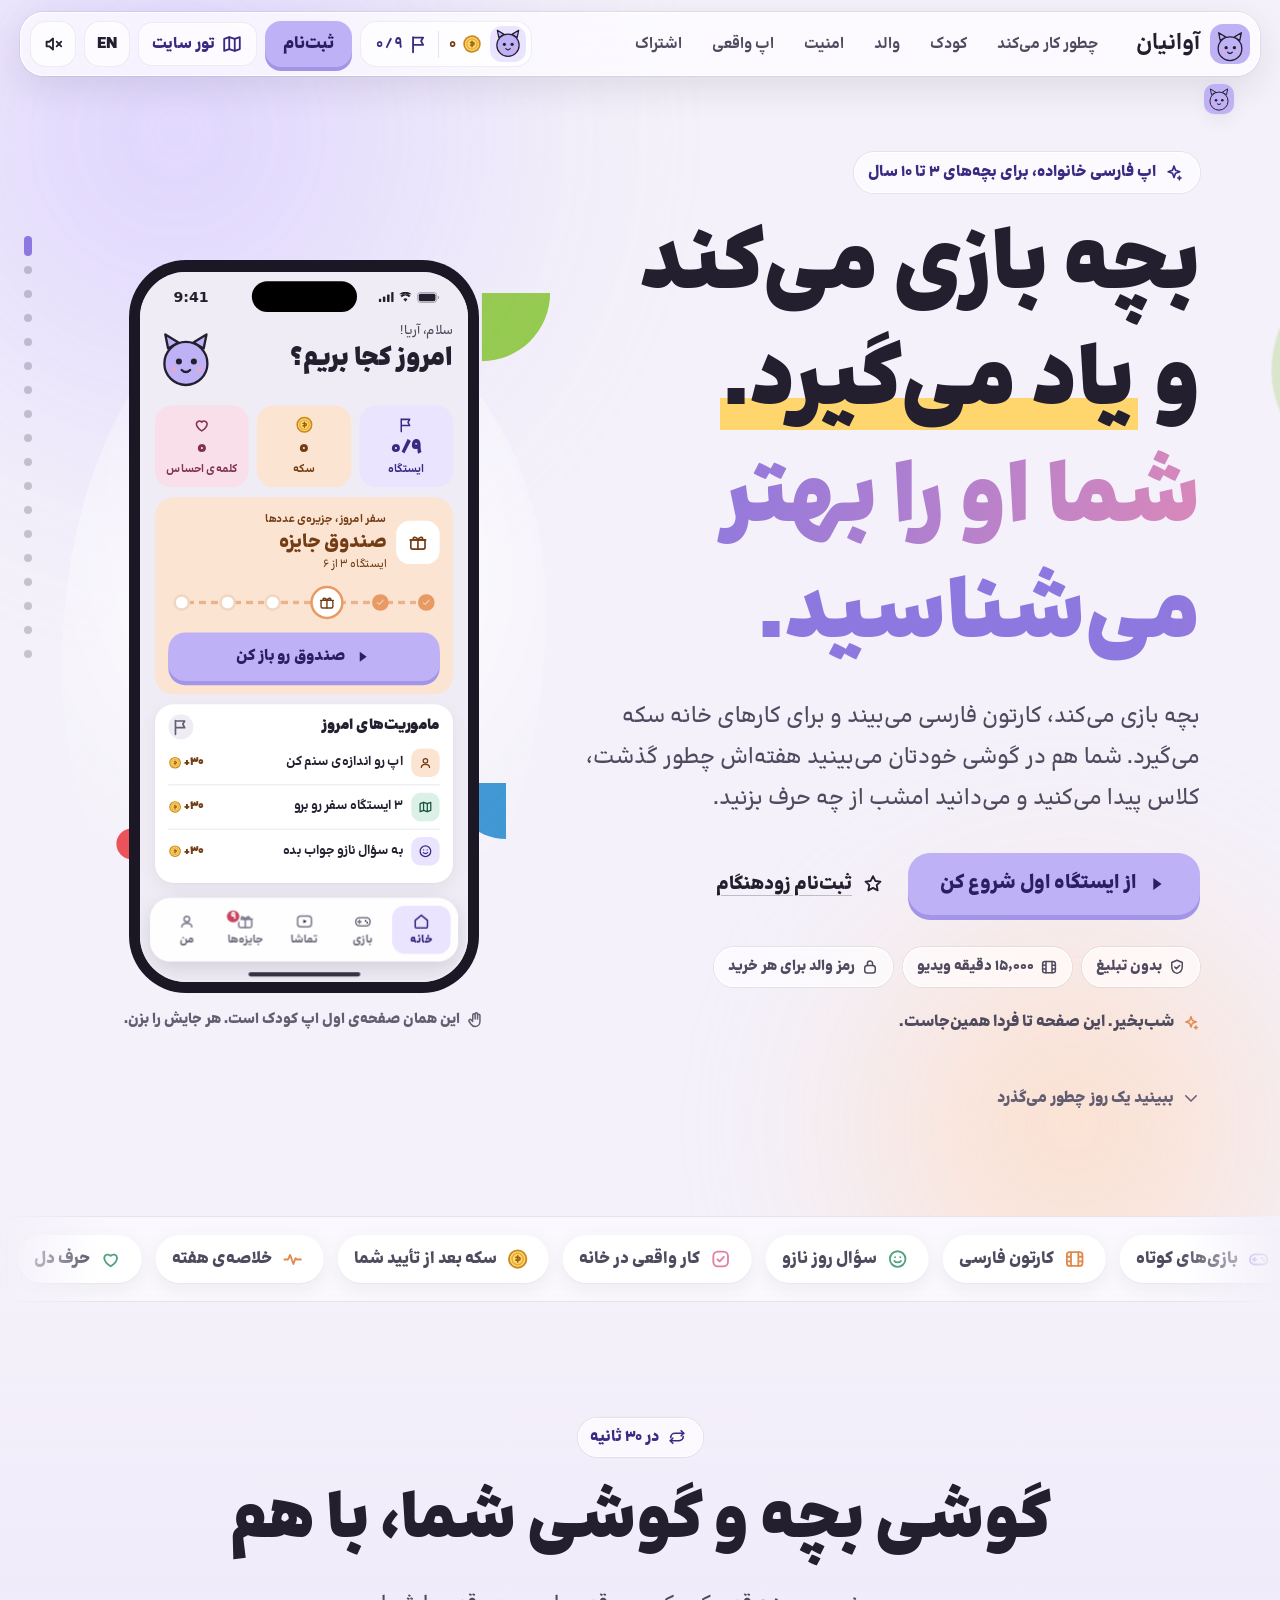
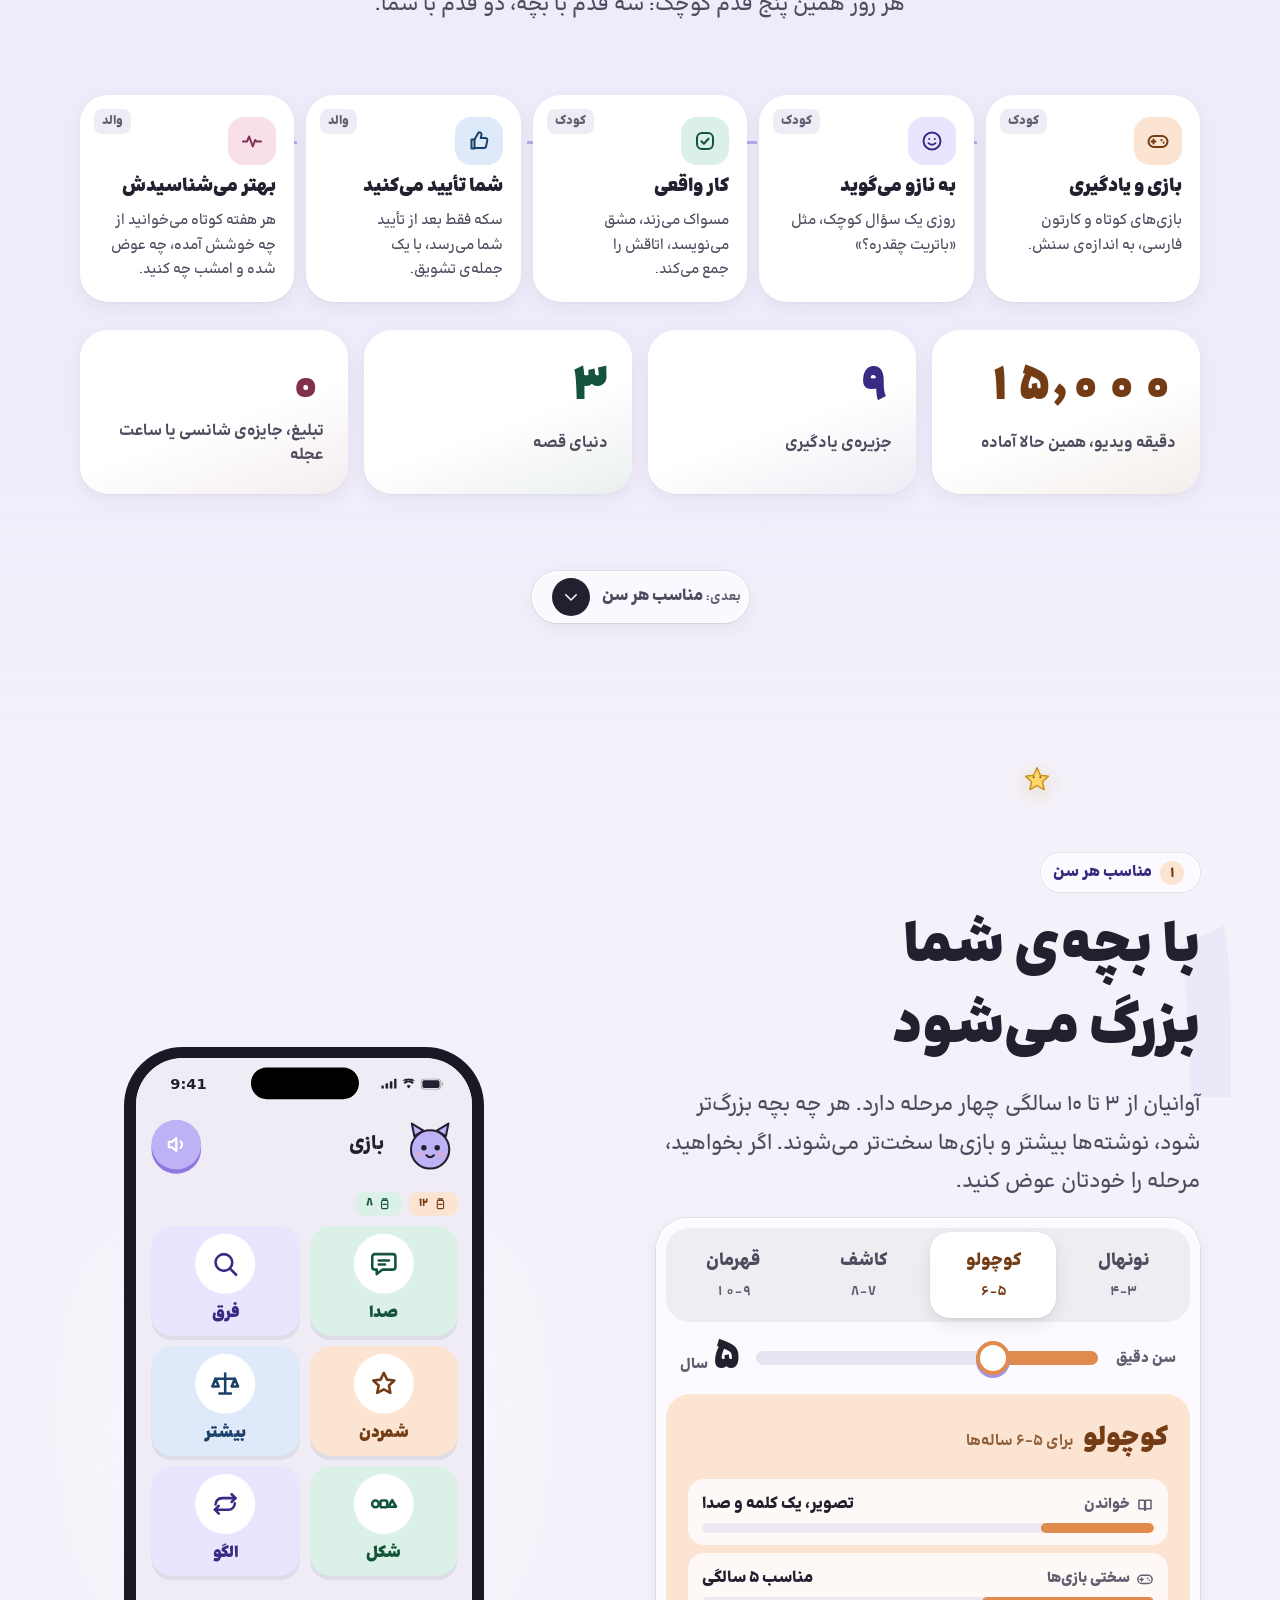
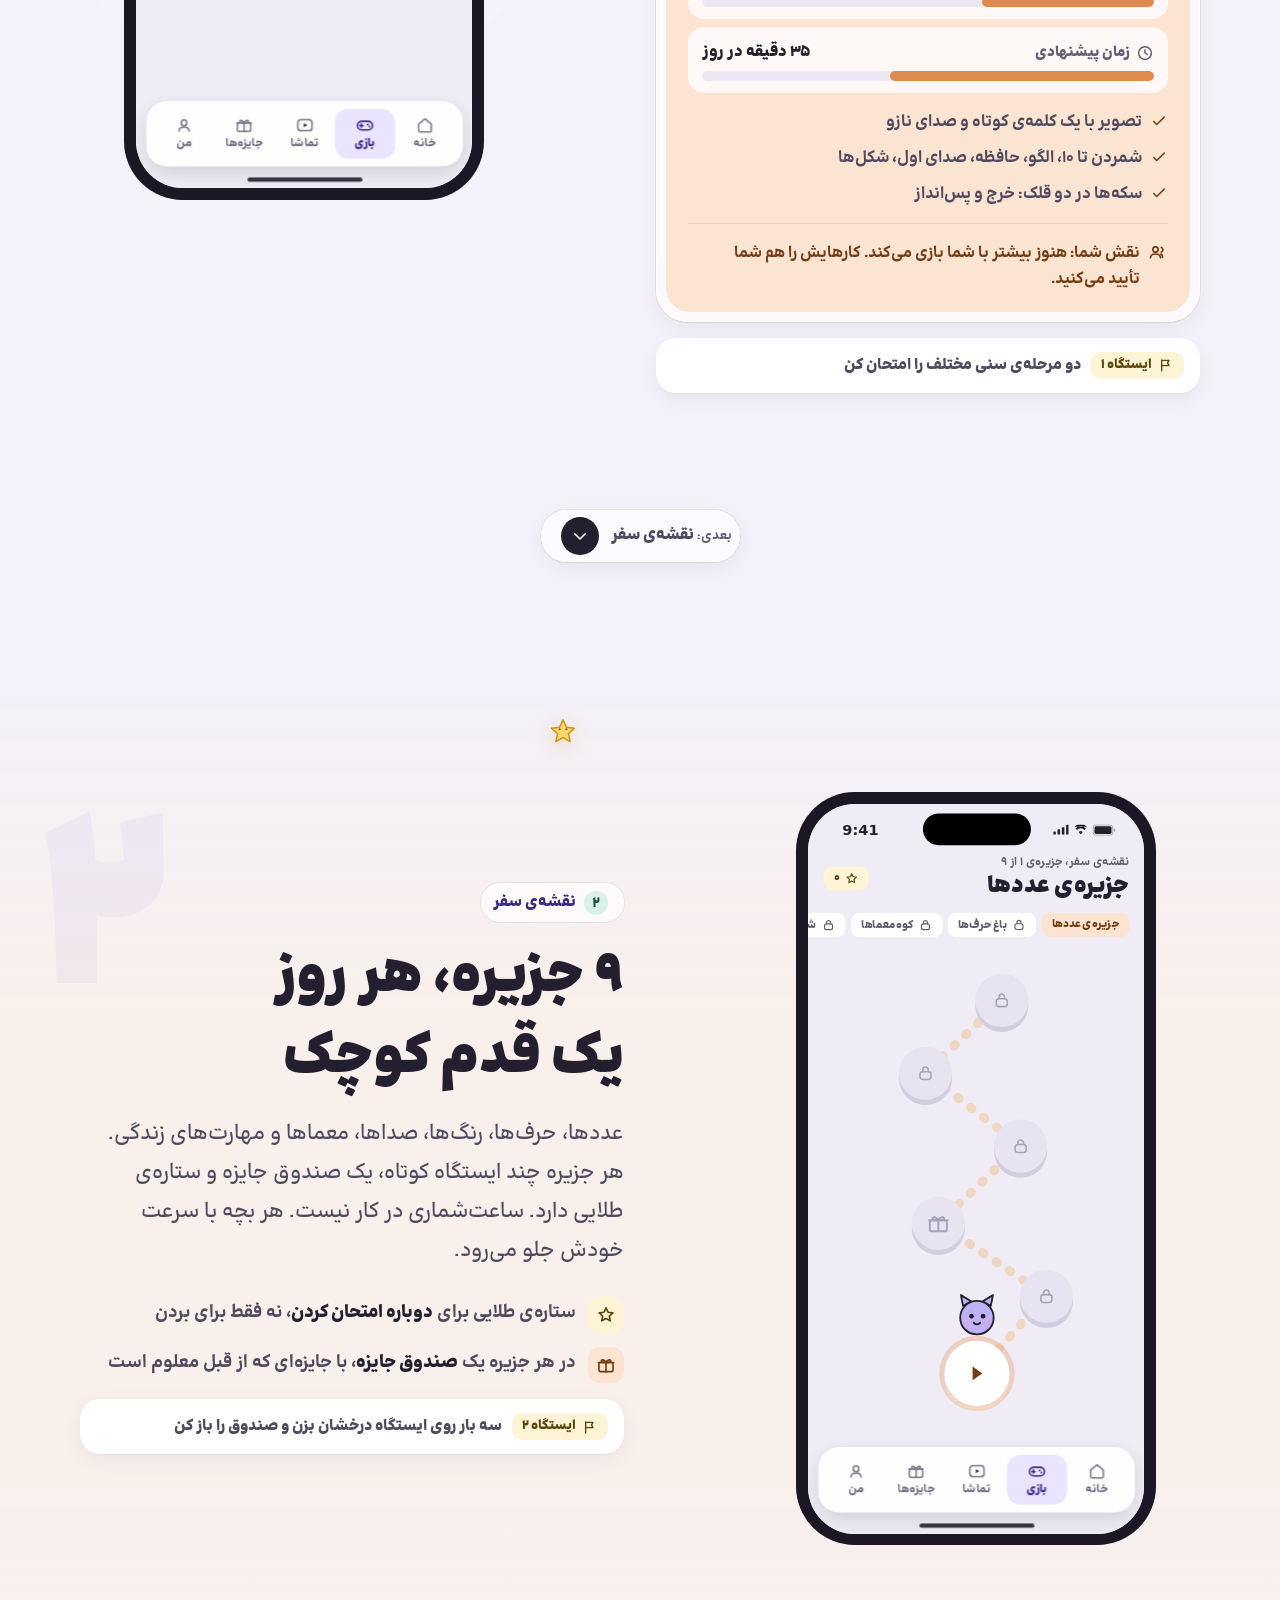
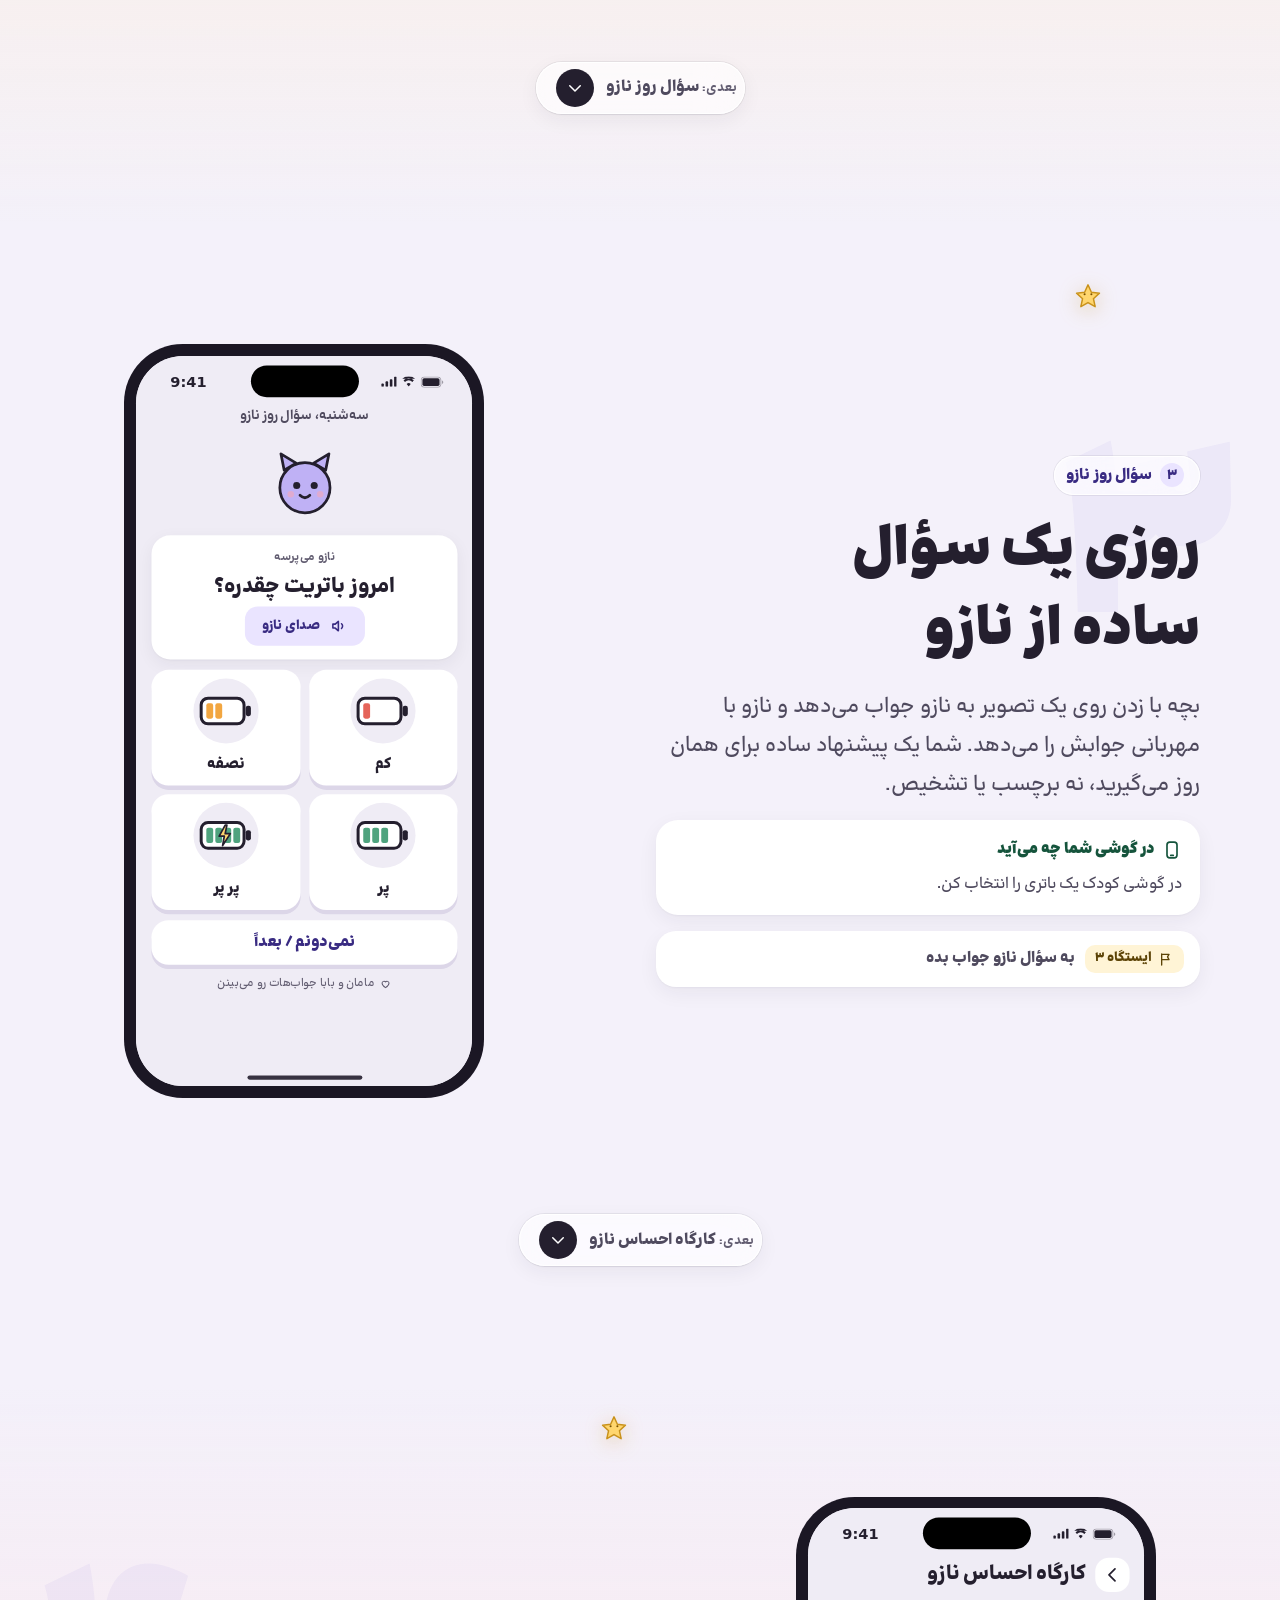
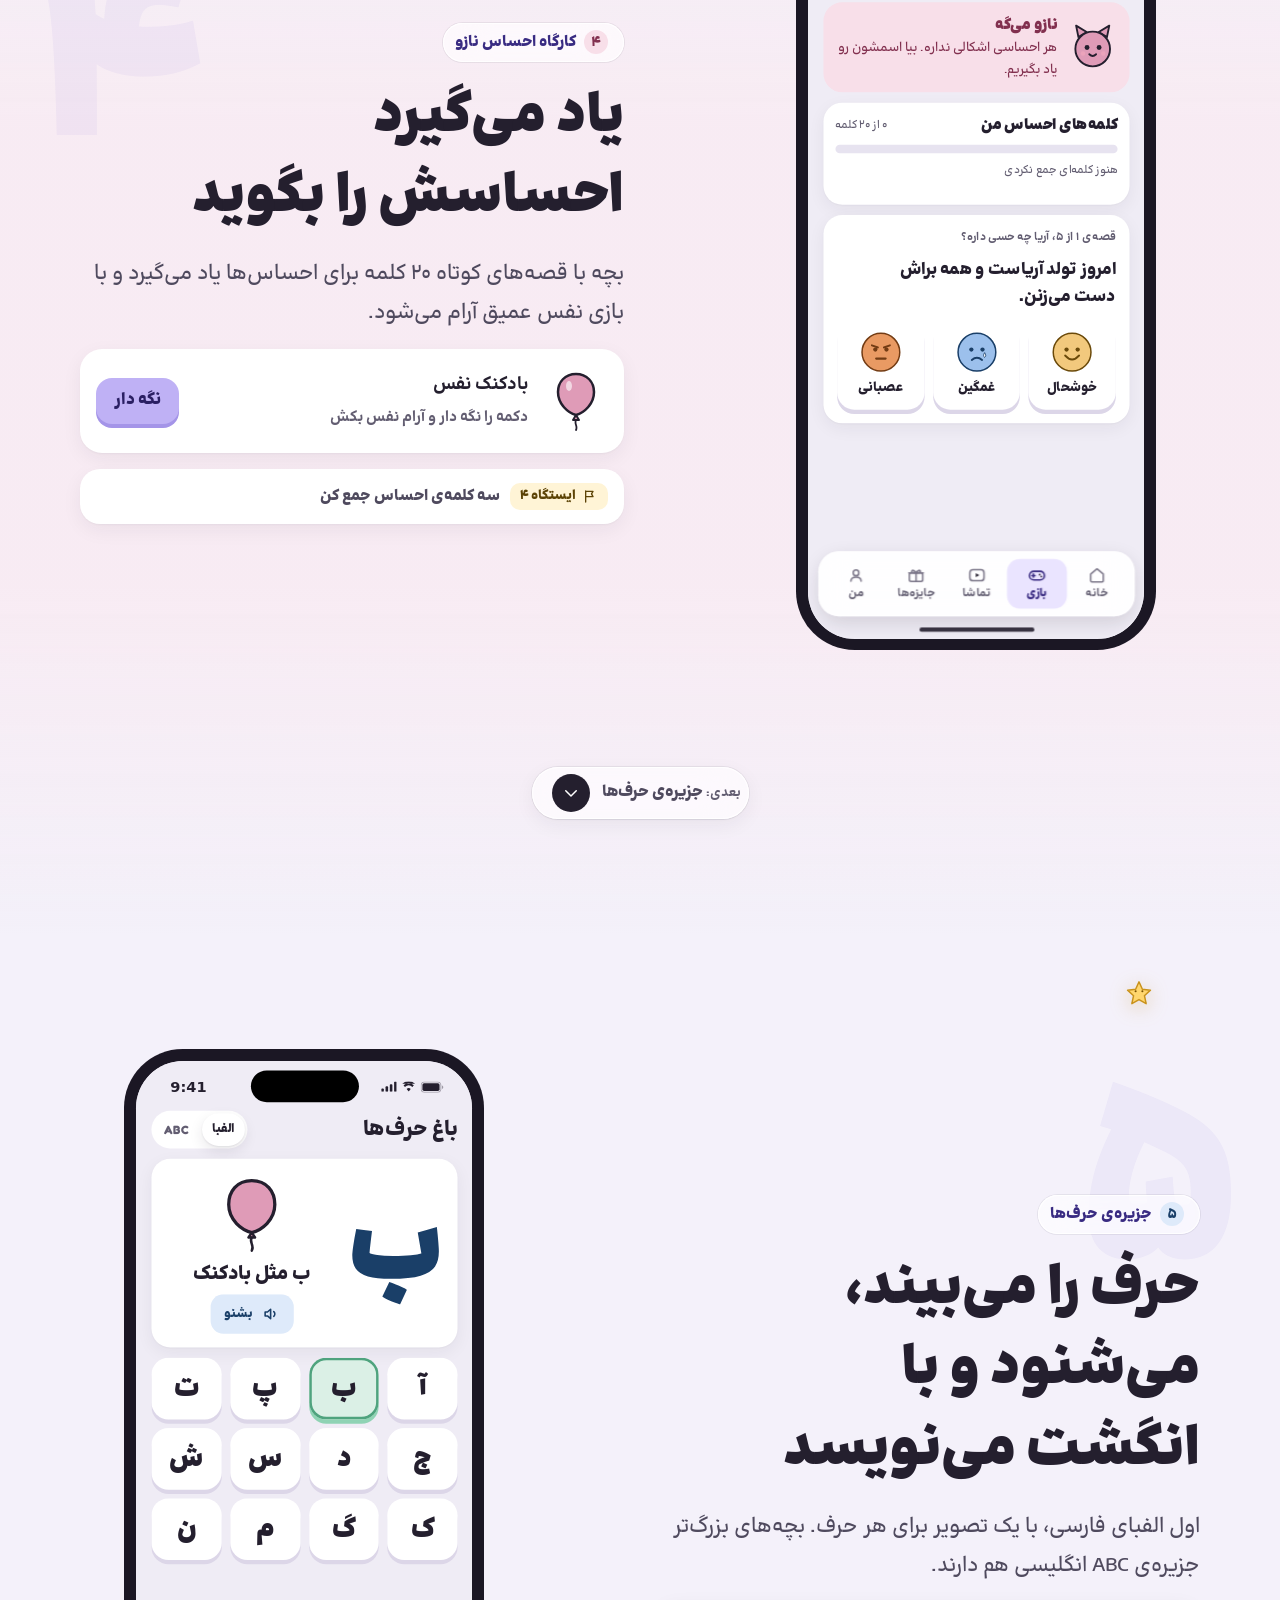
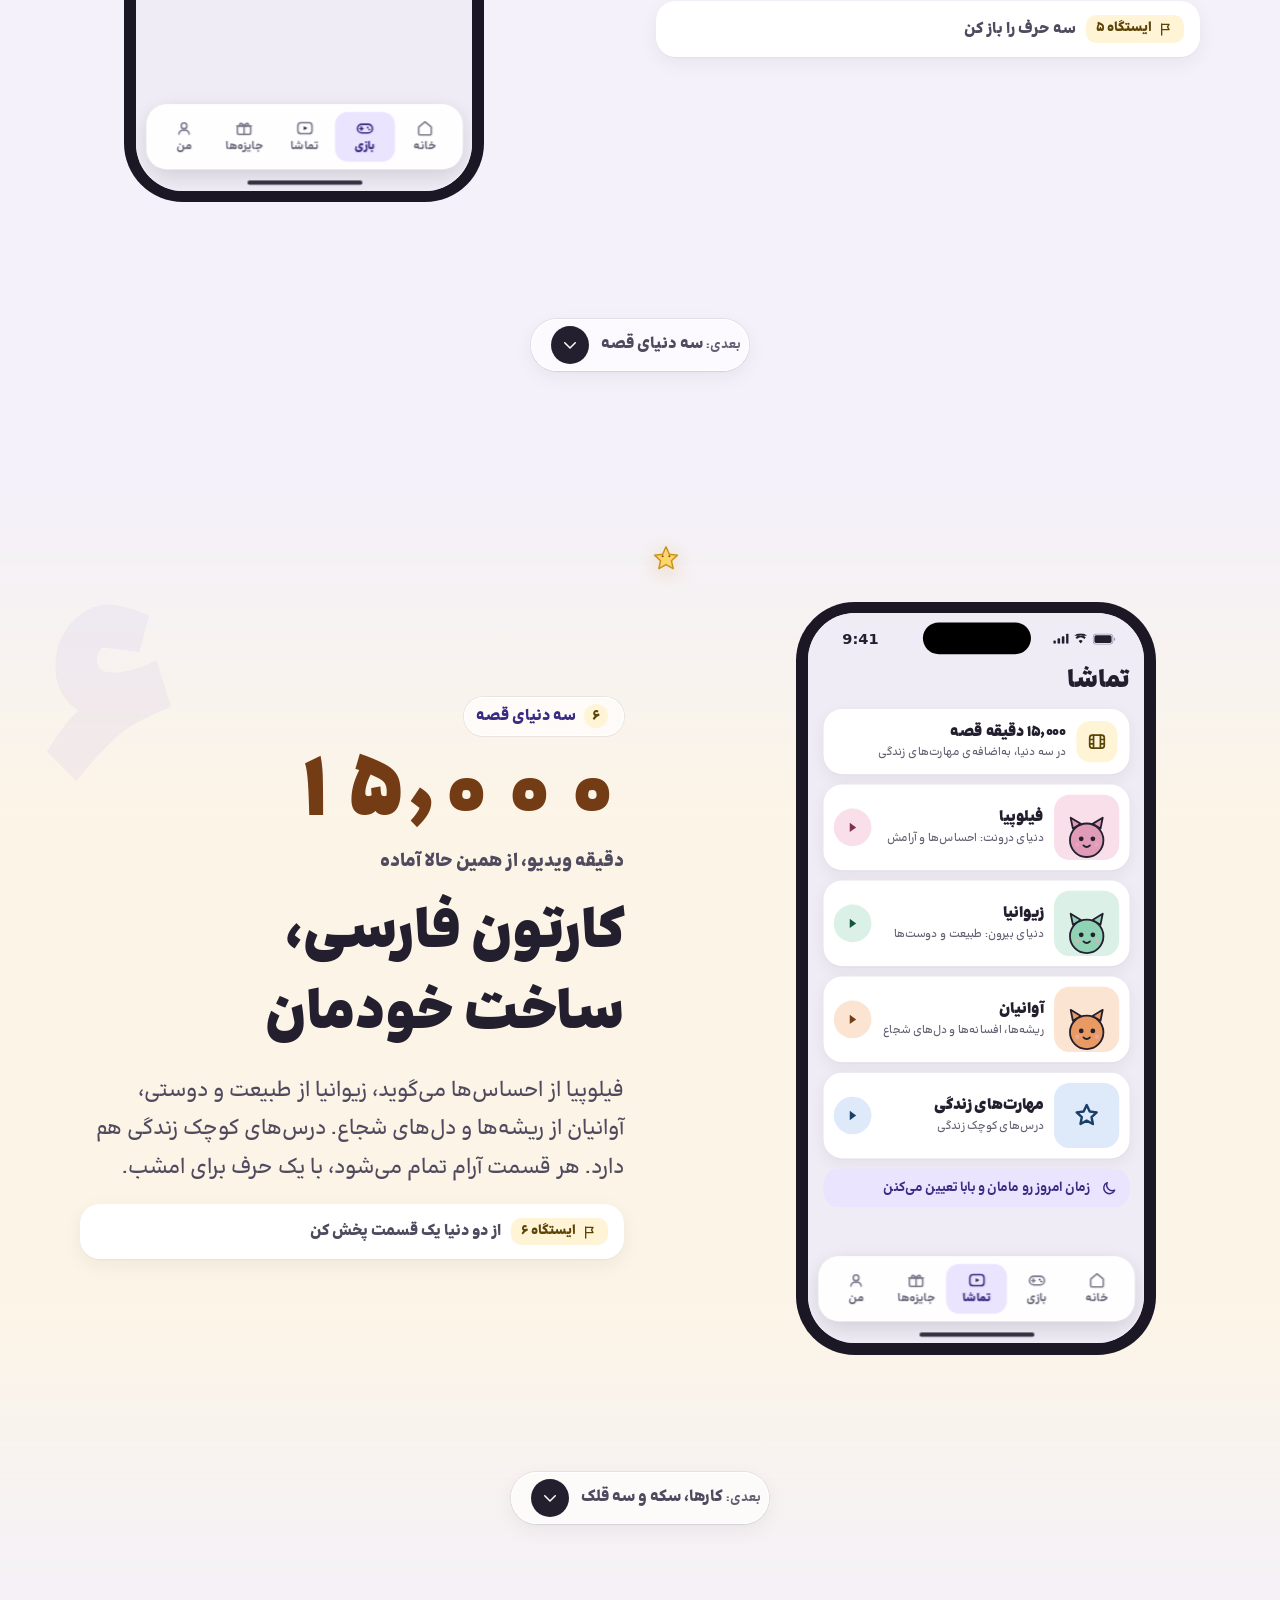
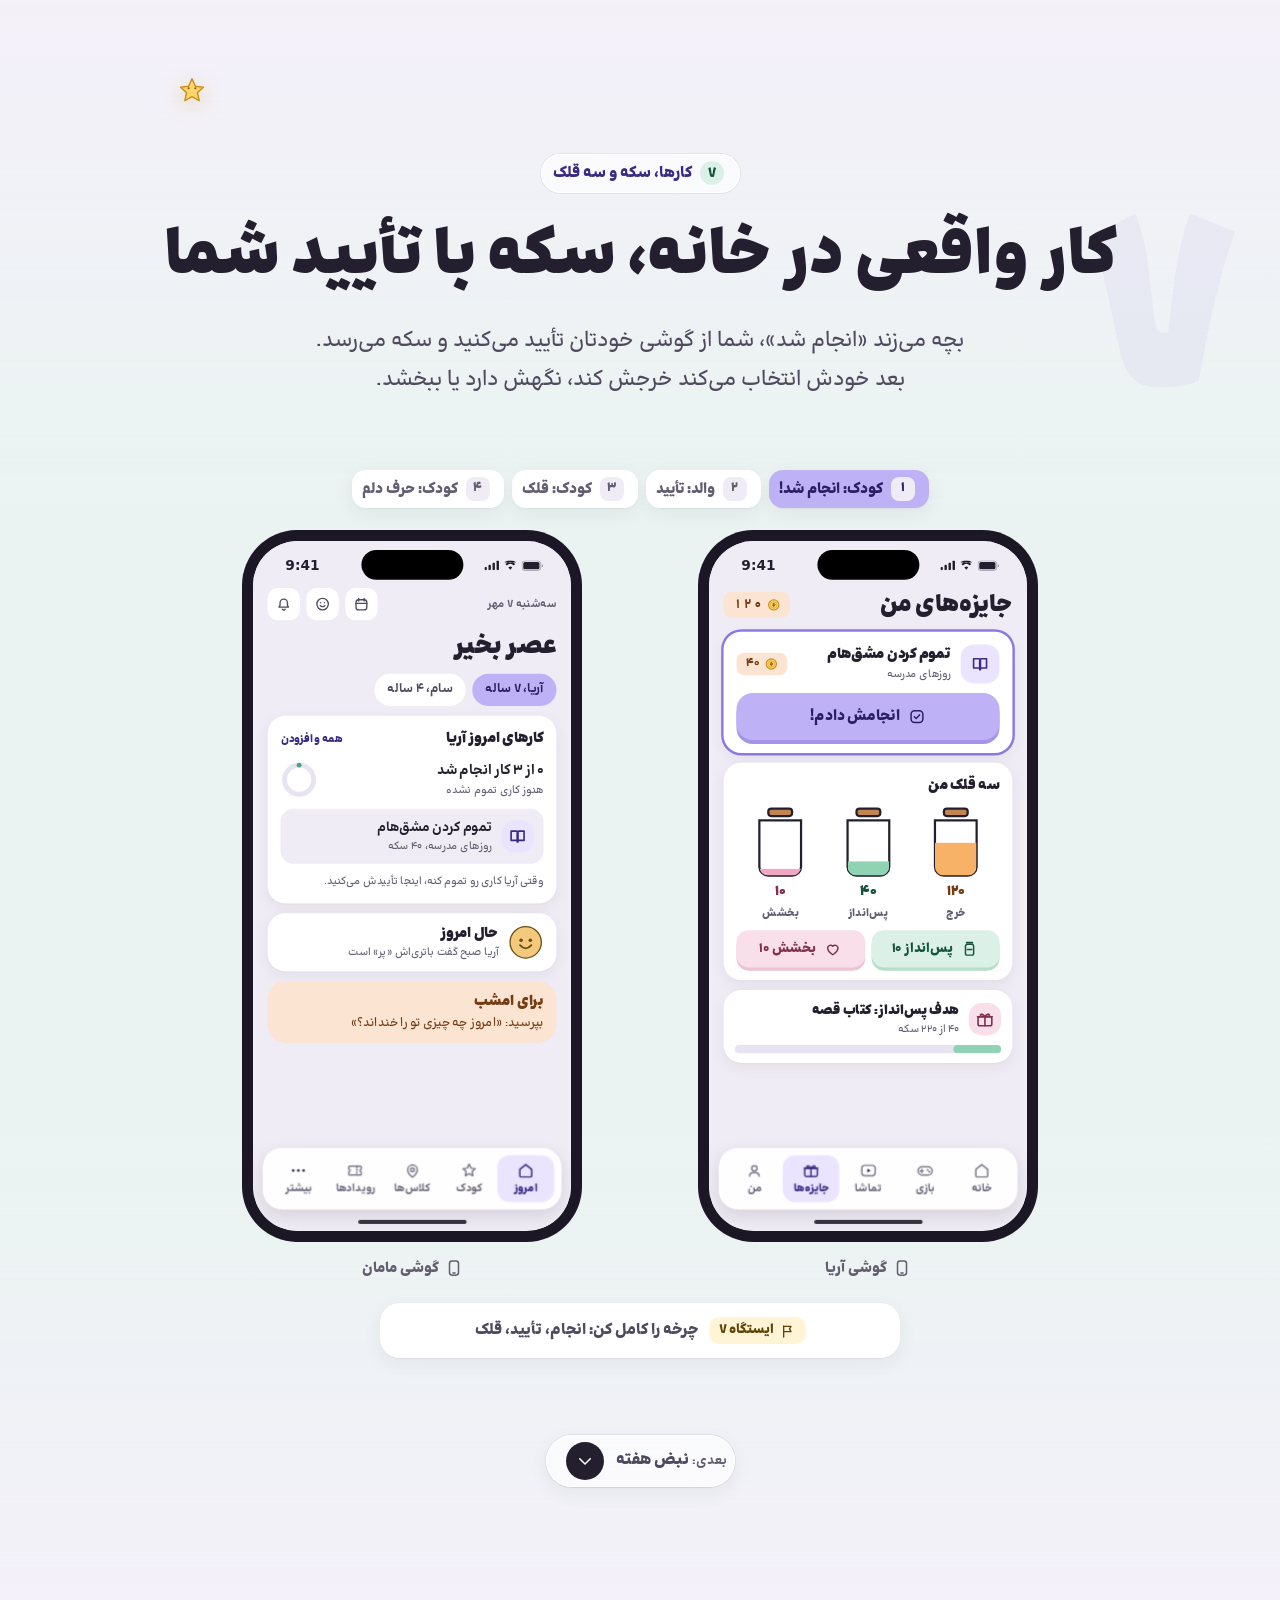
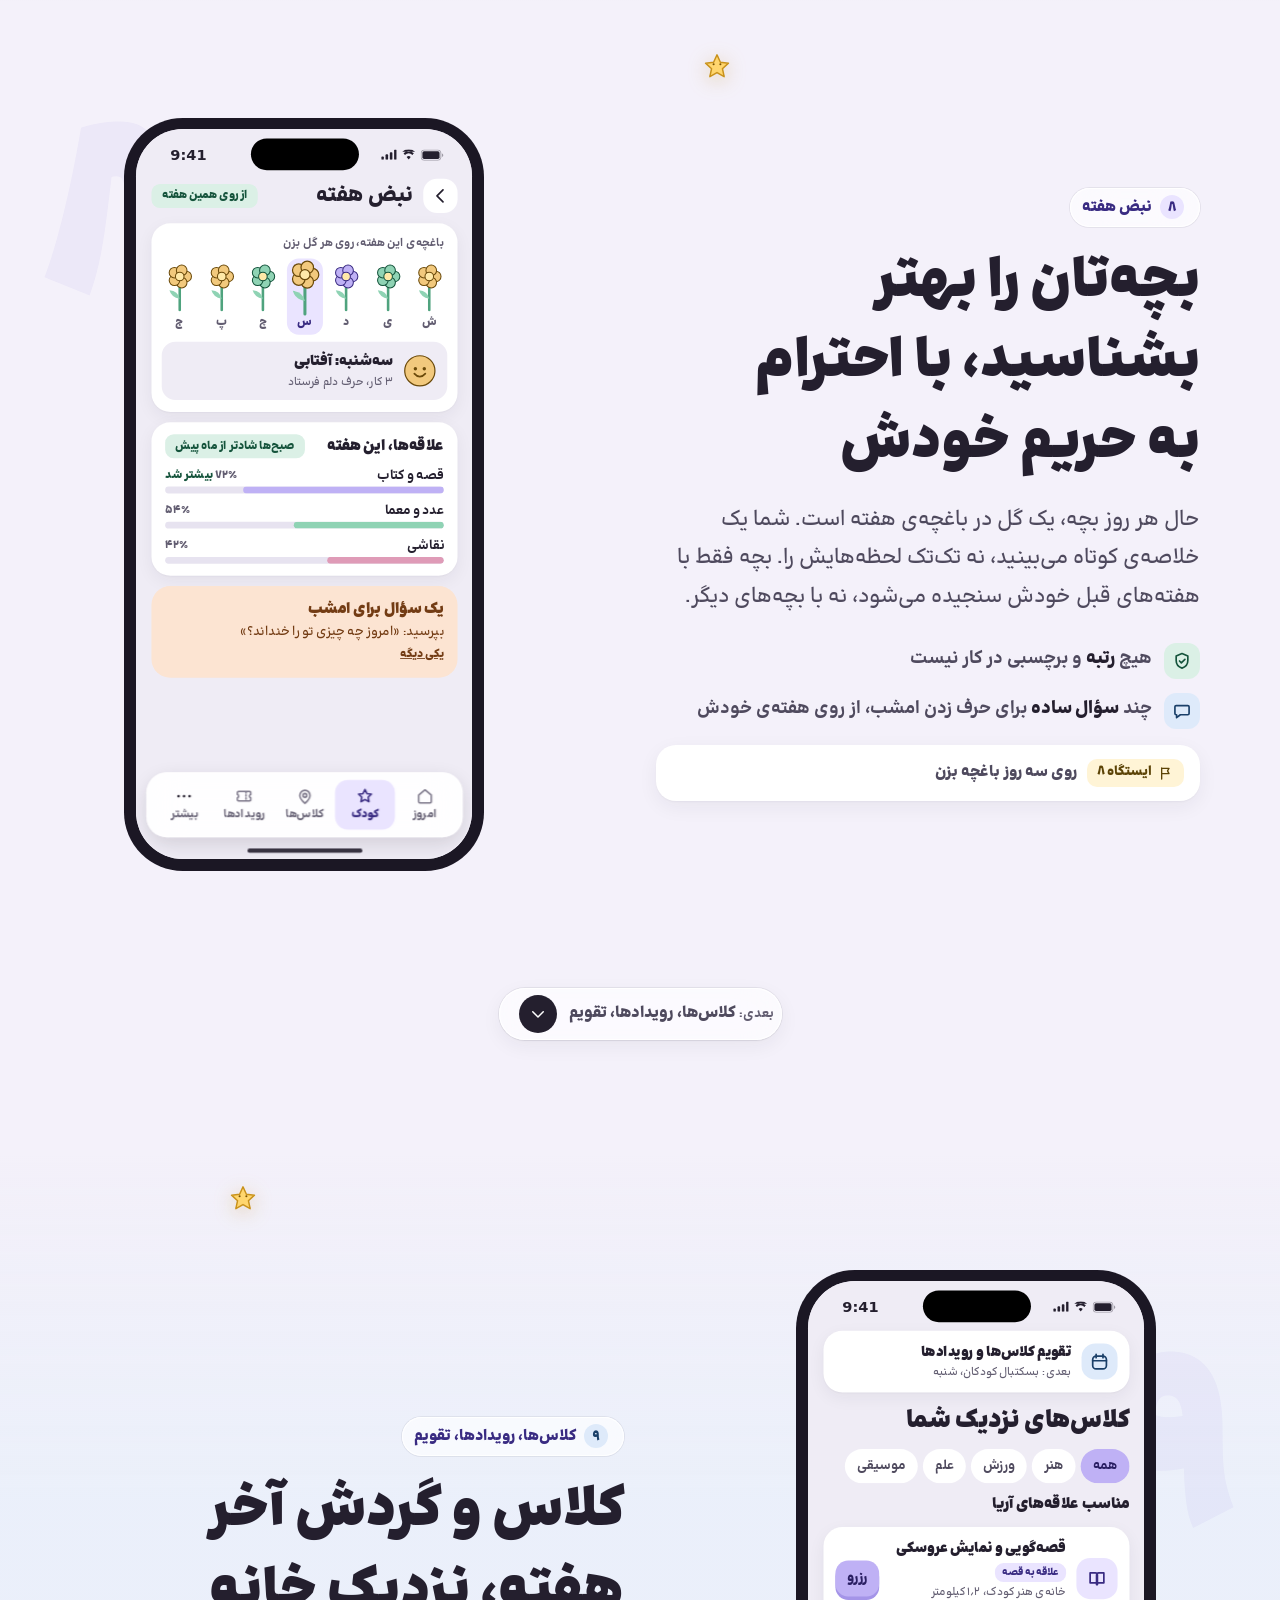
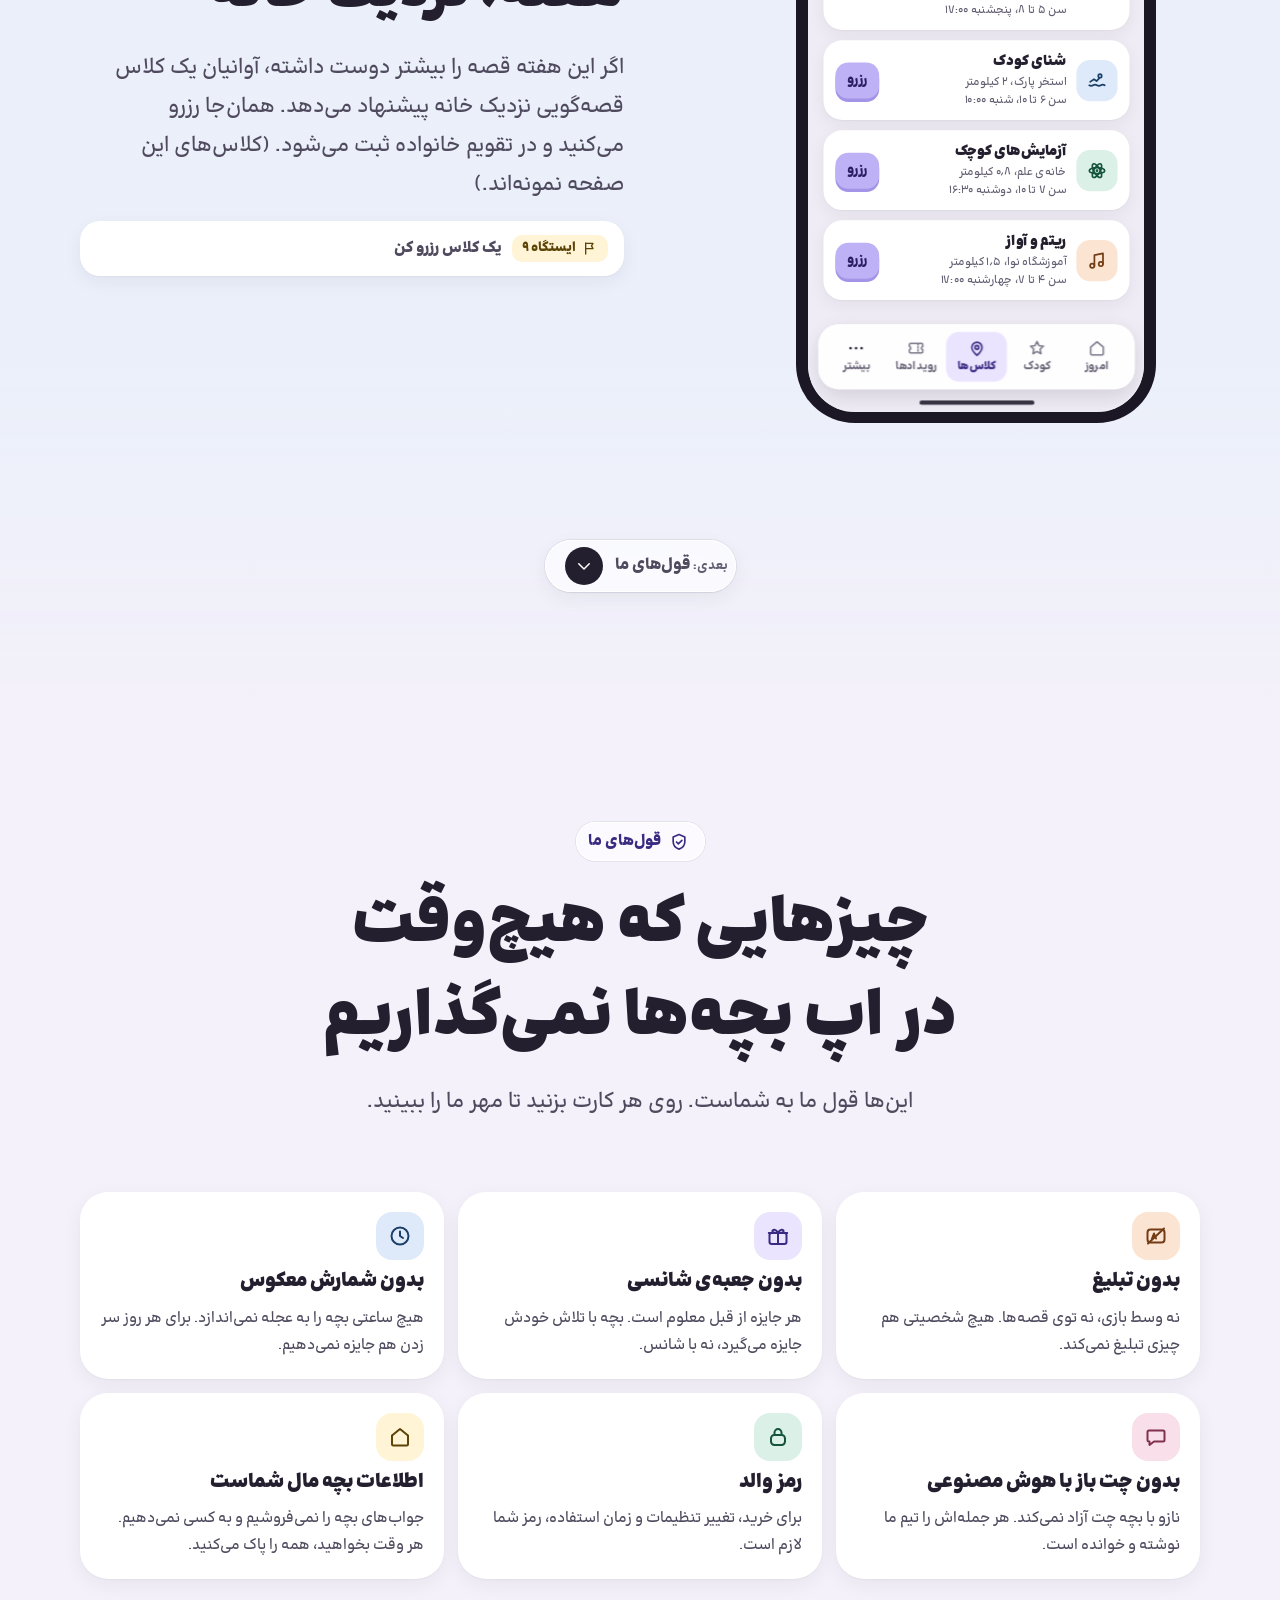
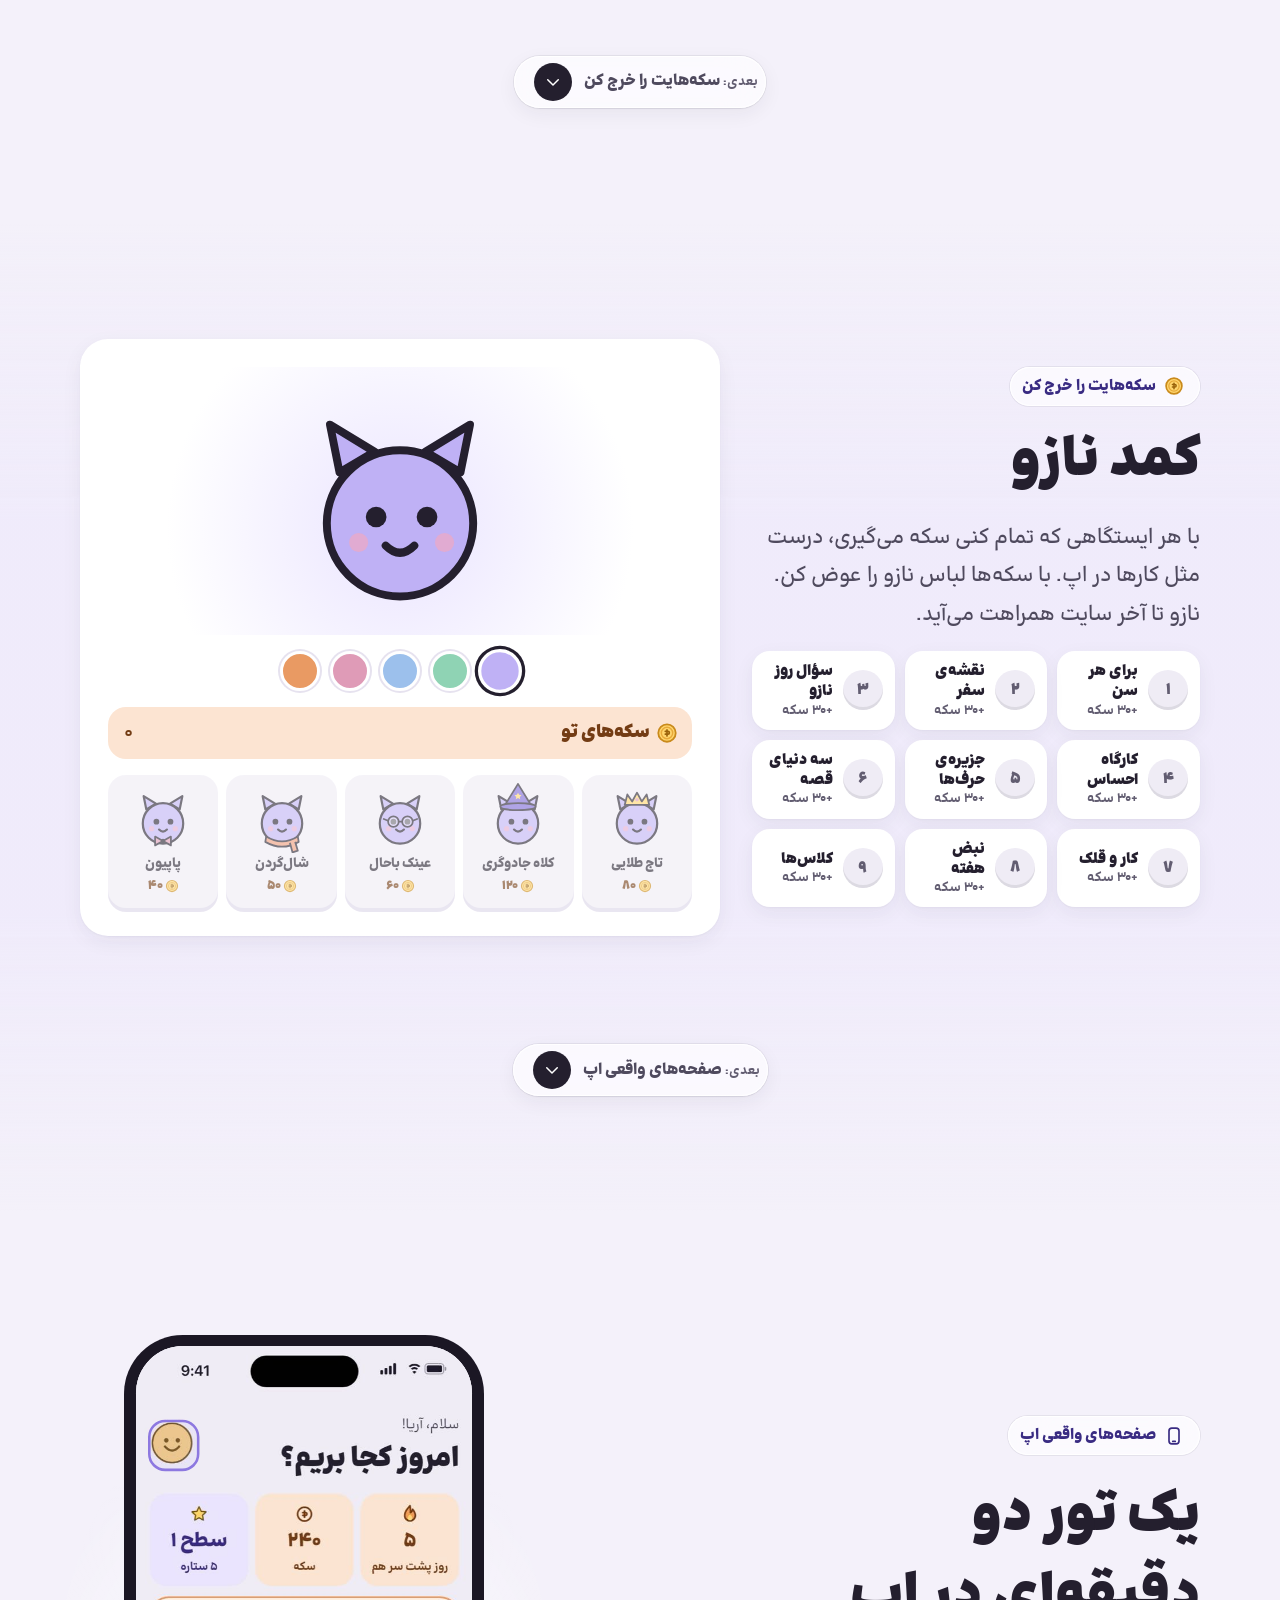
<file: index.html>
<!doctype html>
<html lang="fa" dir="rtl">
<head>
<meta charset="utf-8">
<meta name="viewport" content="width=device-width,initial-scale=1,viewport-fit=cover">
<title>آوانیان · اپ خانوادگی برای کودکان ۳ تا ۱۰ سال</title>
<meta name="description" content="آوانیان: اپ خانوادگی فارسی برای کودکان ۳ تا ۱۰ سال. بازی، کارتون، کارها و سکه برای کودک؛ نبض هفته، کلاس‌ها و تقویم برای والد.">
<meta name="theme-color" content="#F4F1FA">
<link rel="icon" type="image/svg+xml" href="[data-uri]">
<link rel="alternate icon" type="image/png" href="[data-uri]">
<link rel="apple-touch-icon" href="[data-uri]">
<meta name="apple-mobile-web-app-title" content="آوانیان">
<link rel="stylesheet" href="https://fonts.googleapis.com/css2?family=Fredoka:wght@400;500;600;700&display=swap" media="print" onload="this.media='all'"><noscript><link rel="stylesheet" href="https://fonts.googleapis.com/css2?family=Fredoka:wght@400;500;600;700&display=swap"></noscript>
<link rel="stylesheet" href="style.css">
<script src="portal.js"></script>
</head>
<body>
<header class="nav" id="nav">
 <div class="wrap">
  <a class="logo" href="#top" aria-label="آوانیان"><span class="mk" data-nazo="logo"></span><b data-en="Avanian">آوانیان</b></a>
  <nav class="links" aria-label="sections">
   <a href="#how" data-en="How it works">چطور کار می‌کند</a>
   <a href="#age" data-en="Kids">کودک</a>
   <a href="#family" data-en="Parents">والد</a>
   <a href="#safe" data-en="Safety">امنیت</a>
   <a href="#real" data-en="Real app">اپ واقعی</a>
   <a href="#price" data-en="Plans">اشتراک</a>
  </nav>
  <div class="nav-end">
   <button class="hud" id="hud" aria-haspopup="dialog" aria-label="journey">
    <span class="av" data-nazo="hud"></span>
    <span class="coins"><i data-ic="coin"></i><b class="num" id="hudCoins">۰</b></span>
    <span class="isl"><i data-ic="flag"></i><b class="num" id="hudIsl">۰/۹</b></span>
   </button>
   <a class="btn sm navcta" href="#join" data-en="Join">ثبت‌نام</a>
   <button class="tourbtn" id="tourBtn"><i data-ic="map"></i><span data-en="Site tour">تور سایت</span></button>
   <button class="ibtn" id="langBtn" aria-label="language">EN</button>
   <button class="ibtn" id="sndBtn" aria-pressed="false" aria-label="sound"><i data-ic="mute"></i></button>
  </div>
 <div class="navprog" id="navprog" aria-hidden="true"><i></i><i></i><i></i><i></i><i></i><i></i><i></i><i></i><i></i></div>
 </div>
</header>
<div id="live" class="sr" aria-live="polite"></div>

<main>
<!-- HERO -->
<section class="hero" id="top">
 <div class="wrap">
  <div class="copy">
   <span class="eyebrow"><i data-ic="sparkle"></i><span data-en="A Persian family app for kids 3 to 10">اپ فارسی خانواده، برای بچه‌های ۳ تا ۱۰ سال</span></span>
   <h1 style="margin-top:16px" data-en="Kids play and learn.<br><em>You get to know them better.</em>">بچه بازی می‌کند و <span class="u">یاد می‌گیرد.</span><br><em>شما او را بهتر می‌شناسید.</em></h1>
   <p class="lead" data-en="Your child plays, watches Persian cartoons and earns coins for jobs around the house. On your own phone you see how their week went, find classes, and know what to talk about tonight.">بچه بازی می‌کند، کارتون فارسی می‌بیند و برای کارهای خانه سکه می‌گیرد. شما هم در گوشی خودتان می‌بینید هفته‌اش چطور گذشت، کلاس پیدا می‌کنید و می‌دانید امشب از چه حرف بزنید.</p>
   <div class="ctas">
    <a class="btn" href="#age" id="startBtn"><i data-ic="play"></i><span data-en="Start at stop 1">از ایستگاه اول شروع کن</span></a>
    <a class="btn white" href="#join"><i data-ic="star"></i><span data-en="Join the waitlist">ثبت‌نام زودهنگام</span></a>
   </div>
   <div class="badges">
    <span><i data-ic="shield" style="color:var(--mint-deep)"></i><span data-en="No ads">بدون تبلیغ</span></span>
    <span><i data-ic="film" style="color:var(--peach-deep)"></i><span data-en="15,000 minutes of video">۱۵٬۰۰۰ دقیقه ویدیو</span></span>
    <span><i data-ic="lock" style="color:var(--lilac-deep)"></i><span data-en="Parent PIN on every purchase">رمز والد برای هر خرید</span></span>
   </div>
   <a class="cue" href="#how"><i data-ic="down"></i><span data-en="See how a day goes">ببینید یک روز چطور می‌گذرد</span></a>
  </div>
  <div class="herostage">
   <span class="blob" aria-hidden="true"></span>
   <div class="floaty f1"><span class="sq" style="background:var(--mint-soft);color:var(--mint-ink)"><i data-ic="check"></i></span><span data-en="Task done<small>Waiting for mum's OK</small>">کار انجام شد<small>منتظر تأیید مامان</small></span></div>
   <div class="floaty f2"><span class="sq" style="background:var(--rose-soft);color:var(--rose-ink)"><i data-ic="heart"></i></span><span data-en="From the heart<small>A picture message from Arya</small>">حرف دلم<small>یک پیام تصویری از آریا</small></span></div>
   <div class="floaty f3"><span class="sq" style="background:var(--sky-soft);color:var(--sky-ink)"><i data-ic="pulse"></i></span><span data-en="Weekly pulse<small>Loved stories more</small>">نبض هفته<small>قصه را بیشتر دوست داشته</small></span></div>
   <div class="device" id="phHero"><div class="glass"><div class="scr"></div></div></div>
   <p class="dvlabel"><i data-ic="hand"></i><span data-en="This is the first screen of the kid app. Tap anywhere.">این همان صفحه‌ی اول اپ کودک است. هر جایش را بزن.</span></p>
  </div>
 </div>
</section>

<!-- BAND -->
<div class="band" aria-hidden="true"><div class="track">
 <span><i data-ic="game"></i><span data-en="Short games">بازی‌های کوتاه</span></span><span><i data-ic="film"></i><span data-en="Persian cartoons">کارتون فارسی</span></span><span><i data-ic="smile"></i><span data-en="Nazo's daily question">سؤال روز نازو</span></span><span><i data-ic="check"></i><span data-en="Real jobs at home">کار واقعی در خانه</span></span><span><i data-ic="coin"></i><span data-en="Coins after your OK">سکه بعد از تأیید شما</span></span><span><i data-ic="pulse"></i><span data-en="A weekly summary">خلاصه‌ی هفته</span></span><span><i data-ic="heart"></i><span data-en="Words from the heart">حرف دل</span></span><span><i data-ic="shield"></i><span data-en="No ads">بدون تبلیغ</span></span>
 <span><i data-ic="game"></i><span data-en="Short games">بازی‌های کوتاه</span></span><span><i data-ic="film"></i><span data-en="Persian cartoons">کارتون فارسی</span></span><span><i data-ic="smile"></i><span data-en="Nazo's daily question">سؤال روز نازو</span></span><span><i data-ic="check"></i><span data-en="Real jobs at home">کار واقعی در خانه</span></span><span><i data-ic="coin"></i><span data-en="Coins after your OK">سکه بعد از تأیید شما</span></span><span><i data-ic="pulse"></i><span data-en="A weekly summary">خلاصه‌ی هفته</span></span><span><i data-ic="heart"></i><span data-en="Words from the heart">حرف دل</span></span><span><i data-ic="shield"></i><span data-en="No ads">بدون تبلیغ</span></span>
</div></div>

<!-- HOW -->
<section class="tint-lilac" id="how">
 <div class="wrap">
  <div class="head center">
   <span class="eyebrow"><i data-ic="loop"></i><span data-en="In 30 seconds">در ۳۰ ثانیه</span></span>
   <h2 class="h2" data-en="Your child's phone and yours, together">گوشی بچه و گوشی شما، با هم</h2>
   <p class="lead" data-en="Five small steps every day: three for your child, two for you.">هر روز همین پنج قدم کوچک: سه قدم با بچه، دو قدم با شما.</p>
  </div>
  <div class="loop">
   <div class="lstep rv" style="--c-soft:var(--peach-soft);--c-ink:var(--peach-ink)"><span class="who" data-en="Kid">کودک</span><span class="sq"><i data-ic="game"></i></span><h3 data-en="Plays and learns">بازی و یادگیری</h3><p data-en="Short games and Persian cartoons, sized for their age.">بازی‌های کوتاه و کارتون فارسی، به اندازه‌ی سنش.</p></div>
   <div class="lstep rv" style="--c-soft:var(--lilac-soft);--c-ink:var(--lilac-ink)"><span class="who" data-en="Kid">کودک</span><span class="sq"><i data-ic="smile"></i></span><h3 data-en="Tells Nazo">به نازو می‌گوید</h3><p data-en="One small question a day, like “How full is your battery?”">روزی یک سؤال کوچک، مثل «باتریت چقدره؟»</p></div>
   <div class="lstep rv" style="--c-soft:var(--mint-soft);--c-ink:var(--mint-ink)"><span class="who" data-en="Kid">کودک</span><span class="sq"><i data-ic="check"></i></span><h3 data-en="Does a real task">کار واقعی</h3><p data-en="Brushes teeth, does homework, tidies the room.">مسواک می‌زند، مشق می‌نویسد، اتاقش را جمع می‌کند.</p></div>
   <div class="lstep rv" style="--c-soft:var(--sky-soft);--c-ink:var(--sky-ink)"><span class="who" data-en="Parent">والد</span><span class="sq"><i data-ic="thumb"></i></span><h3 data-en="You approve">شما تأیید می‌کنید</h3><p data-en="Coins arrive only after your OK, with a word of praise.">سکه فقط بعد از تأیید شما می‌رسد، با یک جمله‌ی تشویق.</p></div>
   <div class="lstep rv" style="--c-soft:var(--rose-soft);--c-ink:var(--rose-ink)"><span class="who" data-en="Parent">والد</span><span class="sq"><i data-ic="pulse"></i></span><h3 data-en="You get to know them">بهتر می‌شناسیدش</h3><p data-en="Each week, a short note on what they enjoyed, what changed and one idea for tonight.">هر هفته کوتاه می‌خوانید از چه خوشش آمده، چه عوض شده و امشب چه کنید.</p></div>
  </div>
  <div class="stats">
   <div class="statbig rv" style="--c-ink:var(--peach-ink)"><b class="num" data-count="15000">۰</b><span data-en="minutes of video, ready now">دقیقه ویدیو، همین حالا آماده</span></div>
   <div class="statbig rv" style="--c-ink:var(--lilac-ink)"><b class="num" data-count="9">۰</b><span data-en="learning islands">جزیره‌ی یادگیری</span></div>
   <div class="statbig rv" style="--c-ink:var(--mint-ink)"><b class="num" data-count="3">۰</b><span data-en="worlds of stories">دنیای قصه</span></div>
   <div class="statbig rv" style="--c-ink:var(--rose-ink)"><b class="num" data-count="0">۰</b><span data-en="ads, lucky-draw prizes or countdown clocks">تبلیغ، جایزه‌ی شانسی یا ساعت عجله</span></div>
  </div>
 </div>
</section>

<!-- 1 AGE -->
<section id="age" data-st="0">
 <div class="wrap feat">
  <div class="fcopy">
   <span class="eyebrow" style="--c-soft:var(--peach-soft);--c-ink:var(--peach-ink)"><span class="n num">۱</span><span data-en="Right for every age">مناسب هر سن</span></span>
   <h2 class="h2" data-en="It grows with your child">با بچه‌ی شما بزرگ می‌شود</h2>
   <p class="lead" data-en="Avanian has four stages from 3 to 10. As your child grows, there's more text and the games get harder. You can change the stage yourself any time.">آوانیان از ۳ تا ۱۰ سالگی چهار مرحله دارد. هر چه بچه بزرگ‌تر شود، نوشته‌ها بیشتر و بازی‌ها سخت‌تر می‌شوند. اگر بخواهید، مرحله را خودتان عوض کنید.</p>
   <div class="agebox">
    <div class="stg" role="tablist" id="stgTabs" aria-label="مرحله‌ی سنی"></div>
    <div class="agerow"><label for="ageR" data-en="Exact age">سن دقیق</label><input class="range" type="range" id="ageR" min="3" max="10" step="1" value="5"><span class="big num" id="ageBig">۵<small>سال</small></span></div>
    <div class="stgd" id="stgD" aria-live="polite"></div>
   </div>
   <div class="try" data-try="0"><span class="tg"><i data-ic="flag"></i><span data-en="Stop 1">ایستگاه ۱</span></span><span data-en="Try two different stages">دو مرحله‌ی سنی مختلف را امتحان کن</span></div>
  </div>
  <div class="stage"><div class="device" id="phAge"><div class="glass"><div class="scr"></div></div></div></div>
 </div>
</section>

<!-- 2 MAP -->
<section class="tint-peach" id="map" data-st="1">
 <div class="wrap feat flip">
  <div class="fcopy">
   <span class="eyebrow" style="--c-soft:var(--mint-soft);--c-ink:var(--mint-ink)"><span class="n num">۲</span><span data-en="Journey map">نقشه‌ی سفر</span></span>
   <h2 class="h2" data-en="Nine islands, one small step a day">۹ جزیره، هر روز یک قدم کوچک</h2>
   <p class="lead" data-en="Numbers, letters, colours, sounds, puzzles and life skills. Each island has a few short stops, a treasure chest and gold stars. There's no clock: every child goes at their own pace.">عددها، حرف‌ها، رنگ‌ها، صداها، معماها و مهارت‌های زندگی. هر جزیره چند ایستگاه کوتاه، یک صندوق جایزه و ستاره‌ی طلایی دارد. ساعت‌شماری در کار نیست. هر بچه با سرعت خودش جلو می‌رود.</p>
   <ul class="facts">
    <li><span class="sq" style="background:var(--sun-soft);color:var(--sun-ink)"><i data-ic="star"></i></span><span data-en="<b>Gold stars</b> for trying again, not just for winning">ستاره‌ی طلایی برای <b>دوباره امتحان کردن</b>، نه فقط برای بردن</span></li>
    <li><span class="sq" style="background:var(--peach-soft);color:var(--peach-ink)"><i data-ic="gift"></i></span><span data-en="A <b>treasure chest</b> on every island, and you always know what's inside">در هر جزیره یک <b>صندوق جایزه</b>، با جایزه‌ای که از قبل معلوم است</span></li>
   </ul>
   <div class="try" data-try="1"><span class="tg"><i data-ic="flag"></i><span data-en="Stop 2">ایستگاه ۲</span></span><span data-en="Tap the glowing stop three times and open the chest">سه بار روی ایستگاه درخشان بزن و صندوق را باز کن</span></div>
  </div>
  <div class="stage"><div class="device" id="phMap"><div class="glass"><div class="scr"></div></div></div></div>
 </div>
</section>

<!-- 3 ASK -->
<section id="ask" data-st="2">
 <div class="wrap feat">
  <div class="fcopy">
   <span class="eyebrow" style="--c-soft:var(--lilac-soft);--c-ink:var(--lilac-ink)"><span class="n num">۳</span><span data-en="Nazo's daily question">سؤال روز نازو</span></span>
   <h2 class="h2" data-en="One simple question from Nazo each day">روزی یک سؤال ساده از نازو</h2>
   <p class="lead" data-en="Your child answers Nazo by tapping a picture, and Nazo answers kindly. You get a simple idea for that same day. No labels, no diagnosis.">بچه با زدن روی یک تصویر به نازو جواب می‌دهد و نازو با مهربانی جوابش را می‌دهد. شما یک پیشنهاد ساده برای همان روز می‌گیرید، نه برچسب یا تشخیص.</p>
   <div class="side wait" id="askSide">
    <span class="lab"><i data-ic="phone"></i><span data-en="What shows on your phone">در گوشی شما چه می‌آید</span></span>
    <p id="askGuide" data-en="Pick a battery on the kid's phone.">در گوشی کودک یک باتری را انتخاب کن.</p>
   </div>
   <div class="try" data-try="2"><span class="tg"><i data-ic="flag"></i><span data-en="Stop 3">ایستگاه ۳</span></span><span data-en="Answer Nazo's question">به سؤال نازو جواب بده</span></div>
  </div>
  <div class="stage"><div class="device" id="phAsk"><div class="glass"><div class="scr"></div></div></div></div>
 </div>
</section>

<!-- 4 FEEL -->
<section class="tint-rose" id="feel" data-st="3">
 <div class="wrap feat flip">
  <div class="fcopy">
   <span class="eyebrow" style="--c-soft:var(--rose-soft);--c-ink:var(--rose-ink)"><span class="n num">۴</span><span data-en="Nazo's feelings workshop">کارگاه احساس نازو</span></span>
   <h2 class="h2" data-en="Learning to say how they feel">یاد می‌گیرد احساسش را بگوید</h2>
   <p class="lead" data-en="Through short stories, kids learn 20 words for feelings, and a deep-breathing game helps them calm down.">بچه با قصه‌های کوتاه ۲۰ کلمه برای احساس‌ها یاد می‌گیرد و با بازی نفس عمیق آرام می‌شود.</p>
   <div class="breath" id="breath">
    <span class="bal" aria-hidden="true"><svg viewBox="0 0 44 60"><path d="M22 3C11 3 4 11 4 21c0 12 10 21 18 23 8-2 18-11 18-23C40 11 33 3 22 3z" fill="#DF9BB7" stroke="#241F2E" stroke-width="2.5"/><path d="M22 44l-3 5h6z" fill="#DF9BB7" stroke="#241F2E" stroke-width="2" stroke-linejoin="round"/><path d="M22 49c-2 4 2 6 0 10" stroke="#241F2E" stroke-width="1.8" fill="none" stroke-linecap="round"/><ellipse cx="15" cy="15" rx="3" ry="5" fill="#fff" opacity=".6"/></svg></span>
    <span style="flex:1;min-width:0"><b style="display:block" data-en="Balloon breath">بادکنک نفس</b><small style="color:var(--ink-3);font-weight:700" id="breathTx" data-en="Hold the button and breathe in slowly">دکمه را نگه دار و آرام نفس بکش</small></span>
    <button class="btn sm" id="breathBtn" data-en="Hold">نگه دار</button>
   </div>
   <div class="try" data-try="3"><span class="tg"><i data-ic="flag"></i><span data-en="Stop 4">ایستگاه ۴</span></span><span data-en="Collect three feeling words">سه کلمه‌ی احساس جمع کن</span></div>
  </div>
  <div class="stage"><div class="device" id="phFeel"><div class="glass"><div class="scr"></div></div></div></div>
 </div>
</section>

<!-- 5 ABC -->
<section id="abc" data-st="4">
 <div class="wrap feat">
  <div class="fcopy">
   <span class="eyebrow" style="--c-soft:var(--sky-soft);--c-ink:var(--sky-ink)"><span class="n num">۵</span><span data-en="Letters island">جزیره‌ی حرف‌ها</span></span>
   <h2 class="h2" data-en="They see a letter, hear it and trace it with a finger">حرف را می‌بیند، می‌شنود و با انگشت می‌نویسد</h2>
   <p class="lead" data-en="Persian letters first, with a picture for each one. Older kids also get an English ABC island.">اول الفبای فارسی، با یک تصویر برای هر حرف. بچه‌های بزرگ‌تر جزیره‌ی ABC انگلیسی هم دارند.</p>
   <div class="try" data-try="4"><span class="tg"><i data-ic="flag"></i><span data-en="Stop 5">ایستگاه ۵</span></span><span data-en="Open three letters">سه حرف را باز کن</span></div>
  </div>
  <div class="stage"><div class="device" id="phAbc"><div class="glass"><div class="scr"></div></div></div></div>
 </div>
</section>

<!-- 6 WATCH -->
<section class="tint-sun" id="watch" data-st="5">
 <div class="wrap feat flip">
  <div class="fcopy">
   <span class="eyebrow" style="--c-soft:var(--sun-soft);--c-ink:var(--sun-ink)"><span class="n num">۶</span><span data-en="Three worlds of stories">سه دنیای قصه</span></span>
   <div class="counter"><b class="num" data-count="15000">۰</b><span data-en="minutes of video, ready today">دقیقه ویدیو، از همین حالا آماده</span></div>
   <h2 class="h2" data-en="Persian cartoons we made ourselves">کارتون فارسی، ساخت خودمان</h2>
   <p class="lead" data-en="Feelopia is about feelings, Zivania about nature and friendship, Avanian about roots and brave hearts. There are small life-skills lessons too. Every episode ends calmly, with something to talk about tonight.">فیلوپیا از احساس‌ها می‌گوید، زیوانیا از طبیعت و دوستی، آوانیان از ریشه‌ها و دل‌های شجاع. درس‌های کوچک زندگی هم دارد. هر قسمت آرام تمام می‌شود، با یک حرف برای امشب.</p>
   <div class="try" data-try="5"><span class="tg"><i data-ic="flag"></i><span data-en="Stop 6">ایستگاه ۶</span></span><span data-en="Play an episode from two worlds">از دو دنیا یک قسمت پخش کن</span></div>
  </div>
  <div class="stage"><div class="device" id="phWatch"><div class="glass"><div class="scr"></div></div></div></div>
 </div>
</section>

<!-- 7 FAMILY LOOP -->
<section class="tint-mint" id="family" data-st="6">
 <div class="wrap">
  <div class="head center">
   <span class="eyebrow" style="--c-soft:var(--mint-soft);--c-ink:var(--mint-ink)"><span class="n num">۷</span><span data-en="Tasks, coins and three jars">کارها، سکه و سه قلک</span></span>
   <h2 class="h2" data-en="Real jobs at home, coins with your OK">کار واقعی در خانه، سکه با تأیید شما</h2>
   <p class="lead" data-en="Your child taps “Done”, you approve from your phone, and the coins arrive. Then they choose to spend, save or give.">بچه می‌زند «انجام شد»، شما از گوشی خودتان تأیید می‌کنید و سکه می‌رسد. بعد خودش انتخاب می‌کند خرجش کند، نگهش دارد یا ببخشد.</p>
  </div>
  <div class="flowsteps" id="flow"><span data-en="<i>1</i>Kid: done!"><i>۱</i>کودک: انجام شد!</span><span data-en="<i>2</i>Parent: approve"><i>۲</i>والد: تأیید</span><span data-en="<i>3</i>Kid: fill a jar"><i>۳</i>کودک: قلک</span><span data-en="<i>4</i>Kid: a heart note"><i>۴</i>کودک: حرف دلم</span></div>
  <div class="seg duoseg" role="tablist" id="duoSeg"><button role="tab" aria-selected="true" data-d="kid" data-en="Kid's phone">گوشی کودک</button><button role="tab" aria-selected="false" data-d="par" data-en="Parent's phone">گوشی والد</button></div>
  <div class="duo">
   <div class="dslot act" data-d="kid"><div class="device" id="phKid"><div class="glass"><div class="scr"></div></div></div><p class="dvlabel" style="justify-content:center"><i data-ic="phone"></i><span data-en="Arya's phone">گوشی آریا</span></p></div>
   <div class="dslot" data-d="par"><div class="device" id="phPar"><div class="glass"><div class="scr"></div></div></div><p class="dvlabel" style="justify-content:center"><i data-ic="phone"></i><span data-en="Mum's phone">گوشی مامان</span></p></div>
  </div>
  <div class="try" data-try="6" style="max-width:520px;margin:22px auto 0;justify-content:center"><span class="tg"><i data-ic="flag"></i><span data-en="Stop 7">ایستگاه ۷</span></span><span data-en="Finish the loop: done, approve, jar">چرخه را کامل کن: انجام، تأیید، قلک</span></div>
 </div>
</section>

<!-- 8 PULSE -->
<section id="pulse" data-st="7">
 <div class="wrap feat">
  <div class="fcopy">
   <span class="eyebrow" style="--c-soft:var(--lilac-soft);--c-ink:var(--lilac-ink)"><span class="n num">۸</span><span data-en="Weekly pulse">نبض هفته</span></span>
   <h2 class="h2" data-en="Get to know your child better, while respecting their privacy">بچه‌تان را بهتر بشناسید، با احترام به حریم خودش</h2>
   <p class="lead" data-en="Each day's mood becomes a flower in the week's garden. You see a short summary, not every moment. Your child is only compared with their own past weeks, not with other kids.">حال هر روز بچه، یک گل در باغچه‌ی هفته است. شما یک خلاصه‌ی کوتاه می‌بینید، نه تک‌تک لحظه‌هایش را. بچه فقط با هفته‌های قبل خودش سنجیده می‌شود، نه با بچه‌های دیگر.</p>
   <ul class="facts">
    <li><span class="sq" style="background:var(--mint-soft);color:var(--mint-ink)"><i data-ic="shield"></i></span><span data-en="<b>No rankings</b>, no labels">هیچ <b>رتبه</b> و برچسبی در کار نیست</span></li>
    <li><span class="sq" style="background:var(--sky-soft);color:var(--sky-ink)"><i data-ic="chat"></i></span><span data-en="A few <b>easy questions</b> for tonight, based on their own week">چند <b>سؤال ساده</b> برای حرف زدن امشب، از روی هفته‌ی خودش</span></li>
   </ul>
   <div class="try" data-try="7"><span class="tg"><i data-ic="flag"></i><span data-en="Stop 8">ایستگاه ۸</span></span><span data-en="Tap three days in the garden">روی سه روز باغچه بزن</span></div>
  </div>
  <div class="stage"><div class="device" id="phPulse"><div class="glass"><div class="scr"></div></div></div></div>
 </div>
</section>

<!-- 9 CLASSES -->
<section class="tint-sky" id="classes" data-st="8">
 <div class="wrap feat flip">
  <div class="fcopy">
   <span class="eyebrow" style="--c-soft:var(--sky-soft);--c-ink:var(--sky-ink)"><span class="n num">۹</span><span data-en="Classes, events, calendar">کلاس‌ها، رویدادها، تقویم</span></span>
   <h2 class="h2" data-en="Classes and weekend outings near home">کلاس و گردش آخر هفته، نزدیک خانه</h2>
   <p class="lead" data-en="If your child loved stories this week, Avanian suggests a storytelling class near you. You book it right there, and it goes on the family calendar. (The classes shown here are examples.)">اگر این هفته قصه را بیشتر دوست داشته، آوانیان یک کلاس قصه‌گویی نزدیک خانه پیشنهاد می‌دهد. همان‌جا رزرو می‌کنید و در تقویم خانواده ثبت می‌شود. (کلاس‌های این صفحه نمونه‌اند.)</p>
   <div class="try" data-try="8"><span class="tg"><i data-ic="flag"></i><span data-en="Stop 9">ایستگاه ۹</span></span><span data-en="Book a class">یک کلاس رزرو کن</span></div>
  </div>
  <div class="stage"><div class="device" id="phCls"><div class="glass"><div class="scr"></div></div></div></div>
 </div>
</section>

<!-- SAFETY -->
<section id="safe">
 <div class="wrap">
  <div class="head center">
   <span class="eyebrow"><i data-ic="shield"></i><span data-en="Our promises">قول‌های ما</span></span>
   <h2 class="h2" data-en="Things we'll never put in the kids' app">چیزهایی که هیچ‌وقت در اپ بچه‌ها نمی‌گذاریم</h2>
   <p class="lead" data-en="These are our promises to you. Tap a card to see our stamp.">این‌ها قول ما به شماست. روی هر کارت بزنید تا مهر ما را ببینید.</p>
  </div>
  <div class="pledges" id="pledges">
   <button class="pledge rv" style="--c-soft:var(--peach-soft);--c-ink:var(--peach-ink)"><span class="stamp" data-en="Promise">قول<br>ما</span><span class="sq"><i data-ic="noad"></i></span><h3 data-en="No ads">بدون تبلیغ</h3><p data-en="Not between games, not inside stories. No character is selling anything.">نه وسط بازی، نه توی قصه‌ها. هیچ شخصیتی هم چیزی تبلیغ نمی‌کند.</p></button>
   <button class="pledge rv" style="--c-soft:var(--lilac-soft);--c-ink:var(--lilac-ink)"><span class="stamp" data-en="Promise">قول<br>ما</span><span class="sq"><i data-ic="gift"></i></span><h3 data-en="No loot boxes">بدون جعبه‌ی شانسی</h3><p data-en="Every prize is known in advance. Kids earn it by trying, not by luck.">هر جایزه از قبل معلوم است. بچه با تلاش خودش جایزه می‌گیرد، نه با شانس.</p></button>
   <button class="pledge rv" style="--c-soft:var(--sky-soft);--c-ink:var(--sky-ink)"><span class="stamp" data-en="Promise">قول<br>ما</span><span class="sq"><i data-ic="clock"></i></span><h3 data-en="No countdowns">بدون شمارش معکوس</h3><p data-en="No clock rushes your child, and there's no prize for coming back every day.">هیچ ساعتی بچه را به عجله نمی‌اندازد. برای هر روز سر زدن هم جایزه نمی‌دهیم.</p></button>
   <button class="pledge rv" style="--c-soft:var(--rose-soft);--c-ink:var(--rose-ink)"><span class="stamp" data-en="Promise">قول<br>ما</span><span class="sq"><i data-ic="chat"></i></span><h3 data-en="No open AI chat">بدون چت باز با هوش مصنوعی</h3><p data-en="Nazo doesn't free-chat with your child. Our team wrote and checked every line it says.">نازو با بچه چت آزاد نمی‌کند. هر جمله‌اش را تیم ما نوشته و خوانده است.</p></button>
   <button class="pledge rv" style="--c-soft:var(--mint-soft);--c-ink:var(--mint-ink)"><span class="stamp" data-en="Promise">قول<br>ما</span><span class="sq"><i data-ic="lock"></i></span><h3 data-en="Parent PIN">رمز والد</h3><p data-en="Buying, changing settings or screen time all need your PIN.">برای خرید، تغییر تنظیمات و زمان استفاده، رمز شما لازم است.</p></button>
   <button class="pledge rv" style="--c-soft:var(--sun-soft);--c-ink:var(--sun-ink)"><span class="stamp" data-en="Promise">قول<br>ما</span><span class="sq"><i data-ic="home"></i></span><h3 data-en="Your child's data is yours">اطلاعات بچه مال شماست</h3><p data-en="We don't sell your child's answers or give them to anyone. You can delete everything whenever you like.">جواب‌های بچه را نمی‌فروشیم و به کسی نمی‌دهیم. هر وقت بخواهید، همه را پاک می‌کنید.</p></button>
  </div>
 </div>
</section>

<!-- CLOSET -->
<section class="tint-lilac" id="closet">
 <div class="wrap ward">
  <div class="fcopy">
   <span class="eyebrow"><i data-ic="coin"></i><span data-en="Spend your coins">سکه‌هایت را خرج کن</span></span>
   <h2 class="h2" data-en="Nazo's wardrobe">کمد نازو</h2>
   <p class="lead" data-en="Every stop you finish earns coins, just like tasks in the app. Use them to dress Nazo. Nazo comes with you all the way down the page.">با هر ایستگاهی که تمام کنی سکه می‌گیری، درست مثل کارها در اپ. با سکه‌ها لباس نازو را عوض کن. نازو تا آخر سایت همراهت می‌آید.</p>
   <div class="isles" id="isles"></div>
  </div>
  <div class="closet">
   <div class="mirror" id="mirror"></div>
   <div class="colors" id="colors" aria-label="colour"></div>
   <div class="wallet"><span><i data-ic="coin"></i><span data-en="Your coins">سکه‌های تو</span></span><b class="num" id="walletN">۰</b></div>
   <div class="items" id="items"></div>
  </div>
 </div>
</section>

<!-- REAL APP: a guided demo first, the full prototype one tab away -->
<section id="real">
 <div class="wrap live">
  <div class="fcopy">
   <span class="eyebrow"><i data-ic="phone"></i><span data-en="Real app screens">صفحه‌های واقعی اپ</span></span>
   <h2 class="h2" data-en="Take a two-minute tour of the app">یک تور دو دقیقه‌ای در اپ</h2>
   
   <div class="dcard" id="dcard" aria-live="polite"></div>
   
  </div>
  <div class="stage">
   <div class="device demo" id="phReal"><div class="glass"><div class="scr">
    
   </div></div></div>
  </div>
 </div>
</section>

<!-- PRICE -->
<section class="tint-peach" id="price">
 <div class="wrap">
  <div class="head center">
   <span class="eyebrow"><i data-ic="ticket"></i><span data-en="Plans">اشتراک</span></span>
   <h2 class="h2" data-en="Seven days free, with everything">هفت روز رایگان، با همه‌ی امکانات</h2>
   <p class="lead" data-en="After seven days, you decide. No bank card needed to start.">بعد از هفت روز خودتان تصمیم می‌گیرید. برای شروع کارت بانکی لازم نیست.</p>
  </div>
  <div class="plans">
   <div class="plan rv"><h3 data-en="Free start">شروع رایگان</h3><div class="pr"><b data-en="Free">رایگان</b><span data-en="for 7 days">برای ۷ روز</span></div>
    <ul><li><i data-ic="check"></i><span data-en="Every island and every world open">همه‌ی جزیره‌ها و دنیاها باز</span></li><li><i data-ic="check"></i><span data-en="Parent app included">اپ والد همراهش</span></li><li><i data-ic="check"></i><span data-en="No bank card">بدون کارت بانکی</span></li></ul>
    <a class="btn white" href="#join" data-en="Join the waitlist">ثبت‌نام زودهنگام</a></div>
   <div class="plan best rv"><span class="tag" data-en="Our pick">پیشنهاد ما</span><h3 data-en="Plus">پلاس</h3><div class="pr"><b class="num" data-en="200k">۲۰۰ هزار</b><span data-en="toman / month, one child">تومان در ماه، یک کودک</span></div>
    <ul><li><i data-ic="check"></i><span data-en="All 9 islands and 15,000 minutes">۹ جزیره و ۱۵٬۰۰۰ دقیقه</span></li><li><i data-ic="check"></i><span data-en="Weekly pulse and Nazo's question">نبض هفته و سؤال روز نازو</span></li><li><i data-ic="check"></i><span data-en="Tasks, coins and three jars">کارها، سکه و سه قلک</span></li></ul>
    <a class="btn" href="#join" data-en="Join the waitlist">ثبت‌نام زودهنگام</a></div>
   <div class="plan rv"><h3 data-en="Family">خانواده</h3><div class="pr"><b class="num" data-en="300k">۳۰۰ هزار</b><span data-en="toman / month, up to 4 kids">تومان در ماه، تا ۴ کودک</span></div>
    <ul><li><i data-ic="check"></i><span data-en="Everything in Plus, for each child">همه‌ی امکانات پلاس برای هر کودک</span></li><li><i data-ic="check"></i><span data-en="Two parent phones">دو گوشی والد</span></li><li><i data-ic="check"></i><span data-en="Shared family calendar">تقویم مشترک خانواده</span></li></ul>
    <a class="btn white" href="#join" data-en="Join the waitlist">ثبت‌نام زودهنگام</a></div>
  </div>
 </div>
</section>

<!-- FOUNDERS + FAQ -->
<section id="team">
 <div class="wrap">
  <div class="founders rv">
   <div class="duo-av" aria-hidden="true"><span style="background:var(--lilac-soft);color:var(--lilac-ink)">پ</span><span style="background:var(--mint-soft);color:var(--mint-ink)">ر</span></div>
   <div>
    <span class="eyebrow" data-en="Founders">بنیان‌گذاران</span>
    <h3 style="margin-top:10px" data-en="Parsa and Reza Alirezaie Tabrizi">پارسا علیرضایی تبریزی و رضا علیرضایی تبریزی</h3>
    <p data-en="We made Nazo and friends, 15,000 minutes of video and the Avanian book ourselves, and we designed both the kid and parent apps too.">نازو و دوستانش، ۱۵٬۰۰۰ دقیقه ویدیو و کتاب آوانیان را خودمان ساخته‌ایم و هر دو اپ کودک و والد را هم خودمان طراحی کرده‌ایم.</p>
   </div>
  </div>
  <div class="head center" style="margin-top:clamp(56px,8vw,96px)">
   <h2 class="h2" data-en="Questions parents ask">سؤال‌های پدر و مادرها</h2>
  </div>
  <div class="faq">
   <details><summary><span data-en="Is Avanian out yet?">آوانیان الان منتشر شده؟</span><span class="pl"><i data-ic="plus"></i></span></summary><p data-en="Not yet. This site is a pre-launch preview. Join the waitlist and we'll tell you first when it's ready.">هنوز نه. این سایت نسخه‌ی پیش از انتشار است. اگر در فهرست انتظار ثبت‌نام کنید، وقتی آماده شد اول به شما خبر می‌دهیم.</p></details>
   <details><summary><span data-en="How long will my child spend on Avanian each day?">بچه‌ام روزی چقدر با آوانیان وقت می‌گذراند؟</span><span class="pl"><i data-ic="plus"></i></span></summary><p data-en="Each age has a suggested time, from 25 minutes to an hour a day. You set the limit. When time is up, Nazo says a calm goodbye and suggests something away from the screen.">برای هر سن یک زمان پیشنهادی هست، از ۲۵ دقیقه تا یک ساعت در روز. سقف را خودتان تعیین می‌کنید. وقتی وقت تمام شود، نازو آرام خداحافظی می‌کند و یک کار بیرون از گوشی پیشنهاد می‌دهد.</p></details>
   <details><summary><span data-en="My child can't read yet. Can they use it?">کودکم هنوز خواندن بلد نیست. می‌تواند استفاده کند؟</span><span class="pl"><i data-ic="plus"></i></span></summary><p data-en="Yes. Under 7 the app switches to picture mode: big pictures, Nazo's voice and almost no text, so they can play without help.">بله. زیر ۷ سال اپ به حالت تصویری می‌رود: تصویرهای بزرگ، صدای نازو و تقریباً بدون متن، تا بدون کمک بازی کند.</p></details>
   <details><summary><span data-en="Is my child's data safe?">داده‌های کودکم امن است؟</span><span class="pl"><i data-ic="plus"></i></span></summary><p data-en="Your child's answers belong to your family. We don't sell them or use them for ads, and you can delete them any time.">جواب‌های بچه مال خانواده‌ی شماست. ما آن‌ها را نمی‌فروشیم، برای تبلیغ به کار نمی‌بریم و هر وقت بخواهید پاکشان می‌کنید.</p></details>
   <details><summary><span data-en="Which devices will it run on?">روی چه دستگاه‌هایی کار خواهد کرد؟</span><span class="pl"><i data-ic="plus"></i></span></summary><p data-en="At launch: Android phones and tablets, iPhone and iPad. Later, the cartoons will also play on smart TVs.">وقتی منتشر شود: گوشی و تبلت اندروید، آیفون و آیپد. بعدها کارتون‌ها را روی تلویزیون هوشمند هم می‌شود دید.</p></details>
   <details><summary><span data-en="What are Avan coins for?">سکه‌ی آوان به چه درد می‌خورد؟</span><span class="pl"><i data-ic="plus"></i></span></summary><p data-en="Kids earn coins for real tasks you approve. They split them into three jars (spend, save, give) and can save towards a real goal you agree on together.">کودک برای کارهای واقعی که شما تأیید می‌کنید سکه می‌گیرد، آن را در سه قلک (خرج، پس‌انداز، بخشش) می‌ریزد و می‌تواند برای یک هدف واقعی که با هم انتخاب کرده‌اید پس‌انداز کند.</p></details>
  </div>
 </div>
</section>

<!-- JOIN -->
<section class="tint-sun" id="join">
 <div class="wrap jgrid">
  <div>
   <span class="eyebrow"><i data-ic="star"></i><span data-en="Founding family">خانواده‌ی بنیان‌گذار</span></span>
   <h2 class="h2" style="margin-top:14px" data-en="The first 1,000 families get in first">۱٬۰۰۰ خانواده‌ی اول، زودتر از همه</h2>
   <p class="lead" style="margin-top:12px" data-en="Join the waitlist, get in before everyone else, and keep today's price for a year.">در فهرست انتظار ثبت‌نام کنید، زودتر از همه وارد شوید و قیمت امروز را برای یک سال نگه دارید.</p>
   <ul class="perks">
    <li><span class="sq" style="background:var(--lilac-soft);color:var(--lilac-ink)"><i data-ic="sparkle"></i></span><span><b data-en="Early access">ورود زودتر</b><small data-en="Before the public launch">پیش از انتشار عمومی</small></span></li>
    <li><span class="sq" style="background:var(--mint-soft);color:var(--mint-ink)"><i data-ic="lock"></i></span><span><b data-en="Same price for a year">قیمت ثابت تا یک سال</b><small data-en="Today's price, for a whole year">قیمت امروز، برای یک سال کامل</small></span></li>
    <li><span class="sq" style="background:var(--sun-soft);color:var(--sun-ink)"><i data-ic="crown"></i></span><span><b data-en="Nazo's golden crown">تاج طلایی نازو</b><small data-en="A founding-family badge in the app">نشان خانواده‌ی بنیان‌گذار در اپ</small></span></li>
   </ul>
   <h3 style="margin-top:22px;font-size:19px;font-weight:900" data-en="Invite friends, move up">دوستانتان را دعوت کنید، جلوتر بروید</h3>
   <div class="ladder" id="jladder"></div>
  </div>
  <div class="jcard" id="jcard" aria-live="polite"></div>
 </div>
</section>

<!-- PORTAL: a live window into Avanian World (../portal/); the land has a portal back to this section -->
<section class="tint-sky" id="land">
 <div class="wrap gate">
  <div class="fcopy">
   <span class="eyebrow"><i data-ic="sparkle"></i><span data-en="A doorway">یک دریچه</span></span>
   <h2 class="h2" data-en="See Avanian Land from here">سرزمین آوانیان را از همین‌جا ببینید</h2>
   <p class="lead" data-en="Behind this doorway is Avanian Land. Its islands float on the clouds, and Zaniyar the owl is waiting there for you. Tap the doorway to step in.">پشت این دریچه سرزمین آوانیان است. جزیره‌هایش روی ابرها شناورند و زانیار، جغد سرزمین، آنجا منتظر شماست. روی دریچه بزنید و واردش شوید.</p>
   <div><button class="btn" data-portal-go><i data-ic="sparkle"></i><span data-en="Step into the land">وارد سرزمین شوید</span></button></div>
   <p class="gnote" data-en="The land has a doorway back here too.">در سرزمین هم دریچه‌ای هست که شما را به همین‌جا برمی‌گرداند.</p>
  </div>
  <div class="gstage">
   <a class="aportal" href="https://avanianland.ir/#portal" data-view="https://avanianland.ir/?portal=1"
      data-local-href="/03%20-%20Website%20%26%20marketing/avanian-world/Avanian-World.html#portal" data-local-view="http://localhost:8765/03%20-%20Website%20%26%20marketing/avanian-world/Avanian-World.html?portal=1"
      data-still="portal-land.jpg" data-name="سرزمین آوانیان" aria-label="دریچه‌ای به سرزمین آوانیان"><span class="ap-label" data-en="Avanian Land">سرزمین آوانیان</span></a>
  </div>
 </div>
</section>
</main>

<footer><div class="wrap"><span data-en="© 2026 Avanian · Made in Iran for Iranian families">آوانیان ۱۴۰۵ · ساخت ایران، برای خانواده‌های ایرانی</span><span data-en="Pre-launch preview: the app isn't out yet">نسخه‌ی پیش از انتشار؛ اپ هنوز منتشر نشده است</span></div></footer>

<div class="dock away" id="dock"><span class="nz" data-nazo="dock"></span><span class="tx" id="dockTx"></span><a class="btn" id="dockGo" href="#age"><span data-en="Go">برو</span></a></div>
<script src="script.js"></script>
</body>
</html>
</file>
<file: style.css>
@charset "utf-8";
@font-face{font-family:'Koodak';font-weight:500;font-style:normal;font-display:swap;src:url([data-uri]) format('woff2')}
@font-face{font-family:'Koodak';font-weight:700;font-style:normal;font-display:swap;src:url([data-uri]) format('woff2')}
@font-face{font-family:'Koodak';font-weight:800;font-style:normal;font-display:swap;src:url([data-uri]) format('woff2')}
@font-face{font-family:'Koodak';font-weight:900;font-style:normal;font-display:swap;src:url([data-uri]) format('woff2')}
/* Avanian website v2: the site is built from the app's own parts (cards, chunky buttons, tab bar, Nazo),
   and the visitor walks the app's 9 islands, earning Avan coins that dress Nazo. */
:root{
  --ink:#241F2E; --ink-2:#4F4A5E; --ink-3:#625D71; --icon:#7A7588;
  --bg:#F4F1FA; --app:#EFECF5; --card:#FFFFFF; --line:#E6E2EF;
  --lilac:#BFB1F5; --lilac-soft:#EAE4FF; --lilac-ink:#392B82; --lilac-deep:#8D78E0; --lilac-edge:#A494E8;
  --mint:#8FD3B4; --mint-soft:#DBF0E6; --mint-ink:#15543C; --mint-deep:#4FA37E;
  --sky:#9CC0EC; --sky-soft:#DEEAFA; --sky-ink:#1A3F68; --sky-deep:#5B93CF;
  --peach:#E99A63; --peach-soft:#FCE4D2; --peach-ink:#733C14; --peach-deep:#E08A4E;
  --rose:#DF9BB7; --rose-soft:#F8DFE9; --rose-ink:#82304F; --rose-deep:#DF7FA5;
  --sun:#FFD66E; --sun-soft:#FFF4D6; --sun-ink:#5C4306;
  --alert:#C8455E; --bezel:#1B1724;
  --r-card:22px; --r-inner:15px;
  --sh:0 4px 16px rgba(36,31,46,.07); --sh-2:0 10px 30px rgba(36,31,46,.12);
  --fa:'Koodak',Tahoma,system-ui,sans-serif; --en:'Fredoka','Koodak',system-ui,sans-serif;
  --spring:cubic-bezier(.34,1.4,.5,1); --ease:cubic-bezier(.22,1,.36,1);
  --gut:clamp(16px,4vw,40px);
  --vhw:max(270px,calc((100vh - 120px) * .4613));
  color-scheme:light;
}
*,*::before,*::after{box-sizing:border-box}
html{scroll-behavior:smooth;scroll-padding-top:84px;-webkit-text-size-adjust:100%}
body{margin:0;background:var(--bg);color:var(--ink);font-family:var(--fa);font-weight:500;font-size:17px;line-height:1.8;
  overflow-x:hidden;overflow-x:clip;-webkit-font-smoothing:antialiased;overflow-wrap:break-word}
body.en{font-family:var(--en);line-height:1.55}
h1,h2,h3,h4,p{margin:0}
h1,h2,h3{line-height:1.35;text-wrap:balance}
body.en h1,body.en h2,body.en h3{line-height:1.15}
p{text-wrap:pretty}
ul{margin:0;padding:0;list-style:none}
img,svg{display:block}
button,input,select,textarea{font:inherit;color:inherit}
button{cursor:pointer;border:0;background:none;padding:0;-webkit-tap-highlight-color:transparent}
a{color:inherit}
:focus-visible{outline:3px solid var(--lilac-deep);outline-offset:3px;border-radius:12px}
.num{font-variant-numeric:tabular-nums}
.sr{position:absolute!important;width:1px;height:1px;overflow:hidden;clip:rect(0 0 0 0);white-space:nowrap}
.wrap{max-width:1200px;margin-inline:auto;padding-inline:var(--gut);--cg:clamp(16px,2.6vw,32px)}
[hidden]{display:none!important}

/* ---------- app parts, page scale ---------- */
.btn{display:inline-flex;align-items:center;justify-content:center;gap:10px;min-height:56px;padding:0 26px;border-radius:20px;
  background:var(--lilac);color:#2A1F63;font-weight:800;font-size:18px;line-height:1.3;box-shadow:0 5px 0 var(--lilac-edge);
  transition:transform .12s,box-shadow .12s,background-color .2s;text-decoration:none;white-space:nowrap}
.btn:active{transform:translateY(4px);box-shadow:0 1px 0 var(--lilac-edge)}
.btn svg{width:22px;height:22px;flex:none}
.btn.dark{background:var(--ink);color:#fff;box-shadow:0 5px 0 #000}
.btn.dark:active{box-shadow:0 1px 0 #000}
.btn.white{background:var(--card);color:var(--lilac-ink);box-shadow:0 5px 0 #DCD6E8}
.btn.white:active{box-shadow:0 1px 0 #DCD6E8}
.btn.mint{background:var(--mint);color:#0F4430;box-shadow:0 5px 0 #5FAF8A}
.btn.sm{min-height:46px;padding:0 18px;font-size:16px;border-radius:16px;box-shadow:0 4px 0 var(--lilac-edge)}
.btn.white.sm{box-shadow:0 4px 0 #DCD6E8}
.btn[disabled]{background:#DFDAEB;color:#6F697F;box-shadow:0 4px 0 #CFC9DE;cursor:not-allowed}
.chip{display:inline-flex;align-items:center;gap:6px;min-height:44px;padding:0 16px;border-radius:var(--r-inner);background:var(--card);
  font-size:15px;font-weight:700;color:var(--ink-2);white-space:nowrap;transition:transform .2s var(--spring),background-color .2s}
.chip:active{transform:scale(.95)}
.chip.on,.chip[aria-pressed="true"]{background:var(--lilac);color:#2A1F63}
.chips{display:flex;flex-wrap:wrap;gap:8px}
.card{background:var(--card);border-radius:var(--r-card);padding:20px;box-shadow:var(--sh)}
.sq{width:48px;height:48px;min-width:48px;border-radius:16px;display:grid;place-items:center}
.sq svg{width:24px;height:24px}
.pill{display:inline-flex;align-items:center;gap:6px;padding:4px 12px;border-radius:10px;font-size:13px;line-height:20px;font-weight:800}
.pill svg{width:16px;height:16px}

/* ---------- nav + HUD ---------- */
.nav{position:sticky;top:0;z-index:60;background:rgba(244,241,250,.82);-webkit-backdrop-filter:blur(20px) saturate(1.6);backdrop-filter:blur(20px) saturate(1.6);
  border-bottom:1px solid rgba(230,226,239,.9);padding-top:env(safe-area-inset-top,0px)}
.nav .wrap{display:flex;align-items:center;gap:12px;height:68px}
.logo{display:flex;align-items:center;gap:10px;font-weight:900;font-size:22px;text-decoration:none;flex:none}
.logo .mk{width:42px;height:42px;border-radius:14px;background:var(--lilac);display:grid;place-items:center;overflow:hidden}
.logo .mk svg{width:34px;height:auto;margin-top:4px}
.links{display:flex;gap:2px;min-width:0}
.links a{color:var(--ink-2);text-decoration:none;font-weight:700;font-size:15px;padding:6px 12px;border-radius:12px;white-space:nowrap;transition:background-color .2s,color .2s}
.links a:hover,.links a.on{background:var(--lilac-soft);color:var(--lilac-ink)}
.nav-end{margin-inline-start:auto;display:flex;align-items:center;gap:8px;flex:none}
.hud{display:flex;align-items:center;gap:8px;min-height:46px;padding-inline:6px 14px;border-radius:16px;background:var(--card);box-shadow:var(--sh);font-weight:900;font-size:15px}
.hud .av{width:36px;height:36px;border-radius:12px;background:var(--lilac-soft);display:grid;place-items:end center;overflow:hidden}
.hud .av svg{width:32px;height:auto}
.hud .coins{display:flex;align-items:center;gap:4px;color:var(--peach-ink)}
.hud .coins svg{width:20px;height:20px}
.hud .isl{display:flex;align-items:center;gap:4px;color:var(--lilac-ink);padding-inline-start:8px;border-inline-start:1.5px solid var(--line)}
.hud.bump{animation:bump .6s var(--spring)}
@keyframes bump{35%{transform:scale(1.12)}}
.ibtn{min-width:46px;height:46px;border-radius:16px;display:grid;place-items:center;background:var(--card);box-shadow:var(--sh);font-weight:900;font-size:15px;padding-inline:10px}
.ibtn svg{width:22px;height:22px}
.navprog{position:absolute;inset-inline:0;bottom:-1px;height:4px;display:grid;grid-template-columns:repeat(9,1fr);gap:3px;padding-inline:3px}
.navprog i{background:transparent;border-radius:2px;transition:background-color .5s}
.navprog i.on{background:var(--c,var(--lilac-deep))}
@media (max-width:1100px){.links{display:none}}
@media (max-width:520px){.hud .isl span.l,.logo b{display:none}.hud{padding-inline:5px 10px;gap:6px}.nav .wrap{gap:8px}}
@media (max-width:360px){#sndBtn{display:none}}

/* ---------- sections ---------- */
section{position:relative;padding-block:clamp(64px,9vw,120px)}
section.tint-lilac{background:linear-gradient(180deg,transparent,rgba(238,233,251,.72) 30%,rgba(238,233,251,.72) 70%,transparent)}
section.tint-peach{background:linear-gradient(180deg,transparent,rgba(251,239,229,.72) 30%,rgba(251,239,229,.72) 70%,transparent)}
section.tint-mint{background:linear-gradient(180deg,transparent,rgba(230,244,237,.72) 30%,rgba(230,244,237,.72) 70%,transparent)}
section.tint-sky{background:linear-gradient(180deg,transparent,rgba(231,239,250,.72) 30%,rgba(231,239,250,.72) 70%,transparent)}
section.tint-rose{background:linear-gradient(180deg,transparent,rgba(249,233,240,.72) 30%,rgba(249,233,240,.72) 70%,transparent)}
section.tint-sun{background:linear-gradient(180deg,transparent,rgba(255,246,222,.72) 30%,rgba(255,246,222,.72) 70%,transparent)}
.eyebrow{display:inline-flex;align-items:center;gap:8px;width:fit-content;font-size:15px;font-weight:800;color:var(--lilac-ink);background:var(--card);
  border-radius:14px;padding:5px 14px 5px 12px;box-shadow:var(--sh)}
.eyebrow svg{width:20px;height:20px}
.eyebrow .n{display:inline-grid;place-items:center;min-width:24px;height:24px;border-radius:8px;background:var(--c-soft,var(--lilac-soft));color:var(--c-ink,var(--lilac-ink));font-size:14px}
.h2{font-size:clamp(30px,4.4vw,52px);font-weight:900}
.lead{font-size:clamp(17px,1.8vw,20px);color:var(--ink-2);max-width:56ch}
.head{display:grid;gap:14px;margin-bottom:clamp(28px,4vw,48px)}
.center{text-align:center;justify-items:center}
.center .lead{margin-inline:auto}

/* feature layout: copy beside a live phone */
.feat{display:grid;grid-template-columns:repeat(12,minmax(0,1fr));column-gap:var(--cg);row-gap:40px;align-items:center}
.feat>.fcopy{grid-column:1/span 6;grid-row:1}
.feat>.stage{grid-column:8/span 5;grid-row:1}
.feat.flip>.fcopy{grid-column:7/span 6}
.feat.flip>.stage{grid-column:1/span 5}
.fcopy{display:grid;gap:16px;align-content:start}
.fcopy .h2{font-size:clamp(28px,3.8vw,46px)}
.facts{display:grid;gap:10px;margin-top:6px}
.facts li{display:flex;gap:12px;align-items:flex-start;font-weight:600;color:var(--ink-2)}
.facts li .sq{width:36px;height:36px;min-width:36px;border-radius:12px}
.facts li .sq svg{width:20px;height:20px}
.facts b{color:var(--ink);font-weight:800}
.try{display:flex;align-items:center;gap:10px;flex-wrap:wrap;background:var(--card);border-radius:18px;padding:12px 14px;box-shadow:var(--sh);font-weight:800;font-size:15px;color:var(--ink-2)}
.try .tg{display:inline-flex;align-items:center;gap:6px;background:var(--sun-soft);color:var(--sun-ink);border-radius:10px;padding:2px 10px;font-size:13px}
.try .tg svg{width:16px;height:16px}
.try.done .tg{background:var(--mint-soft);color:var(--mint-ink)}
.stage{display:grid;justify-items:center;position:relative}
@media (max-width:900px){
  .feat>.fcopy,.feat>.stage,.feat.flip>.fcopy,.feat.flip>.stage{grid-column:1/-1;grid-row:auto}
}

/* ---------- the phone: one device component, true 393x852 screen scaled to fit ---------- */
.device{--w:min(360px,var(--vhw),calc(100vw - 32px));width:var(--w);padding:calc(var(--w)*.032);border-radius:calc(var(--w)*.1631);background:var(--bezel);position:relative;flex:none}
.device .glass{position:relative;width:100%;aspect-ratio:393/852;border-radius:calc(var(--w)*.131);overflow:hidden;background:var(--app);isolation:isolate}
.device .scr{position:absolute;top:0;left:0;width:393px;height:852px;transform-origin:0 0;transform:scale(var(--k,.86));overflow:hidden;
  direction:rtl;font-family:var(--fa);font-size:16px;line-height:1.7;color:var(--ink);background:var(--app)}
.sbar{position:absolute;top:0;left:0;right:0;height:54px;display:flex;align-items:center;justify-content:space-between;padding:6px 34px 0 40px;direction:ltr;z-index:30;pointer-events:none;
  font-family:-apple-system,'SF Pro Text',system-ui,sans-serif;font-weight:600;font-size:17px;color:var(--ink)}
.sbar .ic{display:flex;gap:6px;align-items:center}
.island{position:absolute;top:11px;left:50%;width:126px;height:37px;margin-left:-63px;border-radius:20px;background:#000;z-index:31}
.homeind{position:absolute;bottom:8px;left:50%;width:134px;height:5px;margin-left:-67px;border-radius:3px;background:var(--ink);z-index:31;opacity:.9}
.view{position:absolute;inset:0;padding:58px 18px 120px;display:flex;flex-direction:column;gap:12px;overflow:hidden}
.view.plain{padding-bottom:40px}
.view.in{animation:vin .45s var(--ease)}
@keyframes vin{from{opacity:0;transform:translateY(10px) scale(.985)}}
.dvlabel{margin-top:14px;font-weight:800;font-size:14px;color:var(--ink-3);display:flex;align-items:center;gap:6px}
.dvlabel svg{width:18px;height:18px}

/* app type scale inside the phone (kid sizes from the app) */
.scr .d1{font-weight:900;font-size:30px;line-height:42px}
.scr .t2{font-weight:800;font-size:22px;line-height:34px}
.scr .h1{font-weight:700;font-size:17px;line-height:27px}
.scr .sb{font-size:15px;line-height:25px;color:var(--ink-2)}
.scr .cp{font-size:13px;line-height:21px;color:var(--ink-3)}
.scr .sec{font-weight:900;font-size:20px;line-height:30px;margin-top:6px}
.scr .card{padding:16px;border-radius:22px}
.scr .btn{width:100%;min-height:58px;font-size:18px;border-radius:20px;padding:0 14px}
.scr .btn.sm{min-height:46px;font-size:16px;border-radius:15px}
.scr .row{display:flex;align-items:center;gap:12px}
.scr .grow{flex:1;min-width:0}
.scr .g2{display:grid;grid-template-columns:repeat(2,minmax(0,1fr));gap:10px}
.scr .g3{display:grid;grid-template-columns:repeat(3,minmax(0,1fr));gap:10px}
.scr .bar{height:10px;border-radius:5px;background:#E7E3F0;overflow:hidden}
.scr .bar>i{display:block;height:100%;border-radius:5px;background:var(--lilac);transition:width .6s var(--ease)}
.opt{border-radius:20px;background:var(--card);box-shadow:0 5px 0 #DCD6E8;min-height:76px;display:flex;flex-direction:column;align-items:center;justify-content:center;gap:6px;
  padding:10px 6px;transition:transform .1s,box-shadow .1s,opacity .2s,background-color .2s;width:100%;font-weight:800;font-size:15px}
.opt:active{transform:translateY(3px);box-shadow:0 2px 0 #DCD6E8}
.opt.yes{background:var(--mint-soft);box-shadow:0 5px 0 #8FD3B4,inset 0 0 0 3px #4FA37E}
.opt.no{opacity:.4;animation:shake .4s}
.opt.glow{box-shadow:0 0 0 4px var(--sun),0 5px 0 #E6BE55;animation:breathe 1.6s ease-in-out infinite}
@keyframes shake{25%{transform:translateX(-6px)}50%{transform:translateX(6px)}75%{transform:translateX(-3px)}}
@keyframes breathe{50%{transform:scale(1.04)}}
.tabs{position:absolute;left:12px;right:12px;bottom:26px;display:flex;align-items:center;justify-content:space-around;background:rgba(255,255,255,.94);
  -webkit-backdrop-filter:blur(22px);backdrop-filter:blur(22px);border:1px solid rgba(255,255,255,.9);border-radius:24px;box-shadow:0 8px 24px rgba(36,31,46,.14);z-index:20;padding:8px}
.tab{flex:1;min-height:58px;border-radius:15px;display:flex;flex-direction:column;align-items:center;justify-content:center;gap:2px;position:relative;transition:background-color .18s}
.tab svg{width:22px;height:22px;stroke:var(--icon)}
.tab span{font-size:13px;line-height:18px;font-weight:700;color:var(--ink-3);white-space:nowrap}
.tab.on{background:var(--lilac-soft)}
.tab.on svg{stroke:var(--lilac-ink)}.tab.on span{color:var(--lilac-ink);font-weight:800}
.badge{position:absolute;top:4px;inset-inline-end:calc(50% - 24px);min-width:18px;height:18px;padding:0 4px;border-radius:9px;background:var(--alert);color:#fff;font-size:12px;line-height:1;font-weight:800;display:grid;place-items:center;border:2px solid #fff;font-style:normal}
.stat{border-radius:20px;padding:12px 8px;display:grid;justify-items:center;gap:2px;text-align:center}
.stat b{font-size:24px;line-height:30px;font-weight:900}
.stat small{font-size:13px;line-height:18px;font-weight:700}
.stat svg{width:22px;height:22px}
.mrow{display:flex;align-items:center;gap:10px;padding:9px 0;border-top:1px solid var(--line);width:100%;text-align:start;font-weight:700;font-size:15px}
.mrow:first-of-type{border-top:0}
.mrow .sq{width:34px;height:34px;min-width:34px;border-radius:11px}
.mrow .sq svg{width:18px;height:18px}
.mrow .rw{font-weight:900;color:var(--peach-ink);font-size:14px;display:flex;align-items:center;gap:3px}
.mrow .rw svg{width:16px;height:16px}
.mrow.done{color:var(--ink-3)}
.mrow.done .tx{text-decoration:line-through}
.mrow:hover .tx{color:var(--lilac-ink)}

/* ---------- hero ---------- */
.hero{padding-block:clamp(32px,5vw,64px) clamp(56px,8vw,96px)}
.hero .wrap{display:grid;grid-template-columns:repeat(12,minmax(0,1fr));column-gap:var(--cg);row-gap:32px;align-items:center}
.hero .wrap>.copy{grid-column:1/span 7}
.hero .wrap>.herostage{grid-column:8/span 5}
.hero h1{font-size:clamp(38px,5.6vw,70px);font-weight:900}
.hero h1 em{font-style:normal;color:var(--lilac-deep)}
.hero h1 .u{background:linear-gradient(transparent 62%,var(--sun) 62%,var(--sun) 88%,transparent 88%);padding-inline:4px}
.hero .lead{margin-top:18px}
.ctas{display:flex;flex-wrap:wrap;gap:12px 14px;margin-top:28px}
.badges{display:flex;flex-wrap:wrap;gap:8px;margin-top:26px}
.badges>span{display:inline-flex;align-items:center;gap:6px;background:var(--card);border-radius:12px;padding:6px 12px;font-weight:800;font-size:14px;color:var(--ink-2);box-shadow:var(--sh)}
.badges svg{width:18px;height:18px}
.herostage{position:relative;display:grid;justify-items:center;padding-top:20px}
.herostage .blob{position:absolute;inset:6% -4% 2%;border-radius:46% 54% 48% 52%/52% 44% 56% 48%;background:radial-gradient(circle at 50% 40%,#fff,rgba(255,255,255,0) 70%);z-index:0}
.herostage .device{z-index:1;--w:min(350px,var(--vhw),calc(100vw - 32px))}
.floaty{position:absolute;z-index:2;width:max-content;display:flex;align-items:center;gap:10px;background:var(--card);border-radius:18px;padding:10px 14px 10px 12px;box-shadow:var(--sh-2);
  font-weight:800;font-size:14px;line-height:1.45;max-width:220px;animation:bob 5s ease-in-out infinite}
.floaty .sq{width:36px;height:36px;min-width:36px;border-radius:12px}
.floaty .sq svg{width:20px;height:20px}
.floaty small{display:block;font-weight:600;color:var(--ink-3);font-size:12.5px}
.floaty.f1{top:16%;right:calc(50% + 112px)}
.floaty.f2{top:50%;left:calc(50% + 112px);animation-delay:-2.5s}
.floaty.f3{bottom:12%;right:calc(50% + 104px);animation-delay:-1.2s}
@keyframes bob{50%{transform:translateY(-10px)}}
@media (max-width:1320px){.floaty{display:none}}
@media (max-width:960px){.hero .wrap>.copy,.hero .wrap>.herostage{grid-column:1/-1}.floaty{display:none}.hero .copy{text-align:center}.hero .lead{margin-inline:auto}.ctas,.badges{justify-content:center}}

/* nazo pet */
.nazo-pet{position:relative;cursor:pointer;transition:transform .3s var(--spring)}
.nazo-pet:active{transform:scale(.92)}
.nazo-pet.hop{animation:hop .6s var(--spring)}
@keyframes hop{30%{transform:translateY(-14px) rotate(-6deg)}60%{transform:translateY(0) rotate(4deg)}}
.heartpop{position:absolute;pointer-events:none;z-index:200;width:26px;height:26px;animation:hrt 1s ease-out forwards}
@keyframes hrt{to{transform:translateY(-60px) scale(1.4);opacity:0}}

/* ---------- loop / overview ---------- */
.loop{display:grid;grid-template-columns:repeat(5,minmax(0,1fr));gap:12px;counter-reset:s}
.lstep{background:var(--card);border-radius:22px;padding:18px 16px;box-shadow:var(--sh);display:grid;gap:8px;align-content:start;position:relative;text-align:start;transition:transform .3s var(--spring)}
.lstep:hover{transform:translateY(-4px)}
.lstep .sq{background:var(--c-soft);color:var(--c-ink)}
.lstep h3{font-size:18px;font-weight:900}
.lstep p{font-size:14.5px;color:var(--ink-2);line-height:1.7}
.lstep .who{position:absolute;top:14px;inset-inline-end:14px;font-size:12px;font-weight:800;padding:2px 8px;border-radius:8px;background:var(--app);color:var(--ink-3)}
.stats{display:grid;grid-template-columns:repeat(4,minmax(0,1fr));gap:12px;margin-top:28px}
.statbig{background:var(--card);border-radius:22px;padding:20px;box-shadow:var(--sh);display:grid;gap:2px}
.statbig b{font-size:clamp(28px,3.4vw,40px);font-weight:900;line-height:1.2;color:var(--c-ink)}
.statbig span{font-weight:700;color:var(--ink-2);font-size:15px}
@media (max-width:1000px){.loop{grid-template-columns:repeat(2,minmax(0,1fr))}.loop .lstep:last-child{grid-column:1/-1}.stats{grid-template-columns:repeat(2,minmax(0,1fr))}}
@media (max-width:420px){.loop{grid-template-columns:minmax(0,1fr)}}

/* ---------- age slider (on page) ---------- */
.range{-webkit-appearance:none;appearance:none;width:100%;height:14px;border-radius:7px;background:linear-gradient(to left,var(--lilac-deep) var(--p,0%),#E7E3F0 var(--p,0%));outline:none;direction:rtl}
.range::-webkit-slider-thumb{-webkit-appearance:none;width:34px;height:34px;border-radius:50%;background:#fff;border:4px solid var(--lilac-deep);box-shadow:0 3px 0 var(--lilac-edge);cursor:grab}
.range::-moz-range-thumb{width:28px;height:28px;border-radius:50%;background:#fff;border:4px solid var(--lilac-deep);cursor:grab}
.ticks{display:flex;justify-content:space-between;font-weight:800;font-size:14px;color:var(--ink-3);padding-inline:8px}
/* age: four stages, the exact age, and what changes */
.agebox{background:var(--card);border-radius:24px;padding:16px;box-shadow:var(--sh);display:grid;gap:14px;min-width:0}
.stg{display:grid;grid-template-columns:repeat(4,minmax(0,1fr));gap:8px}
.stg button{border-radius:16px;padding:10px 6px;background:var(--app);display:grid;justify-items:center;gap:2px;color:var(--ink-3);transition:background-color .25s,color .25s,box-shadow .25s;min-width:0}
.stg button b{font-size:16px;font-weight:800;color:var(--ink-2)}
.stg button span{font-size:13px;font-weight:800}
.stg button[aria-selected=true]{background:var(--c-soft);color:var(--c-ink);box-shadow:inset 0 0 0 2.5px var(--c-deep)}
.stg button[aria-selected=true] b{color:var(--c-ink)}
.agerow{display:grid;grid-template-columns:auto minmax(0,1fr) auto;align-items:center;gap:14px;padding-inline:4px}
.agerow label{font-size:14px;font-weight:800;color:var(--ink-3)}
.agerow .big{font-size:30px;font-weight:900;line-height:1;color:var(--ink);white-space:nowrap}
.agerow .big small{font-size:14px;font-weight:800;color:var(--ink-3);margin-inline-start:4px}
.agerow .range::-webkit-slider-thumb{border-color:var(--thumb,var(--lilac-deep))}
.agerow .range::-moz-range-thumb{border-color:var(--thumb,var(--lilac-deep))}
.stgd{background:var(--c-soft);border-radius:20px;padding:16px;display:grid;gap:12px;transition:background-color .3s}
.sdh{display:flex;align-items:baseline;gap:10px;flex-wrap:wrap}
.sdh b{font-size:22px;font-weight:900;color:var(--c-ink)}
.sdh span{font-size:14px;font-weight:700;color:var(--c-ink);opacity:.8}
.meters{display:grid;gap:10px}
.meters>div{display:grid;grid-template-columns:minmax(0,auto) minmax(0,1fr);gap:4px 10px;align-items:center;background:rgba(255,255,255,.75);border-radius:14px;padding:9px 12px}
.meters span{display:flex;align-items:center;gap:6px;font-size:13.5px;font-weight:800;color:var(--ink-3)}
.meters b{font-size:14.5px;font-weight:800;color:var(--ink);text-align:end;min-width:0}
.meters i{grid-column:1/-1;height:8px;border-radius:4px;background:#ECE8F3;position:relative;overflow:hidden}
.meters i::after{content:"";position:absolute;inset-block:0;inset-inline-start:0;width:var(--w);background:var(--c-deep);border-radius:4px;transition:width .5s cubic-bezier(.22,1,.36,1)}
.sees{list-style:none;display:grid;gap:8px;margin:0;padding:0}
.sees li{display:flex;gap:8px;align-items:flex-start;font-size:15px;font-weight:700;line-height:24px;color:var(--ink-2)}
.sees li svg{flex:none;margin-top:3px;color:var(--c-ink)}
.you{display:flex;gap:8px;align-items:flex-start;font-size:14.5px;line-height:23px;color:var(--c-ink);font-weight:600;border-top:1.5px dashed rgba(0,0,0,.12);padding-top:12px;margin:0}
.you svg{flex:none;margin-top:2px}
/* phone: picture-mode tiles and text tiles from the app's playground */
.ptile{border-radius:24px;display:grid;place-items:center;align-content:center;gap:8px;box-shadow:0 5px 0 rgba(36,31,46,.08);transition:transform .15s}
.ptile:active,.gtile:active{transform:translateY(3px)}
.ptile .pc{border-radius:50%;background:#fff;display:grid;place-items:center}
.ptile .pl{font-size:18px;font-weight:900}
.gtile{border-radius:20px;background:var(--card);box-shadow:0 5px 0 #DCD6E8;display:grid;justify-items:start;gap:2px;padding:12px;text-align:start;min-height:112px}
.gtile .sq{margin-bottom:4px}
.gtile .cp{line-height:19px}
.spkb{width:58px;height:58px;border-radius:50%;background:var(--lilac);color:#fff;display:grid;place-items:center;box-shadow:0 5px 0 var(--lilac-deep)}
.stk{width:40px;height:40px;border-radius:12px;display:grid;place-items:center}
@media (max-width:420px){.stg{gap:6px}.stg button b{font-size:14.5px}.agebox{padding:12px}.stgd{padding:12px}}

/* ---------- parent reply bubble (beside the phone) ---------- */
.side{background:var(--card);border-radius:22px;padding:16px 18px;box-shadow:var(--sh);display:grid;gap:8px;transition:opacity .4s,transform .5s var(--spring)}
.side.wait{opacity:.55}
.side .lab{display:flex;align-items:center;gap:8px;font-weight:900;font-size:15px;color:var(--mint-ink)}
.side .lab svg{width:20px;height:20px}
.side p{font-size:15.5px;color:var(--ink-2)}
.side.pop{animation:sidepop .6s var(--spring)}
@keyframes sidepop{from{transform:translateY(12px) scale(.97)}}

/* breathing balloon */
.breath{display:flex;align-items:center;gap:16px;background:var(--card);border-radius:22px;padding:14px 16px;box-shadow:var(--sh);user-select:none;-webkit-user-select:none}
.breath .bal{width:64px;height:76px;flex:none;display:grid;place-items:center}
.breath .bal svg{width:44px;transition:transform 3.2s cubic-bezier(.3,.1,.3,1);transform-origin:50% 80%}
.breath.in .bal svg{transform:scale(1.55)}
.breath button{touch-action:none}

/* ---------- worlds ---------- */
.counter{display:flex;align-items:baseline;gap:10px;flex-wrap:wrap}
.counter b{font-size:clamp(48px,7vw,84px);font-weight:900;line-height:1;color:var(--peach-ink)}
.counter span{font-weight:800;font-size:18px;color:var(--ink-2)}

/* ---------- family loop: two phones ---------- */
.duo{display:grid;grid-template-columns:repeat(2,minmax(0,1fr));gap:clamp(16px,4vw,56px);justify-items:center;align-items:start;max-width:860px;margin-inline:auto}
.duo .device{--w:min(340px,var(--vhw),calc(100vw - 32px))}
.seg.duoseg{display:none;margin:0 auto 18px;width:fit-content}
.flowsteps{display:flex;justify-content:center;flex-wrap:wrap;gap:8px;margin-bottom:22px}
.flowsteps span{display:inline-flex;align-items:center;gap:8px;background:var(--card);border-radius:14px;padding:6px 14px 6px 10px;font-weight:800;font-size:14.5px;color:var(--ink-3);box-shadow:var(--sh);transition:background-color .3s,color .3s}
.flowsteps span i{display:grid;place-items:center;width:24px;height:24px;border-radius:8px;background:var(--app);font-style:normal;font-size:13px}
.flowsteps span.on{background:var(--lilac);color:#2A1F63}
.flowsteps span.ok{color:var(--mint-ink)}
.flowsteps span.ok i{background:var(--mint-soft)}
@media (max-width:760px){
  .duo{grid-template-columns:minmax(0,1fr)}
  .seg.duoseg{display:flex}
  .duo>.dslot:not(.act){display:none}
}
.seg{display:flex;background:var(--card);border-radius:16px;padding:4px;gap:4px;box-shadow:var(--sh)}
.seg button{min-height:44px;padding:0 16px;border-radius:12px;font-weight:800;font-size:15px;color:var(--ink-3);white-space:nowrap;transition:background-color .2s,color .2s}
.seg button[aria-selected="true"]{background:var(--lilac);color:#2A1F63}
.ping{position:absolute;top:70px;left:16px;right:16px;z-index:40;background:rgba(255,255,255,.97);border-radius:20px;padding:12px 14px;box-shadow:0 10px 30px rgba(36,31,46,.2);display:flex;gap:10px;align-items:center;
  animation:ping .6s var(--spring),pingout .5s 4s forwards}
@keyframes ping{from{transform:translateY(-90px);opacity:0}}

/* ---------- safety pledges ---------- */
.pledges{display:grid;grid-template-columns:repeat(3,minmax(0,1fr));gap:14px}
.pledge{background:var(--card);border-radius:22px;padding:20px;box-shadow:var(--sh);display:grid;gap:8px;text-align:start;align-content:start;position:relative;overflow:hidden;transition:transform .3s var(--spring),background-color .3s}
.pledge:hover{transform:translateY(-3px)}
.pledge .sq{background:var(--c-soft);color:var(--c-ink)}
.pledge h3{font-size:19px;font-weight:900}
.pledge p{font-size:15px;color:var(--ink-2)}
.pledge .stamp{position:absolute;top:14px;inset-inline-end:14px;width:62px;height:62px;border-radius:50%;border:3px dashed var(--mint-deep);color:var(--mint-ink);display:grid;place-items:center;font-weight:900;font-size:12px;line-height:1.2;text-align:center;
  transform:scale(0) rotate(-30deg);opacity:0;transition:transform .45s var(--spring),opacity .2s}
.pledge.on .stamp{transform:scale(1) rotate(-12deg);opacity:1}
@media (max-width:900px){.pledges{grid-template-columns:repeat(2,minmax(0,1fr))}}
@media (max-width:560px){.pledges{grid-template-columns:minmax(0,1fr)}}

/* ---------- wardrobe ---------- */
.ward{display:grid;grid-template-columns:repeat(12,minmax(0,1fr));column-gap:var(--cg);row-gap:32px;align-items:center}
.ward>.fcopy{grid-column:1/span 5}
.ward>.closet{grid-column:6/span 7}
.closet{background:var(--card);border-radius:28px;padding:clamp(18px,3vw,28px);box-shadow:var(--sh);display:grid;gap:16px}
.mirror{display:grid;justify-items:center;background:radial-gradient(circle at 50% 60%,var(--c-soft,var(--lilac-soft)),transparent 70%);border-radius:24px;padding:10px 0 4px}
.mirror svg{width:min(210px,52vw);height:auto}
.colors{display:flex;justify-content:center;gap:10px}
.colors button{width:40px;height:40px;border-radius:50%;border:3px solid #fff;box-shadow:0 0 0 2px var(--line);transition:transform .2s var(--spring)}
.colors button[aria-pressed="true"]{box-shadow:0 0 0 3px var(--ink);transform:scale(1.1)}
.items{display:grid;grid-template-columns:repeat(5,minmax(0,1fr));gap:8px}
.item{border-radius:18px;background:var(--app);padding:8px 4px 10px;display:grid;justify-items:center;gap:2px;transition:transform .15s,box-shadow .15s,background-color .2s;box-shadow:0 4px 0 #DCD6E8;min-width:0}
.item:active{transform:translateY(3px);box-shadow:0 1px 0 #DCD6E8}
.item svg{width:100%;max-width:58px;height:auto}
.item b{font-size:13px;font-weight:800;line-height:1.4;text-align:center}
.item small{font-size:12.5px;font-weight:900;display:flex;align-items:center;gap:2px;color:var(--peach-ink)}
.item small svg{width:14px;height:14px}
.item.own small{color:var(--mint-ink)}
.item.on{background:var(--mint-soft);box-shadow:0 4px 0 #8FD3B4,inset 0 0 0 3px var(--mint-deep)}
.item.poor{opacity:.6}
.wallet{display:flex;align-items:center;justify-content:space-between;gap:10px;background:var(--peach-soft);border-radius:18px;padding:10px 14px;font-weight:900;color:var(--peach-ink)}
.wallet span{display:flex;align-items:center;gap:6px}
.wallet svg{width:22px;height:22px}
@media (max-width:900px){.ward>.fcopy,.ward>.closet{grid-column:1/-1}}
@media (max-width:420px){.items{grid-template-columns:repeat(3,minmax(0,1fr))}}

/* ---------- islands board (journey sheet + section) ---------- */
.isles{display:grid;grid-template-columns:repeat(3,minmax(0,1fr));gap:10px}
.isle{display:flex;align-items:center;gap:10px;background:var(--card);border-radius:18px;padding:10px 12px;text-align:start;box-shadow:var(--sh);transition:transform .2s var(--spring);min-width:0}
.isle:hover{transform:translateY(-2px)}
.isle .dot{width:40px;height:40px;min-width:40px;border-radius:50%;display:grid;place-items:center;background:var(--app);color:var(--ink-3);font-weight:900;font-size:16px;box-shadow:inset 0 -3px 0 rgba(0,0,0,.08)}
.isle .dot svg{width:20px;height:20px}
.isle.ok .dot{background:var(--c);color:#fff}
.isle b{display:block;font-size:14.5px;font-weight:900;line-height:1.4}
.isle small{display:block;font-size:13px;font-weight:700;color:var(--ink-3);line-height:1.4}
.isle>span:last-child{min-width:0}
@media (max-width:700px){.isles{grid-template-columns:repeat(2,minmax(0,1fr))}}
@media (max-width:380px){.isles{grid-template-columns:minmax(0,1fr)}}

/* ---------- live app ---------- */
.live{display:grid;grid-template-columns:repeat(12,minmax(0,1fr));column-gap:var(--cg);row-gap:32px;align-items:center}
.live>.fcopy{grid-column:1/span 6}
.live>.stage{grid-column:8/span 5}
.power{position:absolute;inset:0;display:grid;place-items:center;align-content:center;gap:18px;background:linear-gradient(180deg,#EAE4FF,#EFECF5 60%);z-index:5;text-align:center;padding:30px}
.power .pbtn{width:120px;height:120px;border-radius:50%;background:var(--lilac);box-shadow:0 8px 0 var(--lilac-edge);display:grid;place-items:center;animation:breathe 2s ease-in-out infinite}
.power .pbtn svg{width:52px;height:52px;stroke:#2A1F63}
.power .pbtn:active{transform:translateY(6px);box-shadow:0 2px 0 var(--lilac-edge)}
.device iframe{position:absolute;top:54px;left:0;width:393px;height:798px;border:0;background:var(--app)}
@media (max-width:900px){.live>.fcopy,.live>.stage{grid-column:1/-1}}

/* ---------- pricing ---------- */
.plans{display:grid;grid-template-columns:repeat(3,minmax(0,1fr));gap:14px;align-items:stretch}
.plan{background:var(--card);border-radius:26px;padding:24px;box-shadow:var(--sh);display:grid;gap:12px;align-content:start;position:relative}
.plan.best{box-shadow:0 0 0 3px var(--lilac-deep),var(--sh-2)}
.plan .tag{position:absolute;top:-14px;inset-inline-start:20px;background:var(--lilac-deep);color:#fff;font-weight:900;font-size:13px;border-radius:10px;padding:3px 12px}
.plan h3{font-size:22px;font-weight:900}
.plan .pr{display:flex;align-items:baseline;gap:6px;flex-wrap:wrap}
.plan .pr b{font-size:34px;font-weight:900;line-height:1.2}
.plan .pr span{font-weight:700;color:var(--ink-3);font-size:15px}
.plan ul{display:grid;gap:8px}
.plan li{display:flex;gap:8px;align-items:flex-start;font-size:15px;font-weight:600;color:var(--ink-2)}
.plan li svg{width:20px;height:20px;flex:none;margin-top:3px;stroke:var(--mint-deep)}
.plan .btn{width:100%;margin-top:6px}
@media (max-width:900px){.plans{grid-template-columns:minmax(0,1fr);max-width:480px;margin-inline:auto}}

/* ---------- founders, faq ---------- */
.founders{display:grid;grid-template-columns:auto minmax(0,1fr);gap:24px;align-items:center;background:var(--card);border-radius:28px;padding:clamp(20px,3vw,32px);box-shadow:var(--sh);max-width:920px;margin-inline:auto}
.founders .duo-av{display:flex}
.founders .duo-av span{width:84px;height:84px;border-radius:50%;display:grid;place-items:center;font-size:30px;font-weight:900;border:4px solid #fff}
.founders .duo-av span+span{margin-inline-start:-18px}
.founders h3{font-size:clamp(22px,2.6vw,28px);font-weight:900}
.founders p{color:var(--ink-2);margin-top:6px}
@media (max-width:640px){.founders{grid-template-columns:minmax(0,1fr);justify-items:center;text-align:center}}
.faq{display:grid;gap:10px;max-width:860px;margin-inline:auto}
.faq details{background:var(--card);border-radius:20px;box-shadow:var(--sh);overflow:hidden}
.faq summary{list-style:none;cursor:pointer;display:flex;align-items:center;gap:12px;padding:16px 20px;font-weight:800;font-size:17px}
.faq summary::-webkit-details-marker{display:none}
.faq summary .pl{margin-inline-start:auto;width:32px;height:32px;min-width:32px;border-radius:10px;background:var(--lilac-soft);display:grid;place-items:center;transition:transform .3s var(--spring)}
.faq summary .pl svg{width:18px;height:18px;stroke:var(--lilac-ink)}
.faq details[open] summary .pl{transform:rotate(45deg)}
.faq details p{padding:0 20px 18px;color:var(--ink-2)}

/* ---------- join ---------- */
.jgrid{display:grid;grid-template-columns:repeat(12,minmax(0,1fr));column-gap:var(--cg);row-gap:32px;align-items:start}
.jgrid>div:first-child{grid-column:1/span 6}
.jgrid>.jcard{grid-column:8/span 5}
.perks{display:grid;gap:10px;margin-top:20px}
.perks li{display:flex;gap:12px;align-items:center;background:var(--card);border-radius:18px;padding:12px 14px;box-shadow:var(--sh)}
.perks li .sq{width:42px;height:42px;min-width:42px;border-radius:14px}
.perks li .sq svg{width:22px;height:22px}
.perks b{display:block;font-weight:900}
.perks small{display:block;color:var(--ink-3);font-weight:600;font-size:14px;line-height:1.6}
.ladder{display:grid;grid-template-columns:repeat(3,minmax(0,1fr));gap:8px;margin-top:12px}
.rung{background:var(--card);border-radius:16px;padding:10px;text-align:center;display:grid;gap:2px;box-shadow:var(--sh)}
.rung b{font-size:22px;font-weight:900;color:var(--lilac-ink);line-height:1.3}
.rung small{font-size:12.5px;font-weight:800;color:var(--ink-3)}
.rung span{font-size:13.5px;font-weight:700;line-height:1.5}
.rung.on{background:var(--mint-soft)}
.jcard{background:var(--card);border-radius:28px;padding:clamp(20px,3vw,28px);box-shadow:var(--sh-2);display:grid;grid-template-columns:minmax(0,1fr);gap:14px}
.jcard .jhead{display:flex;align-items:center;gap:12px}
.jcard .jhead svg{width:64px;height:auto;flex:none}
.jcard h3{font-size:22px;font-weight:900}
.fld{display:grid;grid-template-columns:minmax(0,1fr);gap:6px;min-width:0;font-weight:800;font-size:15px}
.fld i{font-style:normal;font-weight:600;color:var(--ink-3);font-size:13px}
.fld input,.fld select{min-height:52px;border-radius:16px;border:2px solid var(--line);background:#FBFAFE;padding:0 14px;font-size:16px;font-weight:600;width:100%;min-width:0;transition:border-color .2s}
.fld input:focus,.fld select:focus{border-color:var(--lilac-deep);outline:none;background:#fff}
.fld.bad input{border-color:var(--alert)}
.fld em,.agesf em,.jcheck em{font-style:normal;color:var(--alert);font-size:13.5px;font-weight:700}
.frow{display:grid;grid-template-columns:repeat(2,minmax(0,1fr));gap:10px}
.agesf{border:0;padding:0;margin:0;min-width:0;display:grid;gap:8px}
.agesf legend{font-weight:800;font-size:15px;padding:0;margin-bottom:6px}
.agesf .chips{gap:6px}
.agesf .chip{min-width:46px;justify-content:center;background:var(--app);padding:0 10px}
.jcheck{display:flex;gap:10px;align-items:flex-start;font-size:14px;font-weight:600;color:var(--ink-2);line-height:1.7}
.jcheck input{width:22px;height:22px;flex:none;margin-top:3px;accent-color:var(--lilac-deep)}
.jprev{display:flex;gap:8px;align-items:flex-start;background:var(--sun-soft);color:var(--sun-ink);border-radius:14px;padding:10px 12px;font-size:13.5px;font-weight:700;line-height:1.6}
.jprev svg{width:18px;height:18px;flex:none;margin-top:3px}
.jdone{display:grid;gap:12px;justify-items:center;text-align:center}
.jdone .code{font-family:var(--en);font-size:30px;font-weight:700;letter-spacing:.18em;direction:ltr;background:var(--lilac-soft);color:var(--lilac-ink);border-radius:16px;padding:6px 18px}
.jshare{display:flex;gap:8px;flex-wrap:wrap;justify-content:center}
.jreset{font-weight:800;color:var(--lilac-ink);font-size:14px;text-decoration:underline;text-underline-offset:4px}
@media (max-width:900px){.jgrid>div:first-child,.jgrid>.jcard{grid-column:1/-1}}
@media (max-width:420px){.frow{grid-template-columns:minmax(0,1fr)}.ladder{gap:6px}.rung{padding:8px 6px}}

/* ---------- footer ---------- */
footer{padding:36px 0 120px;color:var(--ink-3);font-weight:700;font-size:14px}
footer .wrap{display:flex;flex-wrap:wrap;gap:8px 20px;justify-content:space-between;border-top:1.5px solid var(--line);padding-top:22px}

/* ---------- sheet, toast, coins, finale ---------- */
.scrim{position:fixed;inset:0;background:rgba(31,26,43,.45);z-index:90;display:grid;place-items:end center;animation:fade .25s}
@keyframes fade{from{opacity:0}}
.sheet{width:min(720px,100%);max-height:88vh;overflow:auto;background:var(--bg);border-radius:30px 30px 0 0;padding:14px var(--gut) calc(24px + env(safe-area-inset-bottom,0px));animation:up .45s var(--ease);display:grid;gap:16px}
@keyframes up{from{transform:translateY(40px);opacity:.4}}
.sheet .grab{width:44px;height:5px;border-radius:3px;background:#D5CFE2;justify-self:center}
.sheet .shead{display:flex;align-items:center;gap:14px}
.sheet .shead svg.nz{width:72px;height:auto;flex:none}
.sheet h3{font-size:24px;font-weight:900}
.sheet .x{margin-inline-start:auto}
@media (min-width:760px){.scrim{place-items:center}.sheet{border-radius:30px;max-height:84vh}}
.toast{position:fixed;left:50%;bottom:calc(24px + env(safe-area-inset-bottom,0px));transform:translateX(-50%);z-index:120;background:var(--ink);color:#fff;border-radius:18px;padding:12px 18px;font-weight:800;font-size:15px;
  display:flex;align-items:center;gap:10px;box-shadow:var(--sh-2);animation:tin .5s var(--spring);max-width:calc(100% - 32px)}
.toast svg{width:22px;height:22px;flex:none}
@keyframes tin{from{transform:translate(-50%,30px);opacity:0}}
.flycoin{position:fixed;z-index:150;width:26px;height:26px;pointer-events:none;left:0;top:0}
.confetti{position:fixed;z-index:160;width:10px;height:14px;pointer-events:none;left:0;top:0;border-radius:3px}
.finale .sheet{text-align:center;justify-items:center}
.finale .sheet svg.nz{width:150px;height:auto}
.cert{background:var(--card);border-radius:24px;padding:18px;box-shadow:var(--sh);width:100%;display:grid;gap:8px;justify-items:center;border:3px dashed var(--sun)}
.cert input{min-height:48px;border-radius:14px;border:2px solid var(--line);padding:0 14px;text-align:center;font-weight:800;font-size:17px;width:min(300px,100%)}

/* mobile dock: next island */
.dock{position:fixed;bottom:calc(14px + env(safe-area-inset-bottom,0px));left:50%;transform:translateX(-50%);z-index:70;display:flex;align-items:center;gap:10px;background:rgba(255,255,255,.95);
  -webkit-backdrop-filter:blur(20px);backdrop-filter:blur(20px);border-radius:22px;padding:8px 8px 8px 14px;box-shadow:0 10px 30px rgba(36,31,46,.18);font-weight:800;font-size:14.5px;
  max-width:calc(100% - 24px);transition:transform .5s var(--spring),opacity .3s;white-space:nowrap}
body.en .dock{padding:8px 14px 8px 8px}
.dock.away{transform:translate(-50%,140%);opacity:0;pointer-events:none}
.dock .nz{width:40px;height:auto;flex:none}
.dock .tx{overflow:hidden;text-overflow:ellipsis;min-width:0}
.dock .tx small{display:block;font-size:12px;color:var(--ink-3);font-weight:700;line-height:1.3}
.dock .btn{min-height:44px;padding:0 14px;font-size:15px;border-radius:14px;box-shadow:0 3px 0 var(--lilac-edge)}

/* reveal on scroll */
.rv{opacity:0;transform:translateY(24px);transition:opacity .7s var(--ease),transform .8s var(--ease)}
.rv.in{opacity:1;transform:none}
@media (prefers-reduced-motion:reduce){
  html{scroll-behavior:auto}
  *,*::before,*::after{animation-duration:.01ms!important;animation-iteration-count:1!important;transition-duration:.01ms!important}
  .rv{opacity:1;transform:none}
}
@keyframes trace{0%{color:transparent;opacity:.3;transform:scale(.9)}50%{color:transparent;opacity:1}100%{transform:none}}
@keyframes drift{from{transform:translateX(-120px)}to{transform:translateX(400px)}}
@keyframes walk{50%{transform:translateX(70px) translateY(-6px)}}
@supports (height:100svh){:root{--vhw:max(270px,calc((100svh - 120px) * .4613))}}
@media (min-width:900px){.dock{left:auto;right:auto;inset-inline-end:24px;transform:none}.dock.away{transform:translateY(140%)}}
.agesf .chips{display:grid;grid-template-columns:repeat(4,minmax(0,1fr))}
@keyframes pingout{to{transform:translateY(-90px);opacity:0;visibility:hidden}}
@media (max-width:899px){.toast{bottom:calc(92px + env(safe-area-inset-bottom,0px))}}

/* ---------- guided demo (real v19 screens with a spot to tap) ---------- */
.device.demo .sbar,.device.demo .island,.device.demo .homeind{display:none}
.dscr{position:absolute;inset:0;background:var(--app)}
.dscr img{display:block;width:393px;height:852px;user-select:none;-webkit-user-select:none;pointer-events:none}
.dhot{position:absolute;border-radius:20px;border:3px solid var(--lilac-deep);background:rgba(191,177,245,.14);cursor:pointer;animation:hotring 1.6s ease-out infinite}
.dhot:focus-visible{outline:3px solid var(--ink);outline-offset:3px}
.dhot.nudge{animation:shake .4s,hotring 1.6s ease-out infinite}
@keyframes hotring{0%{box-shadow:0 0 0 0 rgba(141,120,224,.55)}80%,100%{box-shadow:0 0 0 18px rgba(141,120,224,0)}}
.dok{position:absolute;left:14px;top:530px;width:352px;height:66px;border-radius:15px;background:var(--mint-soft);color:var(--mint-ink);display:flex;align-items:center;justify-content:center;gap:8px;font-weight:900;font-size:18px;direction:rtl;animation:sidepop .35s var(--spring)}
.dripple{position:absolute;width:44px;height:44px;margin:-22px 0 0 -22px;border-radius:50%;background:rgba(141,120,224,.35);pointer-events:none;animation:drip .55s ease-out forwards;z-index:3}
@keyframes drip{from{transform:scale(.3);opacity:1}to{transform:scale(1.6);opacity:0}}
.dcard{background:var(--card);border-radius:var(--r-card);padding:20px;box-shadow:var(--sh);display:grid;gap:10px;max-width:520px}
.dcard h3{font-size:22px;font-weight:900}
.dcard p{color:var(--ink-2);font-weight:600}
.dtop{display:flex;align-items:center;justify-content:space-between;gap:10px}
.dtop .chip{display:inline-flex;align-items:center;gap:6px;padding:4px 12px;border-radius:999px;background:var(--lilac-soft);color:var(--lilac-ink);font-weight:800;font-size:14px}
.dtop .chip.par{background:var(--mint-soft);color:var(--mint-ink)}
.dtop .dn{font-weight:800;color:var(--ink-3);font-size:14px}
.dbar{height:8px;border-radius:4px;background:#E7E3F0;overflow:hidden}
.dbar i{display:block;height:100%;border-radius:4px;background:var(--lilac-deep);transition:width .4s var(--ease)}
.dbtns{display:flex;flex-wrap:wrap;gap:10px;margin-top:4px}
.dbtns .btn{min-height:50px;padding:0 20px;font-size:16px}
.dbtns .ibtn{height:50px;min-width:50px}
@media (max-width:900px){
  .live{gap:16px}
  .live .fcopy{display:contents}
  .live .stage{order:4;justify-self:center;margin-block:6px}
  .live .dcard,.live .fullcopy{order:5}
  .live .fullcopy{display:grid;gap:14px}
  .live .fullcopy[hidden]{display:none}
}
.fullcopy{display:grid;gap:16px}

/* ---------- interactive background: the app icon's four shapes, drifting and dodging the pointer ---------- */
#bg{position:fixed;inset:0;width:100%;height:100%;z-index:-1;pointer-events:none}
.jcard form{min-width:0;grid-template-columns:minmax(0,1fr)}
/* site tour: a spotlight hole plus Nazo's coach card */
.tourbtn{display:flex;align-items:center;gap:6px;height:44px;padding:0 14px;border-radius:14px;background:var(--lilac-soft);color:var(--lilac-ink);font-weight:800;font-size:15px}
@media (max-width:560px){.tourbtn{padding:0 11px}.tourbtn span{display:none}}
.tspot{position:fixed;inset:0;width:100%;height:100%;z-index:95;pointer-events:none;fill:rgba(31,26,43,.46)}
.tspot .ring{fill:none;stroke:var(--lilac);stroke-width:3.5;filter:drop-shadow(0 0 12px rgba(141,120,224,.65))}
.tcard{position:fixed;z-index:96;width:min(370px,calc(100vw - 32px));background:var(--card);border-radius:24px;padding:16px 18px 18px;box-shadow:0 18px 50px rgba(31,26,43,.28);display:grid;gap:10px;transition:opacity .28s var(--ease),scale .32s var(--spring)}
.tcard.swap{opacity:0;scale:.95;pointer-events:none;transition-duration:.12s}
.tcard[data-side=mid]{left:50%;top:50%;translate:-50% -50%}
.tc-arrow{position:absolute;width:18px;height:18px;background:var(--card);border-radius:4px;rotate:45deg;display:none}
.tcard[data-side=right] .tc-arrow{display:block;left:-7px;top:calc(var(--ay) - 9px)}
.tcard[data-side=left] .tc-arrow{display:block;right:-7px;top:calc(var(--ay) - 9px)}
.tcard[data-side=below] .tc-arrow{display:block;top:-7px;left:calc(var(--ax) - 9px)}
.tcard[data-side=above] .tc-arrow{display:block;bottom:-7px;left:calc(var(--ax) - 9px)}
.tc-top{display:flex;align-items:center;gap:12px;position:relative}
.tc-nz{width:52px;flex:none}
.tc-n{display:block;font-size:13px;font-weight:800;color:var(--lilac-ink)}
.tcard h3{font-size:19px;line-height:28px;font-weight:900}
.tcard p{font-size:15.5px;line-height:26px;color:var(--ink-2);margin:0;position:relative}
.tc-x{width:40px;height:40px;border-radius:12px;display:grid;place-items:center;color:var(--ink-3);flex:none}
.tc-x:hover{background:var(--app)}
.tc-bar{height:6px;border-radius:3px;background:#ECE8F3;overflow:hidden;position:relative}
.tc-bar i{display:block;height:100%;background:var(--lilac-deep);border-radius:3px;transition:width .5s var(--ease)}
.tcard .tc-do,.tcard .tc-ok{display:flex;align-items:center;gap:8px;font-weight:800;font-size:14.5px;border-radius:14px;padding:8px 12px}
.tcard .tc-do{background:var(--sun-soft);color:var(--sun-ink)}
.tcard .tc-do svg{animation:breathe 1.4s ease-in-out infinite}
.tcard .tc-ok{background:var(--mint-soft);color:var(--mint-ink);animation:tcok .45s var(--spring)}
@keyframes tcok{from{scale:.9;opacity:0}}
.tc-btns{display:flex;gap:8px;align-items:center;justify-content:flex-end;flex-wrap:wrap;position:relative}
.tc-btns .btn{width:auto;padding:0 20px;min-height:48px}
/* the tap marker: two rings pulsing out from the exact button, with a hand */
.tmark{position:fixed;z-index:97;width:0;height:0;pointer-events:none}
.tmark i{position:absolute;left:-22px;top:-22px;width:44px;height:44px;border-radius:50%;border:3px solid var(--sun);animation:tmark 1.6s ease-out infinite}
.tmark i+i{animation-delay:.8s}
.tmark svg{position:absolute;left:4px;top:6px;color:var(--ink);filter:drop-shadow(0 2px 3px rgba(0,0,0,.25));animation:tmhand 1.6s ease-in-out infinite}
@keyframes tmark{from{scale:.5;opacity:1}to{scale:1.7;opacity:0}}
@keyframes tmhand{50%{translate:-3px -4px}}
body.touring .dock{display:none}
@media (max-width:759px){.tcard[data-side=sheet]{left:12px;right:12px;width:auto}.tcard{padding:12px 14px 14px;gap:8px;border-radius:22px}.tc-nz{width:42px}.tcard h3{font-size:17px;line-height:25px}.tcard p{font-size:14.5px;line-height:23px}.tc-btns .btn{min-height:44px;padding:0 16px}.tcard .tc-do,.tcard .tc-ok{padding:6px 10px;font-size:13.5px}}
@media (prefers-reduced-motion:reduce){.tcard{transition:none}.tmark i,.tmark svg{animation:none}}
/* scroll choreography: text rises in order, then the phone; only when JS is on and motion is allowed */
html.mo main>section:not(.hero) :is(.head,.fcopy,.jgrid>div:first-child)>*:not(.rv){opacity:0;transform:translateY(22px);transition:opacity .6s var(--ease),transform .75s var(--ease)}
html.mo main>section:not(.hero) :is(.head,.fcopy,.jgrid>div:first-child)>*:nth-child(2){transition-delay:.08s}
html.mo main>section:not(.hero) :is(.head,.fcopy,.jgrid>div:first-child)>*:nth-child(3){transition-delay:.16s}
html.mo main>section:not(.hero) :is(.head,.fcopy,.jgrid>div:first-child)>*:nth-child(4){transition-delay:.24s}
html.mo main>section:not(.hero) :is(.head,.fcopy,.jgrid>div:first-child)>*:nth-child(n+5){transition-delay:.32s}
html.mo main>section.seen :is(.head,.fcopy,.jgrid>div:first-child)>*:not(.rv){opacity:1;transform:none}
html.mo main>section:not(.hero) .eyebrow{transform:translateY(22px) scale(.88)}
html.mo main>section.seen .eyebrow{transform:none}
html.mo main>section:not(.hero) :is(.stage,.duo,.closet,.jcard){opacity:0;transition:opacity .8s var(--ease) .18s}
html.mo main>section:not(.hero) :is(.stage .device,.duo .dslot,.closet,.jcard){translate:0 48px;scale:.96;transition:translate 1s var(--spring) .18s,scale 1s var(--spring) .18s}
html.mo main>section.seen :is(.stage,.duo,.closet,.jcard){opacity:1}
html.mo main>section.seen :is(.stage .device,.duo .dslot,.closet,.jcard){translate:0 0;scale:1}
.stage,.duo{transform:translateY(var(--py,0px))}
/* the section guide */
.rail{position:fixed;top:50%;inset-inline-end:14px;translate:0 -50%;z-index:50;display:grid;gap:2px}
.rail a{position:relative;display:grid;place-items:center;width:28px;height:22px;border-radius:10px}
.rail i{width:8px;height:8px;border-radius:4px;background:rgba(36,31,46,.22);transition:height .3s var(--spring),background-color .3s}
.rail a:hover i{background:var(--lilac)}
.rail a.on i{height:20px;background:var(--lilac-deep)}
.rail span{position:absolute;inset-inline-end:34px;top:50%;translate:0 -50%;white-space:nowrap;background:var(--ink);color:#fff;font-size:13.5px;font-weight:800;padding:4px 10px;border-radius:10px;opacity:0;pointer-events:none;transition:opacity .2s,translate .2s}
.rail a:hover span,.rail a:focus-visible span{opacity:1}
body.touring .rail{opacity:.25}
@media (max-width:1279px){.rail{display:none}}
@media (prefers-reduced-motion:reduce){.stage,.duo{transform:none}}
html{overflow-x:clip}
/* ===== phone fixes ===== */
/* the demo section: its text column dissolves into the grid on phones, so each piece must span the full width */
@media (max-width:900px){.live .fcopy>*,.live .stage,.live .dcard,.live .fullcopy{grid-column:1/-1;min-width:0}}
/* top bar: logo + tour + language + sound + coins must fit even a 320px screen */
@media (max-width:520px){.nav-end{gap:6px}.ibtn,.tourbtn{min-width:40px;height:40px;border-radius:13px;padding-inline:8px}.ibtn svg,.tourbtn svg{width:20px;height:20px}.hud{min-height:40px;border-radius:13px}.hud .av{width:30px;height:30px;border-radius:10px}.hud .av svg{width:27px}}
@media (max-width:420px){.hud .isl{display:none}.nav .wrap{gap:6px}}
.jcheck{min-height:44px}.jcheck input{width:26px;height:26px;margin-top:2px}
a{-webkit-tap-highlight-color:transparent}
/* phone browsers: 100vh counts the hidden address bar, so use the dynamic height where it exists */
@supports (height:100dvh){.sheet{max-height:88dvh}@media (min-width:760px){.sheet{max-height:84dvh}}}

/* ---------- portal to Avanian World (#land; the portal itself is ../portal/portal.css) ---------- */
.gate{display:grid;grid-template-columns:repeat(12,minmax(0,1fr));column-gap:var(--cg);row-gap:48px;align-items:center}
.gate>.fcopy{grid-column:1/span 6}
.gate>.gstage{grid-column:8/span 5;display:grid;place-items:center;padding-block:clamp(40px,6vw,72px)}
.gate .aportal{--d:min(420px,78vw);max-width:80%}
.gnote{font-size:15px;font-weight:700;color:var(--ink-2)}
@media (max-width:900px){.gate>.fcopy,.gate>.gstage{grid-column:1/-1}.gate>.gstage{grid-row:1;padding-block:28px 8px}.gate>.fcopy{text-align:center;justify-items:center}}

/* this page as the live view inside Avanian World's portal: no chrome, nothing to tap */
html.in-portal .nav,html.in-portal .dock,html.in-portal .peek,html.in-portal .rail,html.in-portal .toast,html.in-portal .scrim,
html.in-portal .tspot,html.in-portal .tcard,html.in-portal .tmark,html.in-portal .flycoin,html.in-portal .confetti{display:none!important}
html.in-portal{scroll-behavior:auto}

/* ======================================================================
   DESIGN v3: one calmer, bigger system on top of v2
   Apple HIG ideas, kept honest: glass only for the controls that float (nav, dock, chips),
   content stays on solid cards; one primary action per view; 8-point spacing; concentric corners.
   ====================================================================== */
:root{
  --r-card:28px; --r-inner:20px; --r-pill:999px;
  --sh:0 1px 2px rgba(36,31,46,.04),0 6px 20px rgba(36,31,46,.06);
  --sh-2:0 2px 4px rgba(36,31,46,.05),0 18px 44px rgba(36,31,46,.12);
  --glass:rgba(255,255,255,.66); --glass-edge:rgba(255,255,255,.85); --glass-line:rgba(36,31,46,.07);
  --blur:blur(22px) saturate(1.8);
  --sec:clamp(72px,9vw,128px);
}
html{scroll-padding-top:104px}
body{font-size:17.5px}

/* ---------- floating glass nav ---------- */
.nav{position:fixed;inset:12px 0 auto 0;z-index:60;background:none;border:0;backdrop-filter:none;-webkit-backdrop-filter:none;padding:0;pointer-events:none}
.nav .wrap{height:64px;max-width:1240px;pointer-events:auto;padding-inline:10px 10px;margin-inline:max(12px,auto);
  width:calc(100% - 24px);border-radius:24px;background:var(--glass);-webkit-backdrop-filter:var(--blur);backdrop-filter:var(--blur);
  box-shadow:inset 0 0 0 1px var(--glass-edge),0 0 0 1px var(--glass-line),0 12px 36px rgba(36,31,46,.10);
  transition:box-shadow .35s,background-color .35s,transform .45s var(--ease)}
.nav.scrolled .wrap{background:rgba(255,255,255,.8);box-shadow:inset 0 0 0 1px var(--glass-edge),0 0 0 1px var(--glass-line),0 16px 44px rgba(36,31,46,.14)}
.logo .mk{width:40px;height:40px;border-radius:13px}
.links{margin-inline:12px auto}
.links a{padding:8px 14px;border-radius:var(--r-pill);font-size:15px}
.links a:hover{background:rgba(36,31,46,.05);color:var(--ink)}
.links a.on{background:var(--ink);color:#fff}
.hud,.ibtn,.tourbtn{background:rgba(255,255,255,.7);box-shadow:inset 0 0 0 1px var(--glass-line)}
.hud,.ibtn{border-radius:16px}
.navcta{min-height:44px;padding:0 18px;border-radius:16px;font-size:15.5px;box-shadow:0 3px 0 var(--lilac-edge)}
.navprog{inset-inline:22px;bottom:-1px;height:3px}
.navprog i{opacity:.9}
@media (max-width:1100px){.links{display:none}.nav-end{margin-inline-start:auto}}
@media (max-width:820px){.navcta{display:none}}
@media (max-width:520px){.nav{inset-block-start:8px}.nav .wrap{height:56px;border-radius:20px;width:calc(100% - 16px)}}
/* the page starts below the floating bar */
.hero{padding-top:clamp(112px,13vw,152px)}

/* ---------- hero: bigger, quieter, one clear action ---------- */
.hero{overflow:clip;isolation:isolate}
.hero::before,.hero::after{content:"";position:absolute;z-index:-1;border-radius:50%;filter:blur(70px);opacity:.85;pointer-events:none}
.hero::before{width:min(760px,90vw);aspect-ratio:1;inset-block-start:-14%;inset-inline-end:-10%;background:radial-gradient(circle at 40% 40%,#D9CEFF,rgba(217,206,255,0) 68%)}
.hero::after{width:min(620px,80vw);aspect-ratio:1;inset-block-end:-18%;inset-inline-start:-8%;background:radial-gradient(circle at 50% 50%,#FFD9BE,rgba(255,217,190,0) 68%)}
html.mo .hero::before{animation:aurora 22s ease-in-out infinite alternate}
html.mo .hero::after{animation:aurora 26s ease-in-out infinite alternate-reverse}
@keyframes aurora{to{transform:translate3d(-6%,8%,0) scale(1.12)}}
.hero h1{font-size:clamp(40px,6.4vw,84px);line-height:1.38;font-weight:900}
body.en .hero h1{line-height:1.04;letter-spacing:-.025em}
.hero .lead{font-size:clamp(18px,1.9vw,22px);max-width:50ch;margin-top:22px}
.hero .eyebrow{background:var(--glass);-webkit-backdrop-filter:var(--blur);backdrop-filter:var(--blur);box-shadow:inset 0 0 0 1px var(--glass-edge),0 0 0 1px var(--glass-line);border-radius:var(--r-pill);padding:7px 16px 7px 14px}
.ctas{margin-top:34px;gap:14px 18px;align-items:center}
.ctas .btn:first-child{min-height:62px;padding:0 32px;font-size:19px;border-radius:22px}
.ctas .btn.white{background:transparent;box-shadow:none;color:var(--ink);text-decoration:underline;text-decoration-color:rgba(36,31,46,.25);text-underline-offset:6px;min-height:48px;padding:0 6px}
.ctas .btn.white:active{transform:none;box-shadow:none}
.ctas .btn.white:hover{text-decoration-color:var(--lilac-deep)}
.badges{margin-top:32px;gap:10px}
.badges>span{background:var(--glass);-webkit-backdrop-filter:var(--blur);backdrop-filter:var(--blur);box-shadow:inset 0 0 0 1px var(--glass-edge),0 0 0 1px var(--glass-line);border-radius:var(--r-pill);padding:7px 14px}
.floaty{background:var(--glass);-webkit-backdrop-filter:var(--blur);backdrop-filter:var(--blur);box-shadow:inset 0 0 0 1px var(--glass-edge),0 0 0 1px var(--glass-line),0 14px 34px rgba(36,31,46,.12);border-radius:22px}
.cue{display:inline-flex;align-items:center;gap:8px;margin-top:40px;font-weight:800;font-size:15px;color:var(--ink-3);text-decoration:none;min-height:44px}
.cue i{display:grid;place-items:center;width:34px;height:34px;border-radius:50%;background:var(--glass);box-shadow:inset 0 0 0 1px var(--glass-edge),0 0 0 1px var(--glass-line)}
.cue svg{width:18px;height:18px}
html.mo .cue i{animation:cue 2.2s ease-in-out infinite}
@keyframes cue{50%{transform:translateY(5px)}}
.cue:hover{color:var(--ink)}
@media (max-width:760px){.cue{display:none}}

/* ---------- section rhythm: chapter numeral, bigger headings ---------- */
main{counter-reset:stop}
section{padding-block:var(--sec)}
section[data-st]{counter-increment:stop;overflow-x:clip}
section[data-st]>.wrap{position:relative;z-index:1}
section[data-st]::before{content:counter(stop,persian);position:absolute;z-index:0;inset-block-start:clamp(28px,5vw,72px);inset-inline-start:clamp(8px,3vw,48px);
  font-weight:900;font-size:clamp(120px,19vw,300px);line-height:1;color:var(--lilac-deep);opacity:.075;pointer-events:none;user-select:none}
body.en section[data-st]::before{content:counter(stop,decimal)}
section[data-st]:nth-of-type(even)::before{inset-inline-start:auto;inset-inline-end:clamp(8px,3vw,48px)}
.h2{font-size:clamp(32px,5vw,62px);line-height:1.5}
body.en .h2{line-height:1.08;letter-spacing:-.022em}
.fcopy .h2{font-size:clamp(30px,4.2vw,54px)}
.lead{font-size:clamp(17.5px,1.8vw,21px);line-height:1.85}
.head{margin-bottom:clamp(40px,5.5vw,72px);gap:18px}
.eyebrow{background:var(--glass);-webkit-backdrop-filter:var(--blur);backdrop-filter:var(--blur);box-shadow:inset 0 0 0 1px var(--glass-edge),0 0 0 1px var(--glass-line);border-radius:var(--r-pill);padding:6px 16px 6px 12px}
.eyebrow .n{border-radius:50%}
.facts{gap:14px;margin-top:10px}
.try{border-radius:var(--r-inner);padding:14px 16px}

/* ---------- cards: bigger corners, layered shadow, a little life on hover ---------- */
.card,.lstep,.statbig,.pledge,.perks li,.try{box-shadow:var(--sh)}
.lstep,.statbig,.pledge{border-radius:var(--r-card)}
.lstep{padding:22px 18px 20px}
.statbig{padding:24px 22px}
.perks li{border-radius:var(--r-inner)}
@media (hover:hover){
  .lstep:hover,.pledge:hover{transform:translateY(-6px);box-shadow:var(--sh-2)}
}
.jcard{border-radius:36px;padding:clamp(24px,3.4vw,36px);box-shadow:var(--sh-2)}

/* ---------- next-stop cue at the end of every section ---------- */
.nextcue{grid-column:1/-1;width:100%;display:flex;justify-content:center;margin-top:clamp(40px,6vw,80px)}
.nextcue a{display:inline-flex;align-items:center;gap:12px;min-height:52px;padding:6px 8px 6px 20px;border-radius:var(--r-pill);text-decoration:none;font-weight:800;font-size:15.5px;color:var(--ink-2);
  background:var(--glass);-webkit-backdrop-filter:var(--blur);backdrop-filter:var(--blur);box-shadow:inset 0 0 0 1px var(--glass-edge),0 0 0 1px var(--glass-line),var(--sh);transition:transform .3s var(--spring),color .2s}
body.en .nextcue a{padding:6px 20px 6px 8px;flex-direction:row-reverse}
.nextcue a:hover{transform:translateY(3px);color:var(--ink)}
.nextcue small{color:var(--ink-3);font-weight:700;font-size:13px}
.nextcue i{display:grid;place-items:center;width:38px;height:38px;border-radius:50%;background:var(--ink);color:#fff}
.nextcue svg{width:18px;height:18px}
body.touring .nextcue{opacity:0}

/* ---------- the dock: a glass control, not a white card ---------- */
.dock{background:var(--glass);-webkit-backdrop-filter:var(--blur);backdrop-filter:var(--blur);border-radius:var(--r-pill);
  box-shadow:inset 0 0 0 1px var(--glass-edge),0 0 0 1px var(--glass-line),0 16px 40px rgba(36,31,46,.16);padding:8px 8px 8px 18px}
body.en .dock{padding:8px 18px 8px 8px}
.dock .btn{border-radius:var(--r-pill);padding:0 18px}
body.touring .dock{opacity:0;pointer-events:none}

/* ---------- final call to action ---------- */
#join{overflow:clip;isolation:isolate}
#join::before,#join::after{content:"";position:absolute;z-index:-1;border-radius:50%;filter:blur(80px);pointer-events:none;opacity:.8}
#join::before{width:min(640px,80vw);aspect-ratio:1;inset-block-start:-8%;inset-inline-start:-10%;background:radial-gradient(circle,#FFE6A3,rgba(255,230,163,0) 68%)}
#join::after{width:min(560px,70vw);aspect-ratio:1;inset-block-end:-12%;inset-inline-end:-8%;background:radial-gradient(circle,#D9CEFF,rgba(217,206,255,0) 68%)}
footer{padding:48px 0 140px;font-size:14.5px}
footer .wrap{border-top:1px solid var(--line)}

/* ---------- quieter ghost numerals and soft shadows for people who ask for less motion/transparency ---------- */
@media (prefers-reduced-transparency:reduce){:root{--glass:rgba(255,255,255,.96)}}
@media (prefers-reduced-motion:reduce){.hero::before,.hero::after,.cue i{animation:none}}
@media (max-width:520px){
  :root{--r-card:24px;--sec:72px}
  section[data-st]::before{font-size:140px;opacity:.06}
  .hero h1{font-size:clamp(36px,10.4vw,46px)}
  .ctas .btn:first-child{width:100%}
  .nextcue a{font-size:14.5px}
}

/* ======================================================================
   v3 · age section and live demo: bigger phone, calmer controls
   ====================================================================== */
#age .device,#real .device{--w:min(400px,var(--vhw),calc(100vw - 32px))}
#age .stage,#real .stage{padding-block:8px}
/* soft colour halo behind the phone so it sits on the page, not in a box */
#age .stage::before,#real .stage::before{content:"";position:absolute;inset:4% -6%;border-radius:50%;background:radial-gradient(circle,rgba(255,255,255,.9),rgba(255,255,255,0) 68%);z-index:0;pointer-events:none}
#age .stage .device,#real .stage .device{position:relative;z-index:1}

/* the age picker: one glass tray, big stage buttons, a calm detail card */
.agebox{background:var(--glass);-webkit-backdrop-filter:var(--blur);backdrop-filter:var(--blur);border-radius:32px;padding:10px;gap:10px;
  box-shadow:inset 0 0 0 1px var(--glass-edge),0 0 0 1px var(--glass-line),var(--sh)}
.stg{gap:4px;padding:4px;border-radius:24px;background:rgba(36,31,46,.06)}
.stg button{background:transparent;border-radius:20px;padding:14px 6px;min-height:64px;gap:3px}
.stg button b{font-size:17px}
.stg button span{font-size:13.5px;font-weight:700;color:var(--ink-3)}
.stg button[aria-selected=true]{background:var(--card);box-shadow:0 1px 2px rgba(36,31,46,.08),0 6px 16px rgba(36,31,46,.10);color:var(--c-ink)}
.stg button[aria-selected=true] span{color:var(--c-ink)}
.agerow{padding:6px 14px;gap:16px}
.agerow .big{font-size:40px}
.stgd{border-radius:24px;padding:22px 22px 20px;gap:16px;background:var(--c-soft)}
.sdh b{font-size:26px}
.sdh span{font-size:15px}
.meters{gap:8px}
.meters>div{border-radius:16px;padding:12px 14px;background:rgba(255,255,255,.8)}
.meters span{font-size:14px}
.meters b{font-size:15.5px}
.meters i{height:10px;border-radius:5px}
.meters i::after{border-radius:5px}
.sees{gap:10px}
.sees li{font-size:16px;line-height:26px}
.you{font-size:15.5px;line-height:26px;border-top:1px solid rgba(0,0,0,.08);padding-top:16px}

/* the demo: a calm control card under the heading, one clear next step */
#real .fcopy{gap:22px}
.seg{border-radius:var(--r-pill);background:rgba(36,31,46,.06);padding:4px}
.seg button{border-radius:var(--r-pill);min-height:44px;padding-inline:20px;font-weight:800;color:var(--ink-3)}
.seg button[aria-selected=true]{background:var(--card);color:var(--ink);box-shadow:0 1px 2px rgba(36,31,46,.08),0 6px 16px rgba(36,31,46,.10)}
.dcard{max-width:560px;border-radius:32px;padding:clamp(22px,3vw,30px);gap:14px;box-shadow:var(--sh-2)}
.dcard h3{font-size:clamp(24px,2.6vw,30px);line-height:1.35}
.dcard p{font-size:17px;line-height:1.85}
.dtop{margin-bottom:2px}
.dtop .chip{padding:6px 14px;font-size:14.5px}
.dtop .dn{font-size:15px}
.dbar{height:10px;border-radius:5px;background:rgba(36,31,46,.07)}
.dbar i{border-radius:5px}
.dbtns{gap:12px;margin-top:8px}
.dbtns .btn{min-height:58px;padding:0 26px;font-size:17.5px;border-radius:20px}
.dbtns .ibtn{height:58px;min-width:58px;border-radius:20px}
@media (max-width:900px){
  #age .device,#real .device{--w:min(360px,calc(100vw - 32px))}
  .agebox{border-radius:28px}
  .stg button{min-height:60px;padding:12px 4px}
  .stgd{padding:18px 16px}
}
@media (max-width:420px){.stg button b{font-size:15px}.stg button span{font-size:12.5px}.agerow .big{font-size:34px}}

/* ======================================================================
   v3 · creative layer
   ====================================================================== */
/* Nazo rides the progress line */
.ride{position:absolute;inset-inline-start:calc(var(--p,0) * (100% - 30px));top:15px;width:30px;height:30px;pointer-events:none;display:grid;place-items:end center;overflow:hidden;border-radius:10px;background:var(--lilac);box-shadow:var(--sh)}
.ride svg{width:26px;height:auto}
.navprog{overflow:visible}
@media (max-width:520px){.ride{display:none}}

/* shapes orbiting the hero phone */
.orb{position:absolute;z-index:0;display:block;pointer-events:none;opacity:.9;
  translate:calc(var(--mx,0) * var(--k,10) * 1px) calc(var(--my,0) * var(--k,10) * 1px);transition:translate .6s var(--ease);animation:orb 9s ease-in-out var(--d,0s) infinite alternate}
.orb svg{width:100%;height:100%}
@keyframes orb{from{transform:translateY(-12px) rotate(-8deg)}to{transform:translateY(14px) rotate(10deg)}}
.herostage .floaty{translate:calc(var(--mx,0) * 18px) calc(var(--my,0) * 12px);transition:translate .6s var(--ease)}
@media (max-width:960px){.orb{opacity:.55}}

/* the ribbon of what is inside */
.band{overflow:hidden;padding-block:18px;border-block:1px solid var(--line);background:rgba(255,255,255,.5);-webkit-backdrop-filter:blur(8px);backdrop-filter:blur(8px);
  -webkit-mask-image:linear-gradient(90deg,transparent,#000 8%,#000 92%,transparent);mask-image:linear-gradient(90deg,transparent,#000 8%,#000 92%,transparent)}
.band .track{display:flex;gap:14px;width:max-content;animation:band 46s linear infinite}
.band .track>span{display:inline-flex;align-items:center;gap:10px;min-height:48px;padding:0 20px 0 16px;border-radius:999px;background:var(--card);box-shadow:var(--sh);font-weight:800;font-size:16px;color:var(--ink-2);white-space:nowrap}
.band .track svg{width:22px;height:22px;color:var(--lilac-deep)}
.band .track>span:nth-child(4n+2) svg{color:var(--peach-deep)}.band .track>span:nth-child(4n+3) svg{color:var(--mint-deep)}.band .track>span:nth-child(4n) svg{color:var(--rose-deep)}
.band:hover .track{animation-play-state:paused}
@keyframes band{to{transform:translateX(-50%)}}
body:not(.en) .band .track{animation-name:bandrtl}
@keyframes bandrtl{to{transform:translateX(50%)}}
@media (prefers-reduced-motion:reduce){.band .track{animation:none;flex-wrap:wrap;width:auto;justify-content:center;padding-inline:16px}.band .track>span:nth-child(n+9){display:none}.band{-webkit-mask-image:none;mask-image:none}.orb{animation:none}}

/* a shimmer on the hero's key phrase */
.hero h1 em{background:linear-gradient(100deg,var(--lilac-deep) 20%,#E58BB4 50%,var(--lilac-deep) 80%);background-size:220% 100%;-webkit-background-clip:text;background-clip:text;color:transparent;-webkit-text-fill-color:transparent}
html.mo .hero h1 em{animation:shim 7s ease-in-out infinite alternate}
@keyframes shim{to{background-position:100% 0}}

/* cards catch the pointer's light */
.lstep,.statbig,.pledge,.perks li,.dcard,.jcard,.agebox,.plan{position:relative}
.lstep::after,.statbig::after,.pledge::before,.perks li::after,.dcard::after,.jcard::after,.agebox::after,.plan::after{content:"";position:absolute;inset:0;border-radius:inherit;pointer-events:none;opacity:0;transition:opacity .3s;
  background:radial-gradient(240px circle at var(--lx,50%) var(--ly,50%),rgba(255,255,255,.95),rgba(255,255,255,0) 70%);mix-blend-mode:soft-light}
.lit::after,.pledge.lit::before{opacity:1}
.lstep:hover .sq,.pledge:hover .sq{transform:scale(1.08) translateY(-2px)}
.lstep .sq,.pledge .sq{transition:transform .4s var(--spring)}

/* the five daily steps hang on one drawn line */
@media (min-width:1001px){
  .loop{position:relative}
  .loop::before{content:"";position:absolute;inset-inline:6%;top:46px;border-top:3px dashed rgba(141,120,224,.45);z-index:0}
  .loop .lstep{z-index:1}
  html.mo .loop::before{animation:dash 1.4s linear infinite;border-image:none}
}
@keyframes dash{from{background-position:0 0}to{background-position:16px 0}}

/* numbers that feel like numbers */
.stats{gap:16px}
.statbig{padding:30px 24px 26px;overflow:hidden;background:linear-gradient(160deg,var(--card) 55%,color-mix(in srgb,var(--c-ink) 9%,var(--card)))}
.statbig b{font-size:clamp(32px,3.7vw,56px);letter-spacing:0}
.statbig span{font-size:15.5px;line-height:1.6}

/* ======================================================================
   v3 · motion pass 2: everything below only moves transform, opacity and blur
   ====================================================================== */
/* hero: a short entrance sequence on load */
@keyframes heroIn{from{opacity:0;transform:translateY(34px);filter:blur(10px)}to{opacity:1;transform:none;filter:blur(0)}}
@keyframes phoneIn{from{opacity:0;transform:translateY(80px) scale(.92)}to{opacity:1;transform:none}}
@keyframes popIn{from{opacity:0;scale:.6}60%{scale:1.06}to{opacity:1;scale:1}}
html.mo .hero .copy>*{animation:heroIn 1s var(--ease) backwards}
html.mo .hero .copy>*:nth-child(1){animation-delay:.05s}html.mo .hero .copy>*:nth-child(2){animation-delay:.18s}
html.mo .hero .copy>*:nth-child(3){animation-delay:.32s}html.mo .hero .copy>*:nth-child(4){animation-delay:.44s}
html.mo .hero .copy>*:nth-child(5){animation-delay:.56s}html.mo .hero .copy>*:nth-child(6){animation-delay:.68s}
html.mo .hero .herostage .device{animation:phoneIn 1.3s var(--spring) .25s backwards}
html.mo .hero .floaty{animation:popIn .7s var(--spring) backwards,bob 5s ease-in-out infinite}
html.mo .hero .floaty.f1{animation-delay:.9s,1.6s}html.mo .hero .floaty.f2{animation-delay:1.1s,1.8s}html.mo .hero .floaty.f3{animation-delay:1.3s,2s}
html.mo .hero .orb{animation:popIn .9s var(--spring) backwards,orb 9s ease-in-out var(--d,0s) infinite alternate}
html.mo .nav .wrap{animation:navIn .9s var(--spring) backwards}
@keyframes navIn{from{opacity:0;transform:translateY(-30px) scale(.96)}}

/* headings sharpen as they arrive */
html.mo main>section:not(.hero) .h2:not(.rv){filter:blur(12px);transition:opacity .8s var(--ease),transform 1s var(--spring),filter .8s var(--ease)}
html.mo main>section.seen .h2:not(.rv){filter:blur(0)}
html.mo main>section:not(.hero) .lead:not(.rv){transition-duration:.8s}

/* chapter numeral slides with the scroll */
section[data-st]::before{translate:0 calc(var(--ny,0) * 1px);will-change:translate}

/* nav: one ink pill that glides to the active link */
.links{position:relative}
.links a{position:relative;z-index:1}
.links a.on{background:transparent;color:#fff}
.links .ink{position:absolute;z-index:0;top:0;bottom:0;inset-inline-start:0;width:var(--w,0);border-radius:999px;background:var(--ink);
  transform:translateX(var(--x,0));transition:transform .5s var(--spring),width .5s var(--spring),opacity .3s;opacity:var(--o,0);pointer-events:none}

/* primary buttons: a light sweep on hover */
.btn:not(.white):not([disabled]){overflow:hidden;position:relative;isolation:isolate}
.btn:not(.white):not([disabled])::after{content:"";position:absolute;inset:0;background:linear-gradient(105deg,transparent 35%,rgba(255,255,255,.55) 50%,transparent 65%);transform:translateX(-120%);z-index:-1;pointer-events:none}
@media (hover:hover){.btn:not(.white):not([disabled]):hover::after{transform:translateX(120%);transition:transform .8s var(--ease)}}

/* the five steps: the dashed line draws itself, then the cards drop in along it */
@media (min-width:1001px){
  .loop::before{border-top:0;height:3px;background:repeating-linear-gradient(90deg,rgba(141,120,224,.55) 0 10px,transparent 10px 20px);transform-origin:var(--dir-start,right center);transform:scaleX(1);animation:none!important}
  html.mo #how:not(.seen) .loop::before{transform:scaleX(0)}
  html.mo #how .loop::before{transition:transform 1.4s var(--ease) .3s}
  body.en .loop::before{--dir-start:left center}
}

/* stats pop one after another */
html.mo #how:not(.seen) .statbig{opacity:0;transform:translateY(30px) scale(.94)}
html.mo #how .statbig{transition:opacity .7s var(--ease),transform .9s var(--spring)}
html.mo #how .statbig:nth-child(2){transition-delay:.12s}html.mo #how .statbig:nth-child(3){transition-delay:.24s}html.mo #how .statbig:nth-child(4){transition-delay:.36s}

/* the ribbon speeds up a little when you scroll, via a class set from script */
@media (prefers-reduced-motion:reduce){html.mo .hero *,html.mo .nav .wrap{animation:none!important}}

/* ---------- site tour: slower, softer, no snapping ---------- */
.tspot{opacity:0;transition:opacity .6s var(--ease);fill:rgba(31,26,43,.52)}
.tspot.on{opacity:1}
.tspot .ring{fill:none;stroke:#fff;stroke-width:3;filter:drop-shadow(0 0 10px rgba(141,120,224,.9))}
.tspot .halo{fill:none;stroke:var(--lilac);stroke-width:8}
.tcard{transition:opacity .5s var(--ease),scale .7s var(--spring);box-shadow:0 2px 6px rgba(31,26,43,.1),0 24px 60px rgba(31,26,43,.3)}
.tcard.swap{transition-duration:.22s}
.tcard.swap{transition-timing-function:ease-out}
.tmark{transition:opacity .3s}
.tc-bar i{transition:width .9s var(--ease)}
@media (prefers-reduced-motion:reduce){.tspot,.tcard{transition:none}}

/* Persian display type: tall joined letters need air, and no negative tracking */
h1,h2,h3{letter-spacing:0}
body:not(.en) h3{line-height:1.5}
body:not(.en) .hero h1{line-height:1.42}
body:not(.en) .fcopy .h2,body:not(.en) .head .h2{line-height:1.5}
body.en h1,body.en h2{letter-spacing:-.02em}
/* the phone screens keep the app's own type settings */
.device h1,.device h2,.device h3{line-height:1.35;letter-spacing:normal}

/* notched phones: keep the bar and dock clear of the camera, home bar and landscape edges */
.nav{padding-inline:env(safe-area-inset-left,0px) env(safe-area-inset-right,0px);inset-block-start:calc(12px + env(safe-area-inset-top,0px))}
@media (max-width:520px){.nav{inset-block-start:calc(8px + env(safe-area-inset-top,0px))}}
footer{padding-bottom:calc(140px + env(safe-area-inset-bottom,0px))}

/* ======================================================================
   v3 · phone fixes from a real iPhone screenshot
   ====================================================================== */
/* stat cards: numbers sized to the card, labels wrap inside it */
.statbig{min-width:0}
.statbig b{white-space:nowrap;max-width:100%}
.statbig span{min-width:0;overflow-wrap:anywhere}
@media (max-width:760px){
  .stats{gap:12px}
  .statbig{padding:20px 16px 18px;border-radius:22px;align-content:start;gap:6px}
  .statbig b{font-size:clamp(28px,8.6vw,38px);line-height:1.25;letter-spacing:0}
  .statbig span{font-size:14.5px;line-height:1.65}
}
@media (max-width:360px){.statbig{padding:16px 12px}.statbig b{font-size:26px}.statbig span{font-size:13.5px}}
/* progress segments live inside the glass bar, not hanging below it */
.nav .wrap{position:relative}
.navprog{bottom:4px;inset-inline:26px;height:3px;border-radius:2px;overflow:visible}
.navprog i{border-radius:2px}
@media (max-width:520px){.navprog{inset-inline:18px;bottom:3px}}
/* on phones the dock already says what is next, so the in-page pill steps aside */
@media (max-width:760px){body.dockOn .nextcue{display:none}.nextcue{margin-top:36px}}
/* touch screens: no blur-in on headings (it janks on iOS), no hover-only effects */
@media (hover:none){
  html.mo main>section:not(.hero) .h2:not(.rv){filter:none}
  .band .track{animation-duration:60s}
}
/* every card keeps its text inside, whatever the language or font size */
.lstep,.pledge,.perks li,.dcard,.plan,.card{min-width:0;overflow-wrap:anywhere}

/* the next-stop pill always closes its section, even when the layout reorders the columns */
.nextcue{order:99}
/* on phones the dock steps out of the way while the page is moving, so it never covers a button the visitor is reaching for */
@media (max-width:760px){
  .dock{transition:transform .45s var(--spring),opacity .25s}
  body.scrolling .dock{transform:translate(-50%,140%);opacity:0}
}

/* ======================================================================
   v3 · delight layer: hidden stars, the lit day, greeting, logo dance, Nazo's peek
   ====================================================================== */
.star{position:absolute;z-index:3;width:48px;height:48px;display:grid;place-items:center;border-radius:50%;background:none;cursor:pointer;
  filter:drop-shadow(0 4px 10px rgba(201,146,27,.35));-webkit-tap-highlight-color:transparent}
.star svg{width:30px;height:30px;transition:transform .3s var(--spring)}
html.mo .star{animation:twinkle 3.4s ease-in-out var(--d,0s) infinite}
@keyframes twinkle{0%,100%{transform:translateY(0) scale(1);opacity:.85}50%{transform:translateY(-8px) scale(1.12);opacity:1}}
.star:hover svg,.star:focus-visible svg{transform:scale(1.25)}
.star.got{animation:none;pointer-events:none;transition:transform .6s var(--ease),opacity .6s;transform:translateY(-40px) scale(1.8);opacity:0}

.lstep.act{transform:translateY(-8px);box-shadow:var(--sh-2),0 0 0 3px color-mix(in srgb,var(--c-ink) 24%,transparent)}
.lstep.act .sq{transform:scale(1.14) translateY(-2px)}
.lstep{cursor:pointer}

.band .track{will-change:transform}

.greet{display:flex;align-items:center;gap:8px;margin-top:22px;font-weight:800;font-size:15.5px;color:var(--ink-2)}
.greet svg{color:var(--peach-deep);flex:none}
@media (max-width:960px){.greet{justify-content:center;text-align:center}}

.logo.dance .mk{animation:dance 1.4s var(--spring)}
@keyframes dance{15%{transform:translateY(-12px) rotate(-14deg)}30%{transform:translateY(0) rotate(12deg)}45%{transform:translateY(-10px) rotate(-10deg)}60%{transform:translateY(0) rotate(8deg)}80%{transform:scale(1.15)}}

.peek{position:fixed;z-index:64;right:14px;left:auto;bottom:calc(104px + env(safe-area-inset-bottom,0px));display:flex;align-items:flex-end;gap:8px;max-width:min(320px,calc(100vw - 28px));
  transform:translateX(130%);opacity:0;transition:transform .7s var(--spring),opacity .4s;text-align:start;-webkit-tap-highlight-color:transparent;direction:inherit}
.peek.in{transform:none;opacity:1}
.peek .pz{width:64px;flex:none;filter:drop-shadow(0 6px 10px rgba(36,31,46,.18))}
.peek .pz svg{width:100%;height:auto}
.peek .pb{background:var(--card);border-radius:20px;padding:12px 14px;font-weight:800;font-size:14.5px;line-height:1.7;color:var(--ink);box-shadow:var(--sh-2)}
body.touring .peek{display:none}
@media (prefers-reduced-motion:reduce){.star,.logo.dance .mk{animation:none}.peek{transition:opacity .3s;transform:none}}
/* portal.css: the dreamy doorway between the Avanian website and Avanian World (shared by both builds).
   .aportal is a round window with a live view of the other site, three swirling rings, a liquid sheen, a halo and motes drawn by portal.js.
   Everything that moves all the time is a CSS animation of transform or opacity only, so it runs on the compositor and stays smooth. */
.aportal{--d:min(440px,84vw);--sky:#BFE3EA;position:relative;display:block;width:var(--d);aspect-ratio:1;margin-inline:auto;border-radius:50%;
  text-decoration:none;color:#241F2E;isolation:isolate;cursor:pointer;-webkit-tap-highlight-color:transparent;outline:none}
.aportal .ap-float{position:absolute;inset:0;border-radius:50%;animation:apBob 8s cubic-bezier(.45,0,.55,1) infinite}
/* the window itself is never scaled while the live view shows: a page from another site would be redrawn on every frame */
.ap-r1,.ap-r2,.ap-r3,.ap-halo{transition:scale .9s cubic-bezier(.22,1,.36,1)}
.aportal:hover .ap-r1,.aportal:hover .ap-r3,.aportal:focus-visible .ap-r1{scale:1.04}
.aportal:hover .ap-r2,.aportal:hover .ap-halo{scale:1.08}
@keyframes apBob{0%,100%{translate:0 0}50%{translate:0 -12px}}

/* soft light around it */
.ap-halo{position:absolute;inset:-26%;border-radius:50%;z-index:-1;pointer-events:none;will-change:transform,opacity;
  background:radial-gradient(closest-side,rgba(255,255,255,.95),rgba(214,204,255,.7) 40%,rgba(223,127,165,.3) 62%,rgba(91,147,207,.12) 80%,rgba(91,147,207,0) 100%);
  animation:apBreathe 6s cubic-bezier(.45,0,.55,1) infinite}
.ap-halo2{inset:-40%;opacity:.55;background:radial-gradient(closest-side,rgba(242,197,61,.22),rgba(141,120,224,.16) 50%,transparent 100%);animation-duration:9s;animation-delay:-3s}
@keyframes apBreathe{0%,100%{transform:scale(1);opacity:.75}50%{transform:scale(1.08);opacity:1}}

/* rings: each one is drawn once and only turned (transform), never repainted */
.ap-ring{position:absolute;border-radius:50%;pointer-events:none;will-change:transform;animation:apSpin var(--t,18s) linear infinite}
.ap-r1{--t:16s;inset:-5%;
  background:conic-gradient(#8D78E0,#DF7FA5,#F2C53D,#FFFFFF,#4FA37E,#5B93CF,#BFB1F5,#DF7FA5,#8D78E0);
  -webkit-mask:radial-gradient(closest-side,transparent 88%,#000 90%,#000 95%,transparent 99.5%);
          mask:radial-gradient(closest-side,transparent 88%,#000 90%,#000 95%,transparent 99.5%)}
.ap-r2{--t:26s;inset:-14%;animation-direction:reverse;filter:blur(10px);opacity:.85;
  background:conic-gradient(from 90deg,rgba(141,120,224,.95),rgba(242,197,61,.8),rgba(255,255,255,.25),rgba(91,147,207,.9),rgba(223,127,165,.85),rgba(79,163,126,.6),rgba(141,120,224,.95));
  -webkit-mask:radial-gradient(closest-side,transparent 68%,#000 80%,#000 87%,transparent 100%);
          mask:radial-gradient(closest-side,transparent 68%,#000 80%,#000 87%,transparent 100%)}
/* spiral arms that sweep round the rim */
.ap-r3{--t:9s;inset:-10%;filter:blur(2.5px);opacity:.9;
  background:repeating-conic-gradient(from 0deg,rgba(255,255,255,0) 0deg,rgba(255,255,255,.95) 7deg,rgba(214,204,255,.6) 14deg,rgba(255,255,255,0) 30deg,rgba(255,255,255,0) 45deg);
  -webkit-mask:radial-gradient(closest-side,transparent 82%,#000 88%,rgba(0,0,0,.4) 95%,transparent 100%);
          mask:radial-gradient(closest-side,transparent 82%,#000 88%,rgba(0,0,0,.4) 95%,transparent 100%)}
@keyframes apSpin{to{transform:rotate(360deg)}}

/* the window with the other site inside */
.ap-window{position:absolute;inset:0;border-radius:50%;overflow:hidden;background:var(--sky);-webkit-mask-image:radial-gradient(#fff,#000);transform:translateZ(0)}
.ap-sky{position:absolute;inset:0;background:
  radial-gradient(40% 26% at 30% 68%,rgba(255,255,255,.85),transparent 70%),
  radial-gradient(34% 22% at 72% 38%,rgba(255,255,255,.7),transparent 70%),
  radial-gradient(circle at 50% 40%,rgba(255,255,255,.5),transparent 60%),var(--sky)}
.ap-window iframe{position:absolute;left:50%;top:50%;width:1000px;height:1000px;margin:-500px 0 0 -500px;border:0;pointer-events:none;background:var(--sky);
  transform:scale(var(--s,.44));opacity:0;transition:opacity 1.6s ease}
.ap-window iframe.on{opacity:1}
/* a vortex of light: what the window turns into while stepping through (and coming out) */
.ap-vortex{position:absolute;inset:-30%;opacity:0;transition:opacity .45s ease;pointer-events:none}
.ap-vortex i{position:absolute;inset:0;border-radius:50%;will-change:transform;animation:apSpin 2.2s linear infinite;
  background:radial-gradient(closest-side,#fff 0,rgba(255,255,255,.96) 20%,rgba(255,255,255,.35) 48%,rgba(255,255,255,0) 70%),
    conic-gradient(#D6CCFF,#FFFFFF 12%,#F9D3E3 25%,#FFFFFF 37%,#CDEBF1 50%,#FFFFFF 62%,#FCEBB8 75%,#FFFFFF 87%,#D6CCFF)}
.ap-vortex i+i{animation-duration:3.4s;animation-direction:reverse;opacity:.5;
  background:radial-gradient(closest-side,transparent 30%,rgba(255,255,255,.8) 75%,transparent 100%),
    conic-gradient(from 45deg,rgba(141,120,224,.35),rgba(255,255,255,0) 20%,rgba(223,127,165,.3) 40%,rgba(255,255,255,0) 60%,rgba(91,147,207,.3) 80%,rgba(141,120,224,.35))}
.aportal.ap-vortexing .ap-vortex{opacity:1}
.aportal.ap-vortexing .ap-window iframe{opacity:0;transition:opacity .3s ease}
/* phones: a still picture of the other site drifts slowly down and back up inside the window */
.ap-still{position:absolute;left:0;top:0;width:100%;height:auto;will-change:transform;animation:apDrift 70s cubic-bezier(.45,0,.55,1) infinite;transition:opacity .3s ease}
@keyframes apDrift{0%,8%{transform:translateY(0)}50%,58%{transform:translateY(-58.3%)}100%{transform:translateY(0)}}
.aportal.ap-vortexing .ap-still{opacity:0}
.ap-view{position:absolute;inset:0;will-change:transform}
/* liquid sheen turning slowly over the view */
.ap-sheen{position:absolute;inset:-25%;pointer-events:none;mix-blend-mode:screen;opacity:.55;will-change:transform;animation:apSpin 30s linear infinite;
  background:repeating-conic-gradient(from 0deg,rgba(255,255,255,0) 0deg,rgba(255,255,255,.35) 18deg,rgba(214,204,255,.0) 40deg,rgba(255,255,255,0) 60deg);
  -webkit-mask:radial-gradient(closest-side,transparent 30%,#000 75%);mask:radial-gradient(closest-side,transparent 30%,#000 75%)}
.ap-glass{position:absolute;inset:0;border-radius:50%;pointer-events:none;
  background:radial-gradient(closest-side,transparent 58%,rgba(141,120,224,.2) 80%,rgba(255,255,255,.85) 100%),
             radial-gradient(55% 38% at 34% 18%,rgba(255,255,255,.5),transparent 70%)}
.ap-rim{position:absolute;inset:0;border-radius:50%;pointer-events:none;will-change:opacity;
  box-shadow:inset 0 0 0 2px rgba(255,255,255,.9),inset 0 0 26px 6px rgba(141,120,224,.55),inset 0 0 60px 10px rgba(223,127,165,.22);
  animation:apRim 4.5s cubic-bezier(.45,0,.55,1) infinite}
@keyframes apRim{0%,100%{opacity:.7}50%{opacity:1}}
.ap-ripple{position:absolute;inset:0;border-radius:50%;pointer-events:none}
.ap-ripple::before,.ap-ripple::after{content:"";position:absolute;inset:4%;border-radius:50%;border:1.5px solid rgba(255,255,255,.75);opacity:0;will-change:transform,opacity;
  animation:apRipple 5s cubic-bezier(.3,0,.4,1) infinite}
.ap-ripple::after{animation-delay:2.5s}
@keyframes apRipple{0%{transform:scale(1.05);opacity:0}25%{opacity:.7}100%{transform:scale(.5);opacity:0}}
.ap-motes{position:absolute;inset:-35%;width:170%;height:170%;pointer-events:none}

.ap-label{position:absolute;left:50%;bottom:-4%;translate:-50% 0;z-index:2;direction:rtl;white-space:nowrap;
  font-family:'Koodak',Tahoma,sans-serif;font-weight:900;font-size:clamp(15px,1.5vw,18px);line-height:1;padding:11px 20px 12px;border-radius:999px;
  background:rgba(255,253,248,.9);-webkit-backdrop-filter:blur(14px);backdrop-filter:blur(14px);box-shadow:inset 0 0 0 1.5px rgba(255,255,255,.9),0 6px 22px rgba(57,43,130,.16);
  transition:translate .6s cubic-bezier(.22,1,.36,1),opacity .4s}
.ap-label::before{content:"";display:inline-block;width:8px;height:8px;margin-inline-end:9px;vertical-align:2px;border-radius:50%;background:#8D78E0;box-shadow:0 0 0 4px rgba(141,120,224,.22);animation:apDot 1.8s ease-in-out infinite}
@keyframes apDot{50%{box-shadow:0 0 0 8px rgba(141,120,224,0)}}
.aportal:hover .ap-label,.aportal:focus-visible .ap-label{translate:-50% -5px}
.aportal:focus-visible .ap-window{box-shadow:inset 0 0 0 4px #8D78E0}
.aportal.ap-noview .ap-window iframe{display:none}
.aportal.ap-going .ap-label{opacity:0}
/* frosted glass on the page being zoomed would be re-blurred at a huge size on every frame */
.ap-diving,.ap-diving *{-webkit-backdrop-filter:none!important;backdrop-filter:none!important}
/* as the zoom starts the portal opens up into pure light: everything but the vortex fades, because each of these layers would be
   redrawn at the huge zoomed size on every frame (the streaks drawn by portal.js carry the motion from here) */
.aportal.ap-going :is(.ap-ring,.ap-halo,.ap-motes,.ap-sky,.ap-sheen,.ap-glass,.ap-rim,.ap-ripple){opacity:0!important;transition:opacity .4s ease .45s}
.aportal.ap-going .ap-window{-webkit-mask-image:none}
/* nothing moves while the portal is off screen */
.aportal.ap-idle *,.aportal.ap-idle *::before,.aportal.ap-idle *::after{animation-play-state:paused!important}

/* stepping through: the page dives into the portal, motes rush past, and everything blooms into soft light.
   The next page starts from the very same light (html.portal-arrive), so the hand-over between the two pages can't be seen. */
.ap-warp{position:fixed;inset:0;z-index:2147483647;pointer-events:none;opacity:0;
  background:radial-gradient(circle at var(--cx,50%) var(--cy,50%),#FFFFFF 0,#FBF8FF 22%,#EEE7FF 48%,#DCD1FB 78%,#CBBDF5 100%)}
.ap-warp em{position:absolute;left:50%;top:50%;translate:-50% -50%;font-style:normal;font-family:'Koodak',Tahoma,sans-serif;font-weight:900;
  font-size:clamp(28px,5vw,54px);color:#392B82;white-space:nowrap;opacity:0;direction:rtl}
.ap-streaks{position:fixed;inset:0;width:100vw;height:100vh;z-index:2147483646;pointer-events:none}
html.portal-arrive::before{content:"";position:fixed;inset:0;z-index:2147483647;
  background:radial-gradient(circle at 50% 50%,#FFFFFF 0,#FBF8FF 22%,#EEE7FF 48%,#DCD1FB 78%,#CBBDF5 100%)}

@media (prefers-reduced-motion:reduce){
  .aportal .ap-float,.ap-halo,.ap-ring,.ap-still,.ap-sheen,.ap-rim,.ap-ripple::before,.ap-ripple::after,.ap-label::before{animation:none}
}
</file>
